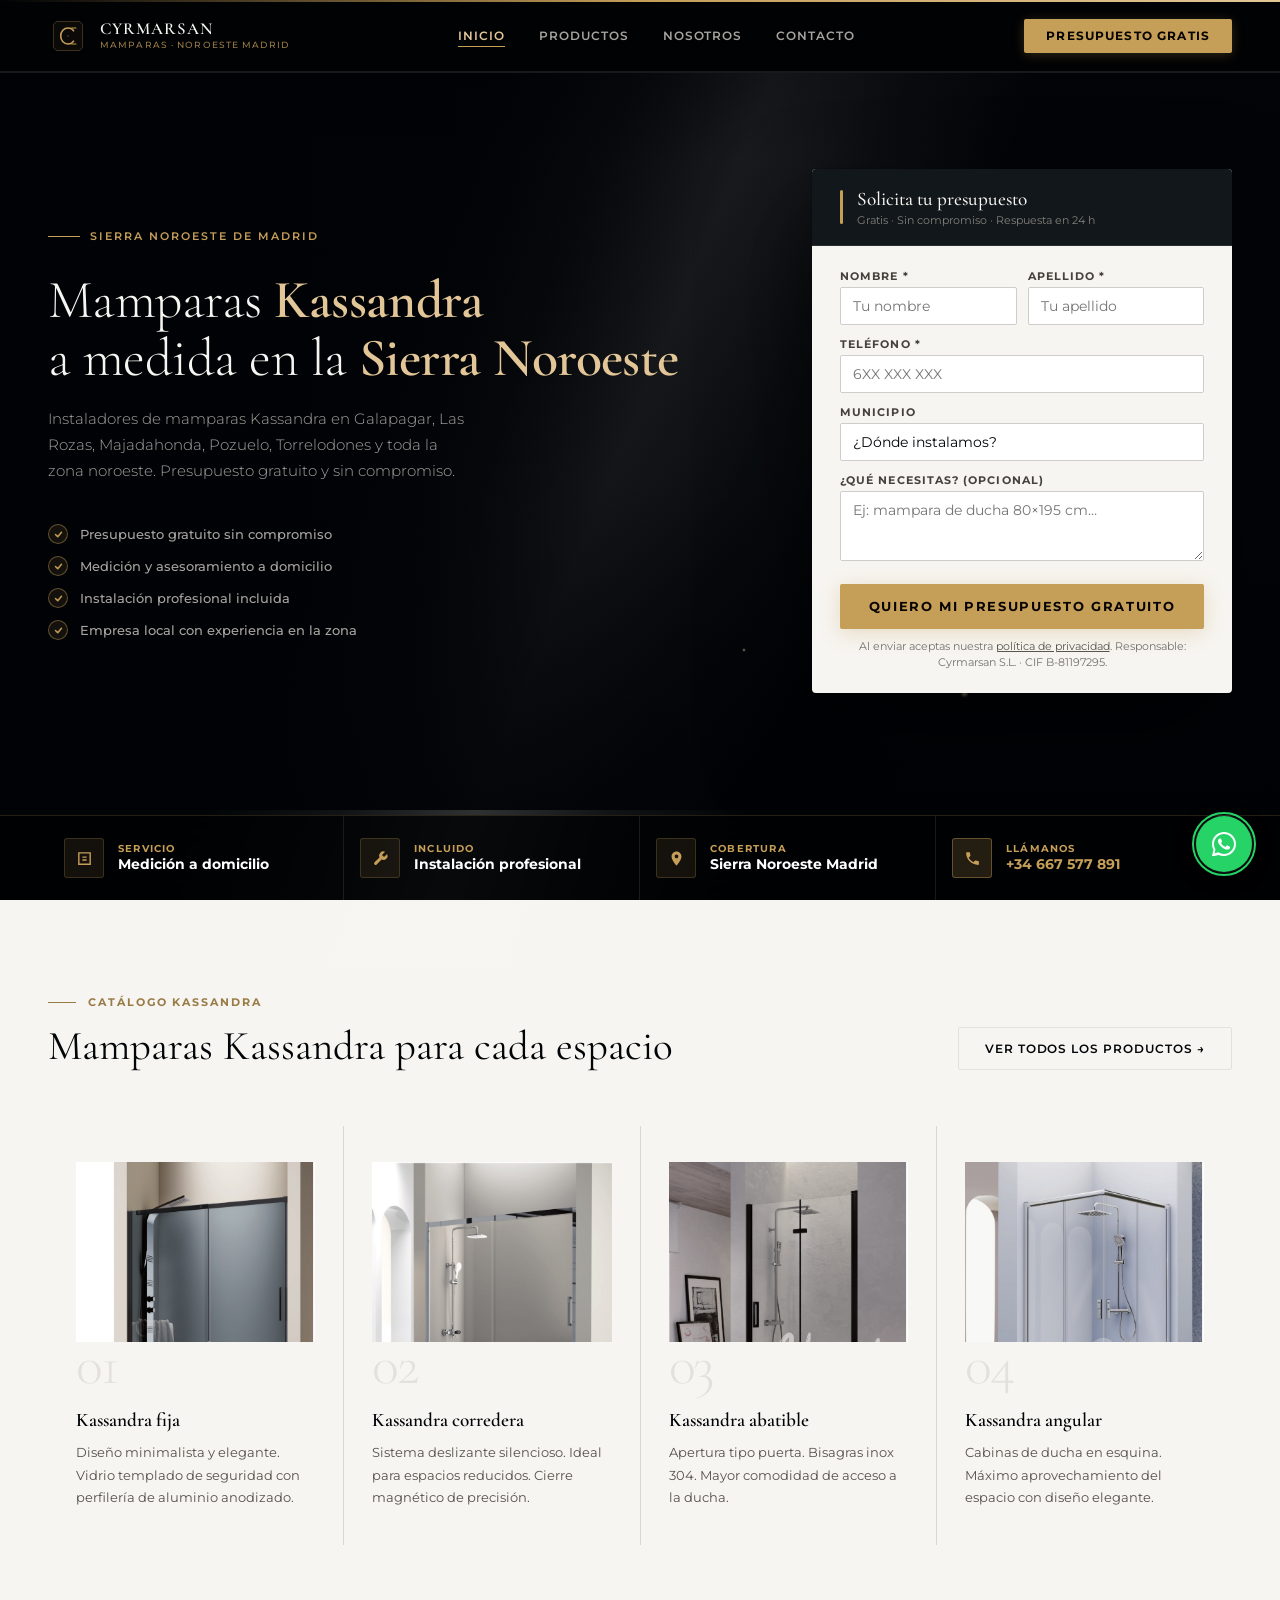
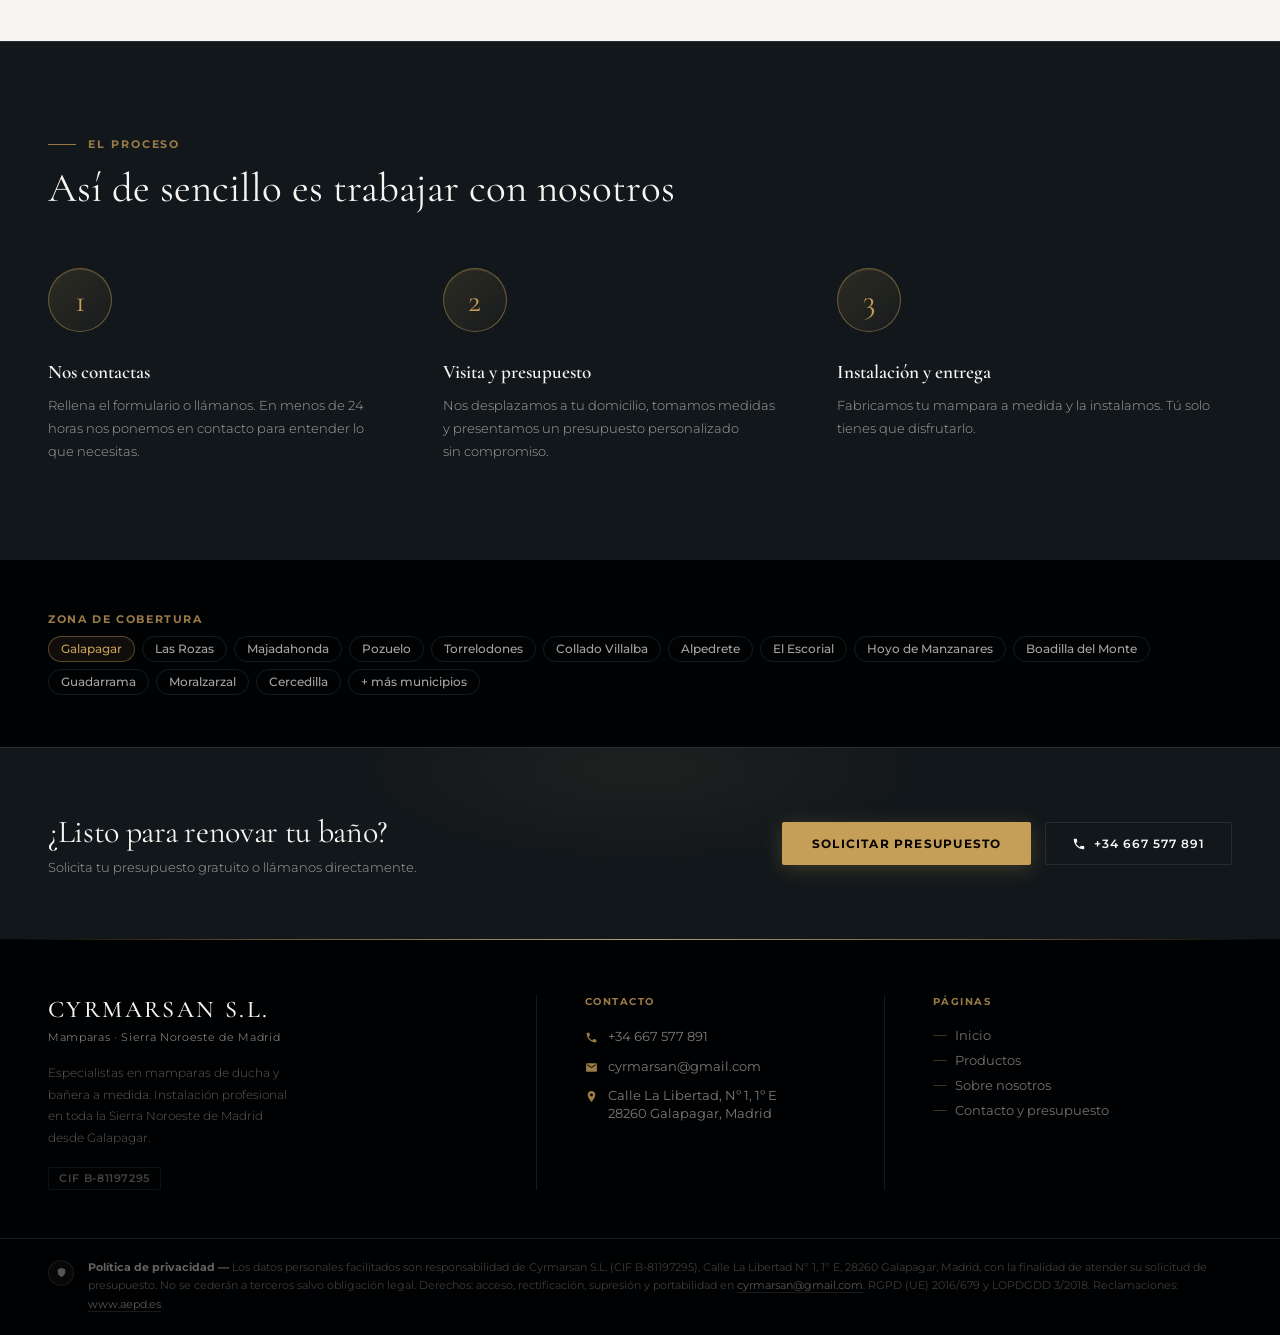
<file: index.html>
<!DOCTYPE html>
<html lang="es">
<head>
  <meta charset="UTF-8" />
  <meta name="viewport" content="width=device-width, initial-scale=1.0" />
  <!-- Google Consent Mode v2 -->
  <script>
    window.dataLayer = window.dataLayer || [];
    function gtag(){dataLayer.push(arguments);}
    gtag('consent', 'default', {
      analytics_storage:    'denied',
      ad_storage:           'denied',
      ad_user_data:         'denied',
      ad_personalization:   'denied',
      wait_for_update:       500
    });
    try {
      if (localStorage.getItem('cyrmarsan_cookie_consent') === 'accepted') {
        gtag('consent', 'update', { analytics_storage: 'granted' });
      }
    } catch(e) {}
  </script>
  <!-- Google Tag Manager -->
  <script>(function(w,d,s,l,i){w[l]=w[l]||[];w[l].push({'gtm.start':
  new Date().getTime(),event:'gtm.js'});var f=d.getElementsByTagName(s)[0],
  j=d.createElement(s),dl=l!='dataLayer'?'&l='+l:'';j.async=true;j.src=
  'https://www.googletagmanager.com/gtm.js?id='+i+dl;f.parentNode.insertBefore(j,f);
  })(window,document,'script','dataLayer','GTM-W7MDK8Z3');</script>
  <!-- End Google Tag Manager -->
  <title>Mamparas Kassandra · Sierra Noroeste Madrid | Cyrmarsan S.L.</title>
  <meta name="description" content="Instaladores oficiales de mamparas Kassandra en la Sierra Noroeste de Madrid. Ducha y bañera a medida en Galapagar, Las Rozas, Majadahonda, Pozuelo y más. Presupuesto gratuito." />
  <link rel="preconnect" href="https://fonts.googleapis.com" />
  <link rel="preconnect" href="https://fonts.gstatic.com" crossorigin />
  <link href="https://fonts.googleapis.com/css2?family=Cormorant+Garamond:wght@300;400;500;600;700&family=Montserrat:wght@300;400;500;600;700&display=swap" rel="stylesheet" />
  <link rel="stylesheet" href="styles.css" />
  <script type="application/ld+json">
  {
    "@context": "https://schema.org",
    "@type": "HomeAndConstructionBusiness",
    "name": "Cyrmarsan S.L.",
    "legalName": "Cyrmarsan S.L.",
    "taxID": "B-81197295",
    "description": "Instaladores especializados en mamparas de ducha y bañera a medida en la Sierra Noroeste de Madrid. Distribuidor e instalador de mamparas Kassandra. Presupuesto gratuito y visita a domicilio.",
    "url": "https://mamparas-noroeste-madrid.vercel.app/",
    "telephone": "+34667577891",
    "email": "cyrmarsan@gmail.com",
    "address": {
      "@type": "PostalAddress",
      "streetAddress": "Calle La Libertad, Nº 1, 1º E",
      "addressLocality": "Galapagar",
      "postalCode": "28260",
      "addressRegion": "Madrid",
      "addressCountry": "ES"
    },
    "geo": {
      "@type": "GeoCoordinates",
      "latitude": 40.5739,
      "longitude": -4.0006
    },
    "areaServed": [
      "Galapagar","Las Rozas","Majadahonda","Pozuelo de Alarcón","Torrelodones",
      "Collado Villalba","Alpedrete","El Escorial","San Lorenzo de El Escorial",
      "Boadilla del Monte","Hoyo de Manzanares","Moralzarzal","Guadarrama",
      "Collado Mediano","Los Molinos","Cercedilla","Navacerrada",
      "Becerril de la Sierra","Villanueva del Pardillo","Brunete"
    ],
    "priceRange": "€€",
    "openingHoursSpecification": [
      {
        "@type": "OpeningHoursSpecification",
        "dayOfWeek": ["Monday","Tuesday","Wednesday","Thursday","Friday"],
        "opens": "09:00",
        "closes": "20:00"
      },
      {
        "@type": "OpeningHoursSpecification",
        "dayOfWeek": "Saturday",
        "opens": "10:00",
        "closes": "14:00"
      }
    ],
    "hasOfferCatalog": {
      "@type": "OfferCatalog",
      "name": "Mamparas de ducha y bañera Kassandra",
      "itemListElement": [
        {"@type": "Offer", "itemOffered": {"@type": "Service", "name": "Mampara de ducha corredera a medida"}},
        {"@type": "Offer", "itemOffered": {"@type": "Service", "name": "Mampara de ducha abatible a medida"}},
        {"@type": "Offer", "itemOffered": {"@type": "Service", "name": "Mampara de ducha fija a medida"}},
        {"@type": "Offer", "itemOffered": {"@type": "Service", "name": "Mampara de bañera a medida"}}
      ]
    },
    "sameAs": [
      "https://wa.me/34667577891"
    ]
  }
  </script>
  <style>
    body { padding-top: 0; } /* hero goes full bleed */

    /* ── HERO ── */
    .hero {
      position: relative; min-height: 100vh;
      display: flex; flex-direction: column;
      padding-bottom: 90px; /* space for floating trust bar */
    }

    .hero::before {
      content: ''; position: absolute; top: var(--nav-h); left: 0; right: 0;
      height: 1px;
      background: linear-gradient(to right, oklch(72% 0.10 80 / 0.2), transparent);
      z-index: 3;
    }

    .hero-bg {
      position: absolute; top: 0; left: 0; right: 0; bottom: 90px;
      background-size: cover; background-position: center;
      z-index: 0;
      animation: kenBurns 24s ease-in-out infinite alternate;
    }

    @keyframes kenBurns {
      0%   { transform: scale(1.10) translate(-2%, 1%); }
      100% { transform: scale(1.06) translate(2%, -1%); }
    }

    .hero-bg::after {
      content: ''; position: absolute; inset: -20%;
      background: linear-gradient(112deg,
        transparent 38%, oklch(98% 0.005 80 / 0.06) 44%,
        oklch(98% 0.005 80 / 0.18) 50%, oklch(98% 0.005 80 / 0.06) 56%, transparent 62%);
      animation: lightSweep 9s cubic-bezier(0.4,0,0.6,1) infinite;
      pointer-events: none;
    }

    @keyframes lightSweep {
      0%   { transform: translateX(-100%); opacity: 0; }
      8%   { opacity: 1; }
      65%  { opacity: 1; }
      85%  { transform: translateX(140%); opacity: 0; }
      100% { transform: translateX(140%); opacity: 0; }
    }

    .hero-overlay {
      position: absolute; top: 0; left: 0; right: 0; bottom: 90px;
      background:
        linear-gradient(to right,
          oklch(8% 0.02 250 / 0.88) 0%,
          oklch(8% 0.02 250 / 0.78) 30%,
          oklch(8% 0.02 250 / 0.45) 55%,
          oklch(8% 0.02 250 / 0.18) 75%,
          oklch(8% 0.02 250 / 0.08) 100%
        ),
        linear-gradient(to bottom,
          oklch(8% 0.02 250 / 0.55) 0%,
          oklch(8% 0.02 250 / 0.10) 20%,
          oklch(8% 0.02 250 / 0.10) 60%,
          oklch(8% 0.02 250 / 0.75) 100%
        );
      z-index: 1;
    }

    .hero-particles { position: absolute; top: 0; left: 0; right: 0; bottom: 90px; z-index: 2; pointer-events: none; overflow: hidden; }
    .p { position: absolute; border-radius: 50%; background: radial-gradient(circle, oklch(92% 0.05 80 / 0.55) 0%, transparent 70%); animation: floatP var(--d) ease-in-out var(--dl) infinite; }
    @keyframes floatP { 0% { transform: translateY(16px) scale(0.5); opacity: 0; } 25% { opacity: 0.9; } 75% { opacity: 0.4; } 100% { transform: translateY(-64px) scale(1.4); opacity: 0; } }

    .hero-main {
      position: relative; z-index: 3;
      flex: 1; display: flex; align-items: center;
      max-width: 1280px; width: 100%;
      margin: 0 auto;
      padding: calc(var(--nav-h) + 40px) 48px 60px;
      gap: 72px;
    }

    .hero-copy { flex: 1; min-width: 0; }

    .eyebrow { display: inline-flex; align-items: center; gap: 10px; margin-bottom: 28px; }
    .eyebrow-line { width: 32px; height: 1px; background: var(--gold); }
    .eyebrow-text { font-size: 0.7rem; font-weight: 600; letter-spacing: 0.18em; text-transform: uppercase; color: var(--gold); }

    .hero-title {
      font-family: 'Cormorant Garamond', serif;
      font-size: clamp(2.4rem, 4.2vw, 4rem);
      font-weight: 300; line-height: 1.08; letter-spacing: -0.01em;
      margin-bottom: 20px; text-wrap: pretty;
    }

    .hero-title strong { font-weight: 600; display: block; color: var(--gold-light); }

    .hero-subtitle {
      font-size: 0.92rem; font-weight: 300;
      color: var(--muted); line-height: 1.75; max-width: 420px;
      margin-bottom: 40px; text-wrap: pretty;
    }

    .hero-features { list-style: none; display: flex; flex-direction: column; gap: 12px; }

    .hero-features li { display: flex; align-items: center; gap: 12px; font-size: 0.84rem; font-weight: 500; color: var(--muted); }

    .fmark {
      width: 20px; height: 20px; border-radius: 50%; flex-shrink: 0;
      border: 1px solid oklch(72% 0.10 80 / 0.45);
      background: oklch(72% 0.10 80 / 0.10);
      display: flex; align-items: center; justify-content: center;
    }

    .fmark svg { width: 9px; height: 9px; stroke: var(--gold); fill: none; stroke-width: 2; stroke-linecap: round; stroke-linejoin: round; }

    /* Form */
    .form-wrap { width: 420px; flex-shrink: 0; }

    .form-card {
      background: var(--cream); border-radius: 4px; color: var(--ink); overflow: hidden;
      box-shadow: 0 0 0 1px oklch(0% 0 0 / 0.12), 0 48px 100px oklch(0% 0 0 / 0.6);
    }

    .form-header {
      background: var(--ink-mid); padding: 18px 28px;
      border-bottom: 1px solid var(--line);
      display: flex; align-items: center; gap: 14px;
    }

    .form-accent { width: 3px; height: 34px; background: var(--gold); border-radius: 2px; flex-shrink: 0; }

    .form-title { font-family: 'Cormorant Garamond', serif; font-size: 1.2rem; font-weight: 500; color: var(--cream); }
    .form-sub { font-size: 0.7rem; color: oklch(60% 0.01 80); margin-top: 2px; }

    .form-body { padding: 24px 28px 22px; }
    .form-group { margin-bottom: 13px; }

    label { display: block; font-size: 0.67rem; font-weight: 700; color: oklch(38% 0.01 80); margin-bottom: 4px; letter-spacing: 0.1em; text-transform: uppercase; }

    input, select, textarea {
      width: 100%; padding: 10px 12px;
      border: 1.5px solid oklch(85% 0.005 80); border-radius: 2px;
      font-family: 'Montserrat', sans-serif; font-size: 0.87rem;
      color: var(--ink); background: #fff;
      transition: border-color 0.2s, box-shadow 0.2s;
      outline: none; -webkit-appearance: none;
    }

    input:focus, select:focus, textarea:focus { border-color: var(--gold-dim); box-shadow: 0 0 0 3px oklch(72% 0.10 80 / 0.12); }

    textarea { resize: vertical; min-height: 70px; }

    .form-row { display: grid; grid-template-columns: 1fr 1fr; gap: 11px; }

    .btn-submit {
      width: 100%; padding: 15px 24px;
      background: var(--gold); color: oklch(10% 0.02 80);
      font-family: 'Montserrat', sans-serif; font-size: 0.8rem;
      font-weight: 700; letter-spacing: 0.13em; text-transform: uppercase;
      border: none; border-radius: 2px; cursor: pointer; margin-top: 6px;
      transition: background 0.2s, transform 0.15s;
      box-shadow: 0 4px 20px oklch(72% 0.10 80 / 0.3);
    }

    .btn-submit:hover { background: var(--gold-light); transform: translateY(-1px); }
    .btn-submit:disabled { opacity: 0.7; cursor: not-allowed; transform: none; }

    .form-legal { font-size: 0.66rem; color: oklch(55% 0.005 80); margin-top: 10px; line-height: 1.55; text-align: center; }
    .form-legal a { color: oklch(45% 0.01 80); text-decoration: underline; }

    .form-success { display: none; text-align: center; padding: 36px 20px; }
    .form-success.visible { display: block; }
    .form-form.hidden { display: none; }

    .success-icon { width: 50px; height: 50px; border-radius: 50%; background: oklch(58% 0.15 145 / 0.12); border: 1px solid oklch(58% 0.15 145 / 0.5); display: flex; align-items: center; justify-content: center; margin: 0 auto 14px; font-size: 20px; }
    .success-title { font-family: 'Cormorant Garamond', serif; font-size: 1.4rem; font-weight: 600; color: var(--ink); margin-bottom: 8px; }
    .success-body { font-size: 0.82rem; color: oklch(42% 0.01 80); line-height: 1.7; }

    /* ── SERVICES PREVIEW ── */
    .services { background: var(--cream); padding: 96px 48px; }
    .services-inner { max-width: 1280px; margin: 0 auto; }

    .services-header { display: flex; align-items: flex-end; justify-content: space-between; gap: 40px; flex-wrap: wrap; margin-bottom: 56px; }

    .services-grid { display: grid; grid-template-columns: repeat(4, 1fr); gap: 1px; background: oklch(88% 0.005 80); }

    .service-card-img {
      width: 100%; aspect-ratio: 4/3;
      overflow: hidden;
      background: oklch(94% 0.004 80);
    }

    .service-card-img img {
      width: 100%; height: 100%;
      object-fit: cover; object-position: center top;
      transition: transform 0.5s ease;
      display: block;
    }

    .service-card:hover .service-card-img img { transform: scale(1.06); }

    .service-card {
      background: var(--cream); padding: 36px 28px;
      transition: background 0.3s; position: relative; overflow: hidden;
      cursor: default;
    }

    .service-card::after {
      content: ''; position: absolute; bottom: 0; left: 0; right: 0; height: 2px;
      background: linear-gradient(to right, var(--gold-dim), var(--gold));
      transform: scaleX(0); transform-origin: left;
      transition: transform 0.4s cubic-bezier(0.25, 0.46, 0.45, 0.94);
    }

    .service-card:hover::after { transform: scaleX(1); }
    .service-card:hover { background: oklch(98% 0.004 80); }

    .service-num { font-family: 'Cormorant Garamond', serif; font-size: 3.5rem; font-weight: 300; color: oklch(91% 0.004 80); line-height: 0.85; margin-bottom: 20px; letter-spacing: -0.04em; }
    .service-icon { width: 32px; height: 32px; margin-bottom: 16px; }
    .service-icon svg { width: 100%; height: 100%; fill: var(--gold-dim); }
    .service-title { font-family: 'Cormorant Garamond', serif; font-size: 1.2rem; font-weight: 600; color: var(--ink); margin-bottom: 10px; line-height: 1.2; }
    .service-body { font-size: 0.8rem; color: oklch(44% 0.01 80); line-height: 1.75; text-wrap: pretty; }

    /* ── HOW SECTION ── */
    .how { background: var(--ink-mid); border-top: 1px solid var(--line); padding: 96px 48px; }
    .how-inner { max-width: 1280px; margin: 0 auto; }

    .steps-grid { display: grid; grid-template-columns: repeat(3, 1fr); gap: 0; margin-top: 56px; position: relative; }

    .step { padding: 0 40px 0 0; }
    .step:last-child { padding-right: 0; }

    .step-num {
      width: 64px; height: 64px; border-radius: 50%;
      border: 1.5px solid oklch(72% 0.10 80 / 0.5);
      background: linear-gradient(135deg, oklch(72% 0.10 80 / 0.15), oklch(72% 0.10 80 / 0.04));
      display: flex; align-items: center; justify-content: center;
      font-family: 'Cormorant Garamond', serif; font-size: 2rem; font-weight: 400; color: var(--gold);
      margin-bottom: 28px;
      box-shadow: inset 0 1px 0 oklch(72% 0.10 80 / 0.2);
      position: relative; z-index: 1;
      background-clip: padding-box;
    }

    .step-title { font-family: 'Cormorant Garamond', serif; font-size: 1.2rem; font-weight: 600; color: var(--cream); margin-bottom: 10px; }
    .step-body { font-size: 0.82rem; font-weight: 300; color: var(--muted); line-height: 1.75; text-wrap: pretty; }

    /* ── ZONE STRIP ── */
    .zone-strip { background: oklch(8% 0.015 250); border-top: 1px solid var(--line); padding: 52px 48px; }
    .zone-strip-inner { max-width: 1280px; margin: 0 auto; display: flex; align-items: center; gap: 48px; flex-wrap: wrap; }
    .zone-label { font-size: 0.68rem; font-weight: 700; letter-spacing: 0.15em; text-transform: uppercase; color: var(--gold-dim); margin-bottom: 10px; }
    .munis { display: flex; flex-wrap: wrap; gap: 7px; }
    .muni { padding: 5px 12px; border: 1px solid var(--line); border-radius: 100px; font-size: 0.74rem; font-weight: 500; color: var(--muted); transition: all 0.2s; cursor: default; }
    .muni:hover { border-color: oklch(72% 0.10 80 / 0.5); color: var(--gold-light); background: oklch(72% 0.10 80 / 0.06); }
    .muni.hl { border-color: oklch(72% 0.10 80 / 0.4); color: var(--gold); background: oklch(72% 0.10 80 / 0.08); }


    /* Responsive */
    @media (max-width: 860px) {
      .hero-main { flex-direction: column; align-items: stretch; padding: calc(var(--nav-h) + 24px) 24px 36px; gap: 36px; }
      .hero-overlay { background: linear-gradient(to bottom, oklch(8% 0.02 250 / 0.88) 0%, oklch(8% 0.02 250 / 0.78) 100%); }
      .hero-copy { text-align: center; }
      .eyebrow { justify-content: center; }
      .hero-subtitle { max-width: 100%; margin-inline: auto; }
      .hero-features { align-items: center; }
      .form-wrap { width: 100%; }
      .services { padding: 64px 24px; }
      .services-grid { grid-template-columns: repeat(2, 1fr); }
      .how { padding: 64px 24px; }
      .steps-grid { grid-template-columns: 1fr; gap: 36px; }
      .zone-strip { padding: 40px 24px; }
    }

    @media (max-width: 480px) {
      .form-row { grid-template-columns: 1fr; }
      .services-grid { grid-template-columns: 1fr; }
      .services-header { flex-direction: column; align-items: flex-start; }
    }
  </style>
</head>
<body>
<noscript><iframe src="https://www.googletagmanager.com/ns.html?id=GTM-W7MDK8Z3" height="0" width="0" style="display:none;visibility:hidden"></iframe></noscript>

<!-- NAVBAR -->
<nav class="navbar" id="navbar">
  <div class="nav-inner">
    <a href="index.html" class="nav-logo">
      <div class="nav-logo-mark">
        <svg viewBox="0 0 44 44" fill="none" xmlns="http://www.w3.org/2000/svg">
          <!-- Marco exterior con esquinas cortadas -->
          <path d="M6 2h32l4 4v32l-4 4H6l-4-4V6z" stroke="oklch(72% 0.10 80 / 0.55)" stroke-width="0.75" fill="oklch(72% 0.10 80 / 0.06)"/>
          <!-- C serif estilizada -->
          <path d="M30 15.5
            C28.5 12.8 25.5 11 22 11
            C16.5 11 12 15.5 12 22
            C12 28.5 16.5 33 22 33
            C25.5 33 28.5 31.2 30 28.5"
            stroke="oklch(72% 0.10 80)" stroke-width="2.2" stroke-linecap="butt" fill="none"/>
          <!-- Serif superior -->
          <line x1="27" y1="11" x2="33" y2="11" stroke="oklch(72% 0.10 80)" stroke-width="1.4" stroke-linecap="round"/>
          <!-- Serif inferior -->
          <line x1="27" y1="33" x2="33" y2="33" stroke="oklch(72% 0.10 80)" stroke-width="1.4" stroke-linecap="round"/>
          <!-- Punto de acento dorado -->
          <circle cx="22" cy="22" r="1.2" fill="oklch(72% 0.10 80 / 0.4)"/>
        </svg>
      </div>
      <div class="nav-logo-text">
        <div class="nav-logo-name">Cyrmarsan</div>
        <div class="nav-logo-sub">Mamparas · Noroeste Madrid</div>
      </div>
    </a>
    <ul class="nav-links">
      <li><a href="index.html" class="active">Inicio</a></li>
      <li><a href="productos.html">Productos</a></li>
      <li><a href="sobre-nosotros.html">Nosotros</a></li>
      <li><a href="contacto.html">Contacto</a></li>
    </ul>
    <a href="contacto.html" class="nav-cta">Presupuesto gratis</a>
    <button class="nav-burger" id="burger" aria-label="Menú">
      <span></span><span></span><span></span>
    </button>
  </div>
</nav>

<div class="nav-drawer" id="drawer">
  <a href="index.html" class="active">Inicio</a>
  <a href="productos.html">Productos</a>
  <a href="sobre-nosotros.html">Nosotros</a>
  <a href="contacto.html">Contacto</a>
  <a href="contacto.html" class="nav-drawer-cta">Presupuesto gratuito →</a>
</div>

<!-- HERO -->
<section class="hero">
  <div class="hero-bg" id="heroBg"></div>
  <div class="hero-overlay"></div>
  <div class="hero-particles" id="heroParticles"></div>

  <div class="hero-main">
    <div class="hero-copy">
      <div class="eyebrow">
        <span class="eyebrow-line"></span>
        <span class="eyebrow-text">Sierra Noroeste de Madrid</span>
      </div>
      <h1 class="hero-title">
        Mamparas <span style="color:var(--gold-light);font-weight:600">Kassandra</span><br />
        a medida en la <span style="font-weight:600;color:var(--gold-light)">Sierra Noroeste</span>
      </h1>
      <p class="hero-subtitle">
        Instaladores de mamparas Kassandra en Galapagar, Las Rozas, Majadahonda, Pozuelo, Torrelodones y toda la zona noroeste. Presupuesto gratuito y sin compromiso.
      </p>
      <ul class="hero-features">
        <li><span class="fmark"><svg viewBox="0 0 12 12"><polyline points="2,6 5,9 10,3"/></svg></span> Presupuesto gratuito sin compromiso</li>
        <li><span class="fmark"><svg viewBox="0 0 12 12"><polyline points="2,6 5,9 10,3"/></svg></span> Medición y asesoramiento a domicilio</li>
        <li><span class="fmark"><svg viewBox="0 0 12 12"><polyline points="2,6 5,9 10,3"/></svg></span> Instalación profesional incluida</li>
        <li><span class="fmark"><svg viewBox="0 0 12 12"><polyline points="2,6 5,9 10,3"/></svg></span> Empresa local con experiencia en la zona</li>
      </ul>
    </div>

    <div class="form-wrap">
      <div class="form-card">
        <div class="form-header">
          <div class="form-accent"></div>
          <div>
            <p class="form-title">Solicita tu presupuesto</p>
            <p class="form-sub">Gratis · Sin compromiso · Respuesta en 24 h</p>
          </div>
        </div>
        <div class="form-body">
          <div class="form-success" id="formSuccess">
            <div class="success-icon">✓</div>
            <p class="success-title">¡Solicitud recibida!</p>
            <p class="success-body">Nos pondremos en contacto en menos de 24 horas.<br /><br /><strong><a href="tel:+34667577891" style="color:oklch(60% 0.08 80)">+34 667 577 891</a></strong></p>
          </div>
          <form id="leadForm" class="form-form" action="https://formspree.io/f/myklwwzq" method="POST">
            <div class="form-row">
              <div class="form-group">
                <label for="nombre">Nombre *</label>
                <input type="text" id="nombre" name="nombre" placeholder="Tu nombre" required autocomplete="given-name" />
              </div>
              <div class="form-group">
                <label for="apellido">Apellido *</label>
                <input type="text" id="apellido" name="apellido" placeholder="Tu apellido" required autocomplete="family-name" />
              </div>
            </div>
            <div class="form-group">
              <label for="telefono">Teléfono *</label>
              <input type="tel" id="telefono" name="telefono" placeholder="6XX XXX XXX" required autocomplete="tel" maxlength="9" />
            </div>
            <div class="form-group">
              <label for="municipio">Municipio</label>
              <select id="municipio" name="municipio">
                <option value="">¿Dónde instalamos?</option>
                <option>Galapagar</option><option>Las Rozas</option><option>Majadahonda</option>
                <option>Pozuelo de Alarcón</option><option>Torrelodones</option>
                <option>Collado Villalba</option><option>Alpedrete</option>
                <option>El Escorial</option><option>Otro municipio</option>
              </select>
            </div>
            <div class="form-group">
              <label for="mensaje">¿Qué necesitas? (opcional)</label>
              <textarea id="mensaje" name="mensaje" placeholder="Ej: mampara de ducha 80×195 cm…"></textarea>
            </div>
            <input type="hidden" name="_subject" value="Nueva solicitud de presupuesto mampara" />
            <input type="hidden" name="origen" value="Web Inicio" />
            <button type="submit" class="btn-submit" id="submitBtn">Quiero mi presupuesto gratuito</button>
            <p class="form-legal">Al enviar aceptas nuestra <a href="contacto.html#privacidad">política de privacidad</a>. Responsable: Cyrmarsan S.L. · CIF B-81197295.</p>
          </form>
        </div>
      </div>
    </div>
  </div>

  <!-- Trust bar — flotando sobre la foto -->
  <div class="trust-bar" style="position:absolute;bottom:0;left:0;right:0;z-index:4;background:oklch(6% 0.018 250 / 0.82);border-top:1px solid oklch(72% 0.10 80 / 0.18);backdrop-filter:blur(24px);-webkit-backdrop-filter:blur(24px);">
    <div class="trust-inner">
      <div class="trust-item">
        <div class="trust-icon-wrap"><svg viewBox="0 0 24 24"><path d="M3 3h2v18H3zm16 0H5v2h14v14H5v2h16V3zM9 9h6v2H9zm0 4h6v2H9z"/></svg></div>
        <div><div class="trust-label">Servicio</div><div class="trust-value">Medición a domicilio</div></div>
      </div>
      <div class="trust-item">
        <div class="trust-icon-wrap"><svg viewBox="0 0 24 24"><path d="M14.7 6.3a1 1 0 0 0 0 1.4l1.6 1.6a1 1 0 0 0 1.4 0l3.77-3.77a6 6 0 0 1-7.94 7.94l-6.91 6.91a2.12 2.12 0 0 1-3-3l6.91-6.91a6 6 0 0 1 7.94-7.94l-3.76 3.76z"/></svg></div>
        <div><div class="trust-label">Incluido</div><div class="trust-value">Instalación profesional</div></div>
      </div>
      <div class="trust-item">
        <div class="trust-icon-wrap"><svg viewBox="0 0 24 24"><path d="M12 2C8.13 2 5 5.13 5 9c0 5.25 7 13 7 13s7-7.75 7-13c0-3.87-3.13-7-7-7zm0 9.5c-1.38 0-2.5-1.12-2.5-2.5s1.12-2.5 2.5-2.5 2.5 1.12 2.5 2.5-1.12 2.5-2.5 2.5z"/></svg></div>
        <div><div class="trust-label">Cobertura</div><div class="trust-value">Sierra Noroeste Madrid</div></div>
      </div>
      <a href="tel:+34667577891" class="trust-item">
        <div class="trust-icon-wrap" style="background:oklch(72% 0.10 80 / 0.18);border-color:oklch(72% 0.10 80 / 0.4);"><svg viewBox="0 0 24 24"><path d="M6.62 10.79a15.053 15.053 0 0 0 6.59 6.59l2.2-2.2a1 1 0 0 1 1.01-.24c1.12.37 2.33.57 3.58.57a1 1 0 0 1 1 1V20a1 1 0 0 1-1 1C10.61 21 3 13.39 3 4a1 1 0 0 1 1-1h3.5a1 1 0 0 1 1 1c0 1.25.2 2.45.57 3.58a1 1 0 0 1-.25 1.01l-2.2 2.2z"/></svg></div>
        <div><div class="trust-label">Llámanos</div><div class="trust-value" style="color:var(--gold)">+34 667 577 891</div></div>
      </a>
    </div>
  </div>
</section>

<!-- SERVICIOS PREVIEW -->
<section class="services">
  <div class="services-inner">
    <div class="services-header">
      <div>
        <div class="section-eyebrow reveal">
          <span class="section-eyebrow-line" style="background:oklch(60% 0.08 80)"></span>
          <span class="section-eyebrow-text">Catálogo Kassandra</span>
        </div>
        <h2 class="section-title dark reveal">Mamparas Kassandra para cada espacio</h2>
      </div>
      <a href="productos.html" class="btn-ghost reveal" style="color:var(--ink);border-color:var(--line-light)">Ver todos los productos →</a>
    </div>
    <div class="services-grid">
      <div class="service-card reveal" style="transition-delay:0.05s">
        <div class="service-card-img"><img src="uploads/Luna.jpg" alt="Kassandra fija" /></div>
        <div class="service-num">01</div>
        <h3 class="service-title">Kassandra fija</h3>
        <p class="service-body">Diseño minimalista y elegante. Vidrio templado de seguridad con perfilería de aluminio anodizado.</p>
      </div>
      <div class="service-card reveal" style="transition-delay:0.1s">
        <div class="service-card-img"><img src="uploads/Luka.jpg" alt="Kassandra corredera" /></div>
        <div class="service-num">02</div>
        <h3 class="service-title">Kassandra corredera</h3>
        <p class="service-body">Sistema deslizante silencioso. Ideal para espacios reducidos. Cierre magnético de precisión.</p>
      </div>
      <div class="service-card reveal" style="transition-delay:0.15s">
        <div class="service-card-img"><img src="uploads/Nardi.jpg" alt="Kassandra abatible" /></div>
        <div class="service-num">03</div>
        <h3 class="service-title">Kassandra abatible</h3>
        <p class="service-body">Apertura tipo puerta. Bisagras inox 304. Mayor comodidad de acceso a la ducha.</p>
      </div>
      <div class="service-card reveal" style="transition-delay:0.2s">
        <div class="service-card-img"><img src="uploads/Siena.jpg" alt="Kassandra angular" /></div>
        <div class="service-num">04</div>
        <h3 class="service-title">Kassandra angular</h3>
        <p class="service-body">Cabinas de ducha en esquina. Máximo aprovechamiento del espacio con diseño elegante.</p>
      </div>
    </div>
  </div>
</section>

<!-- CÓMO FUNCIONA -->
<section class="how">
  <div class="how-inner">
    <div class="section-eyebrow reveal"><span class="section-eyebrow-line"></span><span class="section-eyebrow-text">El proceso</span></div>
    <h2 class="section-title reveal" style="margin-bottom:0">Así de sencillo es trabajar con nosotros</h2>
    <div class="steps-grid">
      <div class="step reveal" style="transition-delay:0.05s">
        <div class="step-num">1</div>
        <h3 class="step-title">Nos contactas</h3>
        <p class="step-body">Rellena el formulario o llámanos. En menos de 24 horas nos ponemos en contacto para entender lo que necesitas.</p>
      </div>
      <div class="step reveal" style="transition-delay:0.15s">
        <div class="step-num">2</div>
        <h3 class="step-title">Visita y presupuesto</h3>
        <p class="step-body">Nos desplazamos a tu domicilio, tomamos medidas y presentamos un presupuesto personalizado sin compromiso.</p>
      </div>
      <div class="step reveal" style="transition-delay:0.25s">
        <div class="step-num">3</div>
        <h3 class="step-title">Instalación y entrega</h3>
        <p class="step-body">Fabricamos tu mampara a medida y la instalamos. Tú solo tienes que disfrutarlo.</p>
      </div>
    </div>
  </div>
</section>

<!-- ZONA -->
<div class="zone-strip">
  <div class="zone-strip-inner">
    <div class="reveal">
      <div class="zone-label">Zona de cobertura</div>
      <div class="munis">
        <span class="muni hl">Galapagar</span>
        <span class="muni">Las Rozas</span><span class="muni">Majadahonda</span>
        <span class="muni">Pozuelo</span><span class="muni">Torrelodones</span>
        <span class="muni">Collado Villalba</span><span class="muni">Alpedrete</span>
        <span class="muni">El Escorial</span><span class="muni">Hoyo de Manzanares</span>
        <span class="muni">Boadilla del Monte</span><span class="muni">Guadarrama</span>
        <span class="muni">Moralzarzal</span><span class="muni">Cercedilla</span>
        <span class="muni">+ más municipios</span>
      </div>
    </div>
  </div>
</div>

<!-- CTA STRIP -->
<div class="cta-strip">
  <div class="cta-strip-inner reveal">
    <div>
      <h3 class="cta-strip-title">¿Listo para renovar tu baño?</h3>
      <p class="cta-strip-sub">Solicita tu presupuesto gratuito o llámanos directamente.</p>
    </div>
    <div class="cta-strip-actions">
      <a href="contacto.html" class="btn-gold">Solicitar presupuesto</a>
      <a href="tel:+34667577891" class="btn-ghost">
        <svg width="14" height="14" viewBox="0 0 24 24" fill="currentColor"><path d="M6.62 10.79a15.053 15.053 0 0 0 6.59 6.59l2.2-2.2a1 1 0 0 1 1.01-.24c1.12.37 2.33.57 3.58.57a1 1 0 0 1 1 1V20a1 1 0 0 1-1 1C10.61 21 3 13.39 3 4a1 1 0 0 1 1-1h3.5a1 1 0 0 1 1 1c0 1.25.2 2.45.57 3.58a1 1 0 0 1-.25 1.01l-2.2 2.2z"/></svg>
        +34 667 577 891
      </a>
    </div>
  </div>
</div>

<!-- FOOTER -->
<footer>
  <div class="footer-inner">
    <div class="footer-main">
      <div class="footer-col">
        <div class="footer-logo">Cyrmarsan S.L.</div>
        <div class="footer-tagline">Mamparas · Sierra Noroeste de Madrid</div>
        <p class="footer-desc">Especialistas en mamparas de ducha y bañera a medida. Instalación profesional en toda la Sierra Noroeste de Madrid desde Galapagar.</p>
        <span class="footer-cif">CIF B-81197295</span>
      </div>
      <div class="footer-col">
        <p class="footer-col-label">Contacto</p>
        <ul class="footer-contact-list">
          <li><svg viewBox="0 0 24 24"><path d="M6.62 10.79a15.053 15.053 0 0 0 6.59 6.59l2.2-2.2a1 1 0 0 1 1.01-.24c1.12.37 2.33.57 3.58.57a1 1 0 0 1 1 1V20a1 1 0 0 1-1 1C10.61 21 3 13.39 3 4a1 1 0 0 1 1-1h3.5a1 1 0 0 1 1 1c0 1.25.2 2.45.57 3.58a1 1 0 0 1-.25 1.01l-2.2 2.2z"/></svg><a href="tel:+34667577891">+34 667 577 891</a></li>
          <li><svg viewBox="0 0 24 24"><path d="M20 4H4c-1.1 0-2 .9-2 2v12c0 1.1.9 2 2 2h16c1.1 0 2-.9 2-2V6c0-1.1-.9-2-2-2zm0 4l-8 5-8-5V6l8 5 8-5v2z"/></svg><a href="mailto:cyrmarsan@gmail.com">cyrmarsan@gmail.com</a></li>
          <li><svg viewBox="0 0 24 24"><path d="M12 2C8.13 2 5 5.13 5 9c0 5.25 7 13 7 13s7-7.75 7-13c0-3.87-3.13-7-7-7zm0 9.5c-1.38 0-2.5-1.12-2.5-2.5s1.12-2.5 2.5-2.5 2.5 1.12 2.5 2.5-1.12 2.5-2.5 2.5z"/></svg><span>Calle La Libertad, Nº 1, 1º E<br/>28260 Galapagar, Madrid</span></li>
        </ul>
      </div>
      <div class="footer-col">
        <p class="footer-col-label">Páginas</p>
        <ul class="footer-nav-list">
          <li><a href="index.html">Inicio</a></li>
          <li><a href="productos.html">Productos</a></li>
          <li><a href="sobre-nosotros.html">Sobre nosotros</a></li>
          <li><a href="contacto.html">Contacto y presupuesto</a></li>
        </ul>
      </div>
    </div>
    <div class="footer-legal-bar">
      <div class="footer-legal-icon"><svg viewBox="0 0 24 24"><path d="M12 22s8-4 8-10V5l-8-3-8 3v7c0 6 8 10 8 10z"/></svg></div>
      <p class="footer-legal"><strong style="color:oklch(50% 0.005 80)">Política de privacidad —</strong> Los datos personales facilitados son responsabilidad de Cyrmarsan S.L. (CIF B-81197295), Calle La Libertad Nº 1, 1º E, 28260 Galapagar, Madrid, con la finalidad de atender su solicitud de presupuesto. No se cederán a terceros salvo obligación legal. Derechos: acceso, rectificación, supresión y portabilidad en <a href="mailto:cyrmarsan@gmail.com">cyrmarsan@gmail.com</a>. RGPD (UE) 2016/679 y LOPDGDD 3/2018. Reclamaciones: <a href="https://www.aepd.es" target="_blank" rel="noopener">www.aepd.es</a>.</p>
    </div>
  </div>
</footer>

<!-- FLOATING WA -->
<a href="https://wa.me/34667577891?text=Hola%2C%20me%20interesa%20un%20presupuesto%20para%20una%20mampara" target="_blank" rel="noopener" class="fab-wa" aria-label="WhatsApp">
  <span class="fab-tooltip">Escríbenos por WhatsApp</span>
  <svg viewBox="0 0 24 24"><path d="M17.472 14.382c-.297-.149-1.758-.867-2.03-.967-.273-.099-.471-.148-.67.15-.197.297-.767.966-.94 1.164-.173.199-.347.223-.644.075-.297-.15-1.255-.463-2.39-1.475-.883-.788-1.48-1.761-1.653-2.059-.173-.297-.018-.458.13-.606.134-.133.298-.347.446-.52.149-.174.198-.298.298-.497.099-.198.05-.371-.025-.52-.075-.149-.669-1.612-.916-2.207-.242-.579-.487-.5-.669-.51-.173-.008-.371-.01-.57-.01-.198 0-.52.074-.792.372-.272.297-1.04 1.016-1.04 2.479 0 1.462 1.065 2.875 1.213 3.074.149.198 2.096 3.2 5.077 4.487.709.306 1.262.489 1.694.625.712.227 1.36.195 1.871.118.571-.085 1.758-.719 2.006-1.413.248-.694.248-1.289.173-1.413-.074-.124-.272-.198-.57-.347z"/><path d="M12 0C5.373 0 0 5.373 0 12c0 2.126.558 4.121 1.533 5.851L.057 23.428a.75.75 0 0 0 .921.921l5.593-1.474A11.953 11.953 0 0 0 12 24c6.627 0 12-5.373 12-12S18.627 0 12 0zm0 22c-1.907 0-3.693-.523-5.222-1.431l-.374-.222-3.878 1.021 1.023-3.858-.232-.381A9.953 9.953 0 0 1 2 12C2 6.477 6.477 2 12 2s10 4.477 10 10-4.477 10-10 10z"/></svg>
</a>

<script>
  // Navbar
  const navbar = document.getElementById('navbar');
  const burger = document.getElementById('burger');
  const drawer = document.getElementById('drawer');

  window.addEventListener('scroll', () => navbar.classList.toggle('scrolled', window.scrollY > 40));

  burger.addEventListener('click', () => {
    burger.classList.toggle('open');
    drawer.classList.toggle('open');
  });

  // Hero BG — real Kassandra product image
  const heroBg = document.getElementById('heroBg');
  heroBg.style.backgroundImage = "url('https://images.unsplash.com/photo-1584622650111-993a426fbf0a?w=1920&q=90&auto=format&fit=crop')";

  // Particles
  const pc = document.getElementById('heroParticles');
  [{x:72,y:45,s:6,d:'7s',dl:'0s'},{x:78,y:60,s:4,d:'9s',dl:'1.5s'},{x:65,y:72,s:8,d:'11s',dl:'3s'},{x:82,y:38,s:5,d:'8s',dl:'0.8s'},{x:90,y:55,s:7,d:'10s',dl:'2.2s'},{x:58,y:80,s:4,d:'12s',dl:'4s'},{x:85,y:28,s:5,d:'6s',dl:'1s'},{x:75,y:85,s:9,d:'13s',dl:'5.5s'}].forEach(({x,y,s,d,dl}) => {
    const el = document.createElement('div');
    el.className = 'p';
    el.style.cssText = `left:${x}%;top:${y}%;width:${s}px;height:${s}px;--d:${d};--dl:${dl}`;
    pc.appendChild(el);
  });

  // Scroll reveal
  const ro = new IntersectionObserver(entries => entries.forEach(e => { if (e.isIntersecting) { e.target.classList.add('visible'); ro.unobserve(e.target); } }), { threshold: 0.12 });
  document.querySelectorAll('.reveal').forEach(el => ro.observe(el));

  // Form submit
  const form = document.getElementById('leadForm');
  const success = document.getElementById('formSuccess');
  const btn = document.getElementById('submitBtn');

  form.addEventListener('submit', async e => {
    e.preventDefault();
    btn.textContent = 'Enviando…'; btn.disabled = true;
    try {
      const res = await fetch(form.action, { method: 'POST', body: new FormData(form), headers: { Accept: 'application/json' } });
      if (res.ok) { form.classList.add('hidden'); success.classList.add('visible'); }
      else { btn.textContent = 'Error. Inténtalo de nuevo'; btn.disabled = false; }
    } catch { btn.textContent = 'Error de red'; btn.disabled = false; }
  });
</script>
</body>
</html>
</file>
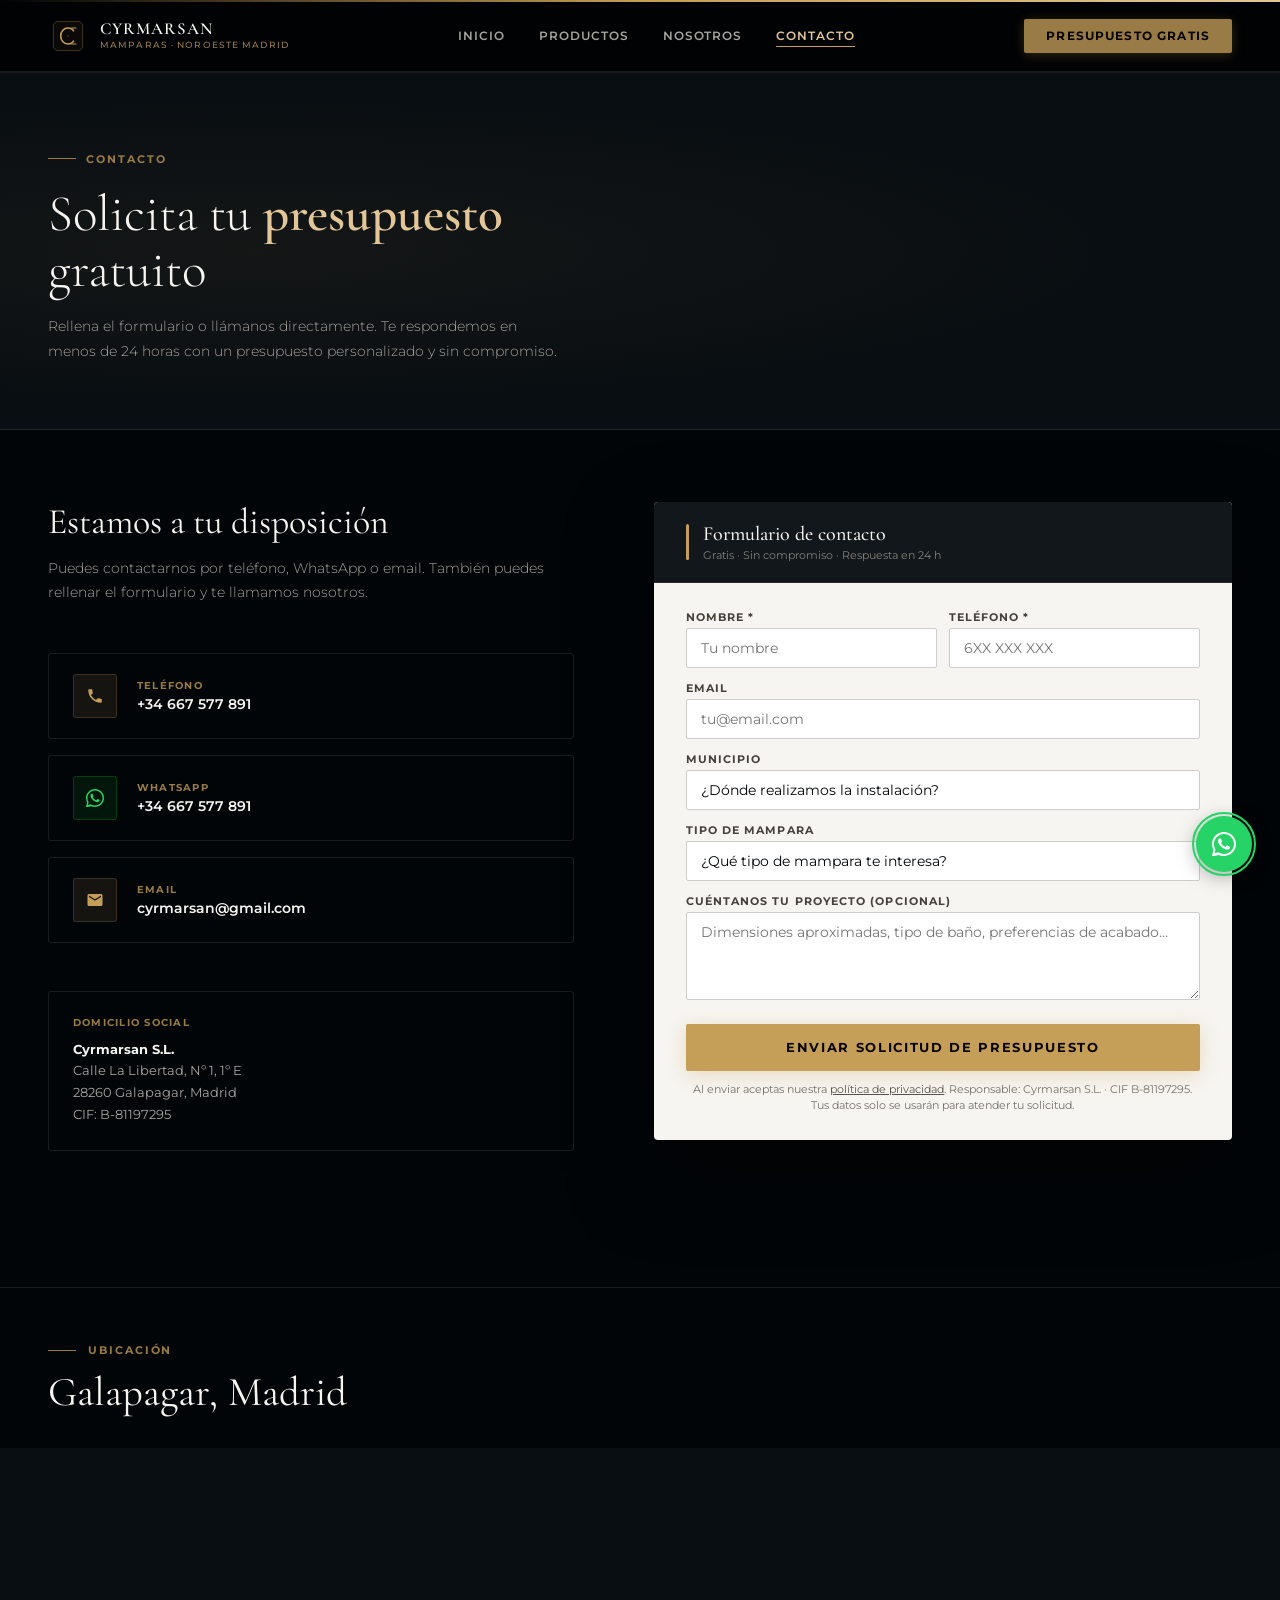
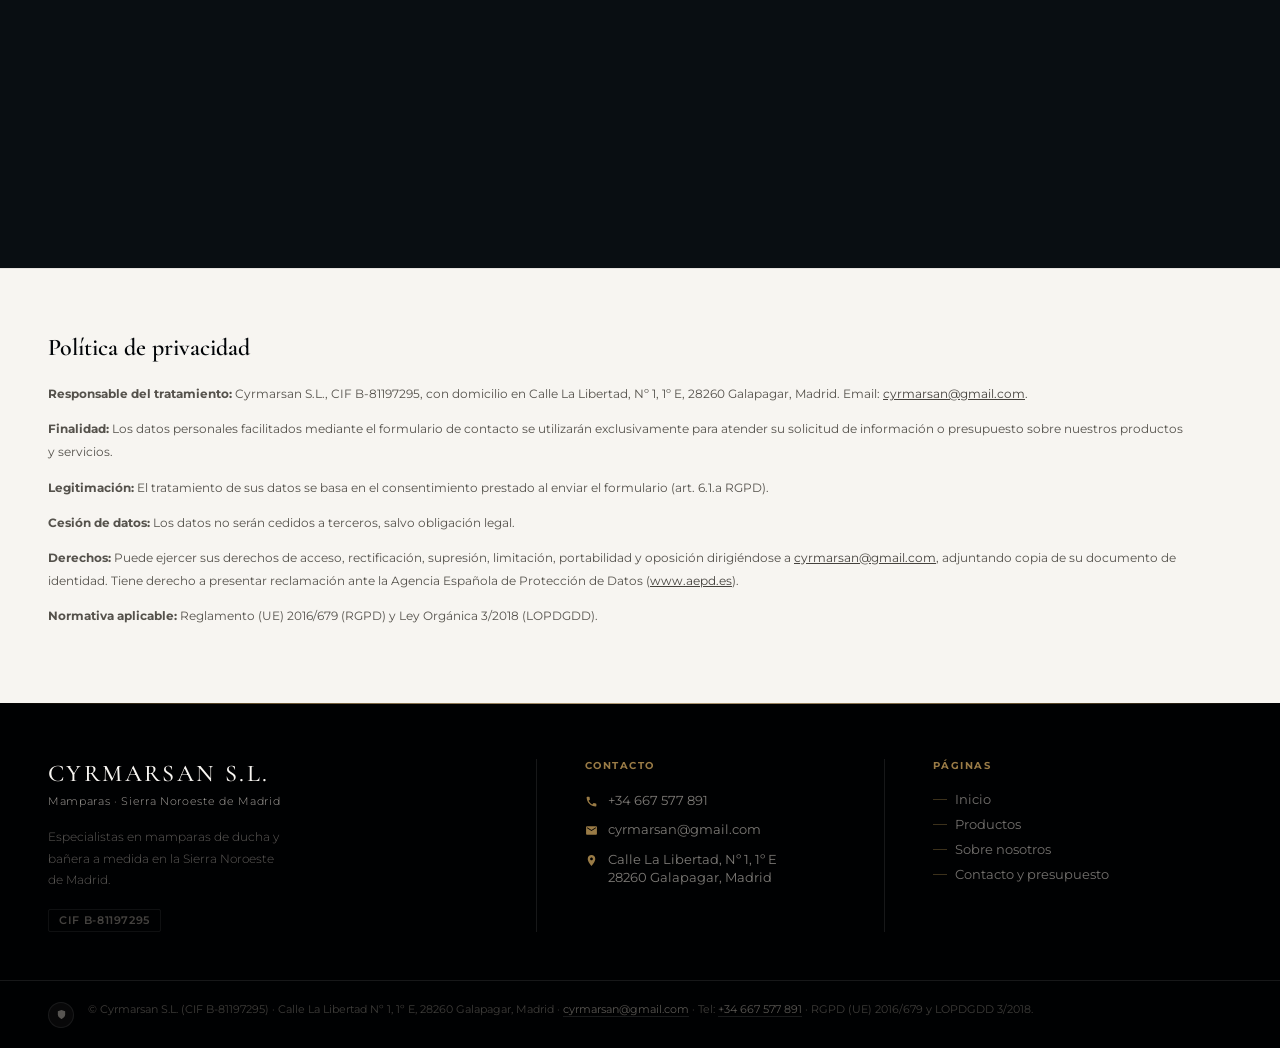
<file: contacto.html>
<!DOCTYPE html>
<html lang="es">
<head>
  <meta charset="UTF-8" />
  <meta name="viewport" content="width=device-width, initial-scale=1.0" />
  <!-- Google Consent Mode v2 -->
  <script>
    window.dataLayer = window.dataLayer || [];
    function gtag(){dataLayer.push(arguments);}
    gtag('consent', 'default', {
      analytics_storage:    'denied',
      ad_storage:           'denied',
      ad_user_data:         'denied',
      ad_personalization:   'denied',
      wait_for_update:       500
    });
    try {
      if (localStorage.getItem('cyrmarsan_cookie_consent') === 'accepted') {
        gtag('consent', 'update', { analytics_storage: 'granted' });
      }
    } catch(e) {}
  </script>
  <!-- Google Tag Manager -->
  <script>(function(w,d,s,l,i){w[l]=w[l]||[];w[l].push({'gtm.start':
  new Date().getTime(),event:'gtm.js'});var f=d.getElementsByTagName(s)[0],
  j=d.createElement(s),dl=l!='dataLayer'?'&l='+l:'';j.async=true;j.src=
  'https://www.googletagmanager.com/gtm.js?id='+i+dl;f.parentNode.insertBefore(j,f);
  })(window,document,'script','dataLayer','GTM-W7MDK8Z3');</script>
  <!-- End Google Tag Manager -->
  <title>Contacto y Presupuesto Gratuito | Cyrmarsan S.L. — Mamparas Madrid</title>
  <meta name="description" content="Solicita tu presupuesto gratuito para mamparas de ducha y bañera en la Sierra Noroeste de Madrid. Cyrmarsan S.L. — Tel: +34 667 577 891 — cyrmarsan@gmail.com" />
  <link rel="preconnect" href="https://fonts.googleapis.com" />
  <link rel="preconnect" href="https://fonts.gstatic.com" crossorigin />
  <link href="https://fonts.googleapis.com/css2?family=Cormorant+Garamond:wght@300;400;500;600;700&family=Montserrat:wght@300;400;500;600;700&display=swap" rel="stylesheet" />
  <link rel="stylesheet" href="styles.css" />
  <script type="application/ld+json">
  {
    "@context": "https://schema.org",
    "@type": "ContactPage",
    "name": "Contacto y presupuesto — Cyrmarsan S.L.",
    "description": "Solicita un presupuesto gratuito para tu mampara de ducha o bañera a medida en la Sierra Noroeste de Madrid. Cyrmarsan S.L., Galapagar.",
    "url": "https://mamparas-noroeste-madrid.vercel.app/contacto.html",
    "mainEntity": {
      "@type": "HomeAndConstructionBusiness",
      "name": "Cyrmarsan S.L.",
      "telephone": "+34667577891",
      "email": "cyrmarsan@gmail.com",
      "address": {
        "@type": "PostalAddress",
        "streetAddress": "Calle La Libertad, Nº 1, 1º E",
        "addressLocality": "Galapagar",
        "postalCode": "28260",
        "addressRegion": "Madrid",
        "addressCountry": "ES"
      }
    }
  }
  </script>
  <style>
    /* ── CONTACT LAYOUT ── */
    .contact-main {
      max-width: 1280px; margin: 0 auto;
      padding: 72px 48px 96px;
      display: grid; grid-template-columns: 1fr 1.1fr;
      gap: 80px; align-items: start;
    }

    /* ── LEFT INFO ── */
    .contact-info {}

    .contact-section-title {
      font-family: 'Cormorant Garamond', serif;
      font-size: clamp(1.8rem, 2.8vw, 2.5rem);
      font-weight: 400; line-height: 1.1;
      color: var(--cream); margin-bottom: 16px; text-wrap: pretty;
    }

    .contact-section-desc {
      font-size: 0.85rem; font-weight: 300;
      color: var(--muted); line-height: 1.75; margin-bottom: 48px;
      text-wrap: pretty;
    }

    .contact-methods { display: flex; flex-direction: column; gap: 16px; margin-bottom: 48px; }

    .contact-method {
      display: flex; align-items: center; gap: 20px;
      padding: 20px 24px;
      border: 1px solid var(--line); border-radius: 3px;
      text-decoration: none; transition: border-color 0.2s, background 0.2s;
      position: relative; overflow: hidden;
    }

    .contact-method::after {
      content: ''; position: absolute; bottom: 0; left: 0; right: 0; height: 1px;
      background: var(--gold); transform: scaleX(0); transform-origin: left;
      transition: transform 0.4s;
    }

    .contact-method:hover { border-color: oklch(72% 0.10 80 / 0.4); background: oklch(72% 0.10 80 / 0.04); }
    .contact-method:hover::after { transform: scaleX(1); }

    .contact-method-icon {
      width: 44px; height: 44px; border-radius: 3px; flex-shrink: 0;
      background: oklch(72% 0.10 80 / 0.10);
      border: 1px solid oklch(72% 0.10 80 / 0.2);
      display: flex; align-items: center; justify-content: center;
    }

    .contact-method-icon svg { width: 18px; height: 18px; fill: var(--gold); }
    .contact-method-icon.wa { background: oklch(58% 0.18 145 / 0.12); border-color: oklch(58% 0.18 145 / 0.3); }
    .contact-method-icon.wa svg { fill: #25D366; }

    .contact-method-label { font-size: 0.65rem; font-weight: 700; letter-spacing: 0.12em; text-transform: uppercase; color: var(--gold-dim); margin-bottom: 3px; }
    .contact-method-value { font-size: 0.9rem; font-weight: 600; color: var(--cream); }

    .contact-address {
      padding: 24px; border: 1px solid var(--line); border-radius: 3px;
      margin-bottom: 40px;
    }

    .contact-address-label { font-size: 0.65rem; font-weight: 700; letter-spacing: 0.12em; text-transform: uppercase; color: var(--gold-dim); margin-bottom: 10px; }

    .contact-address-text { font-size: 0.83rem; color: var(--muted); line-height: 1.65; }

    /* ── FORM CARD ── */
    .form-card {
      background: var(--cream); border-radius: 4px;
      overflow: hidden;
      box-shadow: 0 0 0 1px oklch(0% 0 0 / 0.12), 0 32px 80px oklch(0% 0 0 / 0.5);
    }

    .form-header {
      background: var(--ink-mid); padding: 20px 32px;
      border-bottom: 1px solid var(--line);
      display: flex; align-items: center; gap: 14px;
    }

    .form-accent { width: 3px; height: 36px; background: var(--gold); border-radius: 2px; flex-shrink: 0; }

    .form-title { font-family: 'Cormorant Garamond', serif; font-size: 1.25rem; font-weight: 500; color: var(--cream); }
    .form-sub { font-size: 0.7rem; color: oklch(60% 0.01 80); margin-top: 2px; }

    .form-body { padding: 28px 32px 26px; }

    .form-group { margin-bottom: 14px; }

    label { display: block; font-size: 0.67rem; font-weight: 700; color: oklch(38% 0.01 80); margin-bottom: 4px; letter-spacing: 0.1em; text-transform: uppercase; }

    input, select, textarea {
      width: 100%; padding: 11px 14px;
      border: 1.5px solid oklch(85% 0.005 80); border-radius: 2px;
      font-family: 'Montserrat', sans-serif; font-size: 0.87rem;
      color: var(--ink); background: #fff;
      transition: border-color 0.2s, box-shadow 0.2s;
      outline: none; -webkit-appearance: none;
    }

    input:focus, select:focus, textarea:focus { border-color: var(--gold-dim); box-shadow: 0 0 0 3px oklch(72% 0.10 80 / 0.12); }
    input.valid { border-color: oklch(58% 0.15 145); }
    input.invalid { border-color: oklch(55% 0.18 25); }

    textarea { resize: vertical; min-height: 88px; }

    .form-row { display: grid; grid-template-columns: 1fr 1fr; gap: 12px; }

    .field-hint { font-size: 0.64rem; margin-top: 3px; display: none; font-weight: 500; }
    .field-hint.show { display: block; }
    .field-hint.error { color: oklch(50% 0.18 25); }
    .field-hint.ok { color: oklch(45% 0.15 145); }

    .btn-submit {
      width: 100%; padding: 16px 24px;
      background: var(--gold); color: oklch(10% 0.02 80);
      font-family: 'Montserrat', sans-serif; font-size: 0.8rem;
      font-weight: 700; letter-spacing: 0.13em; text-transform: uppercase;
      border: none; border-radius: 2px; cursor: pointer; margin-top: 6px;
      transition: background 0.2s, transform 0.15s;
      box-shadow: 0 4px 20px oklch(72% 0.10 80 / 0.3);
      position: relative; overflow: hidden;
    }

    .btn-submit::after { content: ''; position: absolute; inset: 0; background: linear-gradient(90deg, transparent, oklch(98% 0 0 / 0.15), transparent); transform: translateX(-100%); transition: transform 0.5s; }
    .btn-submit:hover { background: var(--gold-light); transform: translateY(-1px); }
    .btn-submit:hover::after { transform: translateX(100%); }
    .btn-submit:disabled { opacity: 0.7; cursor: not-allowed; transform: none; }

    .form-legal { font-size: 0.66rem; color: oklch(55% 0.005 80); margin-top: 11px; line-height: 1.55; text-align: center; }
    .form-legal a { color: oklch(45% 0.01 80); text-decoration: underline; }

    .form-success { display: none; text-align: center; padding: 44px 24px; }
    .form-success.visible { display: block; }
    .form-form.hidden { display: none; }

    .success-icon { width: 56px; height: 56px; border-radius: 50%; background: oklch(58% 0.15 145 / 0.1); border: 1px solid oklch(58% 0.15 145 / 0.4); display: flex; align-items: center; justify-content: center; margin: 0 auto 16px; font-size: 24px; }
    .success-title { font-family: 'Cormorant Garamond', serif; font-size: 1.5rem; font-weight: 600; color: var(--ink); margin-bottom: 10px; }
    .success-body { font-size: 0.83rem; color: oklch(42% 0.01 80); line-height: 1.75; }

    /* ── MAP ── */
    .map-section { border-top: 1px solid var(--line); }

    .map-header {
      max-width: 1280px; margin: 0 auto;
      padding: 56px 48px 32px;
    }

    .map-container {
      width: 100%; height: 420px;
      background: var(--ink-soft);
      position: relative; overflow: hidden;
    }

    .map-container iframe {
      width: 100%; height: 100%; border: none;
      filter: grayscale(0.3) contrast(1.05);
    }

    /* ── PRIVACY ── */
    .privacy-section {
      background: var(--cream);
      padding: 64px 48px;
      border-top: 1px solid oklch(0% 0 0 / 0.07);
    }

    .privacy-inner { max-width: 1280px; margin: 0 auto; }

    .privacy-title {
      font-family: 'Cormorant Garamond', serif;
      font-size: 1.5rem; font-weight: 600; color: var(--ink); margin-bottom: 20px;
    }

    .privacy-text { font-size: 0.78rem; color: oklch(44% 0.01 80); line-height: 1.85; text-wrap: pretty; margin-bottom: 12px; }
    .privacy-text a { color: oklch(38% 0.01 80); }

    /* Responsive */
    @media (max-width: 860px) {
      .contact-main { grid-template-columns: 1fr; padding: 48px 24px 64px; gap: 48px; }
      .map-header { padding: 40px 24px 24px; }
      .map-container { height: 320px; }
      .privacy-section { padding: 48px 24px; }
      .form-body { padding: 22px 24px 20px; }
    }

    @media (max-width: 480px) {
      .form-row { grid-template-columns: 1fr; }
    }
  </style>
</head>
<body>
<noscript><iframe src="https://www.googletagmanager.com/ns.html?id=GTM-W7MDK8Z3" height="0" width="0" style="display:none;visibility:hidden"></iframe></noscript>

<nav class="navbar" id="navbar">
  <div class="nav-inner">
    <a href="index.html" class="nav-logo">
      <div class="nav-logo-mark">
        <svg viewBox="0 0 44 44" fill="none" xmlns="http://www.w3.org/2000/svg">
          <!-- Marco exterior con esquinas cortadas -->
          <path d="M6 2h32l4 4v32l-4 4H6l-4-4V6z" stroke="oklch(72% 0.10 80 / 0.55)" stroke-width="0.75" fill="oklch(72% 0.10 80 / 0.06)"/>
          <!-- C serif estilizada -->
          <path d="M30 15.5
            C28.5 12.8 25.5 11 22 11
            C16.5 11 12 15.5 12 22
            C12 28.5 16.5 33 22 33
            C25.5 33 28.5 31.2 30 28.5"
            stroke="oklch(72% 0.10 80)" stroke-width="2.2" stroke-linecap="butt" fill="none"/>
          <!-- Serif superior -->
          <line x1="27" y1="11" x2="33" y2="11" stroke="oklch(72% 0.10 80)" stroke-width="1.4" stroke-linecap="round"/>
          <!-- Serif inferior -->
          <line x1="27" y1="33" x2="33" y2="33" stroke="oklch(72% 0.10 80)" stroke-width="1.4" stroke-linecap="round"/>
          <!-- Punto de acento dorado -->
          <circle cx="22" cy="22" r="1.2" fill="oklch(72% 0.10 80 / 0.4)"/>
        </svg>
      </div>
      <div class="nav-logo-text">
        <div class="nav-logo-name">Cyrmarsan</div>
        <div class="nav-logo-sub">Mamparas · Noroeste Madrid</div>
      </div>
    </a>
    <ul class="nav-links">
      <li><a href="index.html">Inicio</a></li>
      <li><a href="productos.html">Productos</a></li>
      <li><a href="sobre-nosotros.html">Nosotros</a></li>
      <li><a href="contacto.html" class="active">Contacto</a></li>
    </ul>
    <a href="contacto.html" class="nav-cta" style="background:oklch(60% 0.08 80)">Presupuesto gratis</a>
    <button class="nav-burger" id="burger" aria-label="Menú"><span></span><span></span><span></span></button>
  </div>
</nav>
<div class="nav-drawer" id="drawer">
  <a href="index.html">Inicio</a>
  <a href="productos.html">Productos</a>
  <a href="sobre-nosotros.html">Nosotros</a>
  <a href="contacto.html" class="active">Contacto</a>
  <a href="contacto.html" class="nav-drawer-cta">Presupuesto gratuito →</a>
</div>

<header class="page-hero">
  <div class="page-hero-inner">
    <div class="page-eyebrow"><span class="page-eyebrow-line"></span><span class="page-eyebrow-text">Contacto</span></div>
    <h1 class="page-title">Solicita tu <strong>presupuesto</strong><br />gratuito</h1>
    <p class="page-subtitle">Rellena el formulario o llámanos directamente. Te respondemos en menos de 24 horas con un presupuesto personalizado y sin compromiso.</p>
  </div>
</header>

<!-- CONTACT MAIN -->
<div style="background:var(--ink)">
  <div class="contact-main">

    <!-- LEFT: Info -->
    <div class="reveal">
      <h2 class="contact-section-title">Estamos a tu disposición</h2>
      <p class="contact-section-desc">Puedes contactarnos por teléfono, WhatsApp o email. También puedes rellenar el formulario y te llamamos nosotros.</p>

      <div class="contact-methods">
        <a href="tel:+34667577891" class="contact-method">
          <div class="contact-method-icon"><svg viewBox="0 0 24 24"><path d="M6.62 10.79a15.053 15.053 0 0 0 6.59 6.59l2.2-2.2a1 1 0 0 1 1.01-.24c1.12.37 2.33.57 3.58.57a1 1 0 0 1 1 1V20a1 1 0 0 1-1 1C10.61 21 3 13.39 3 4a1 1 0 0 1 1-1h3.5a1 1 0 0 1 1 1c0 1.25.2 2.45.57 3.58a1 1 0 0 1-.25 1.01l-2.2 2.2z"/></svg></div>
          <div><div class="contact-method-label">Teléfono</div><div class="contact-method-value">+34 667 577 891</div></div>
        </a>
        <a href="https://wa.me/34667577891?text=Hola%2C%20me%20interesa%20un%20presupuesto%20para%20una%20mampara" target="_blank" rel="noopener" class="contact-method">
          <div class="contact-method-icon wa"><svg viewBox="0 0 24 24"><path d="M17.472 14.382c-.297-.149-1.758-.867-2.03-.967-.273-.099-.471-.148-.67.15-.197.297-.767.966-.94 1.164-.173.199-.347.223-.644.075-.297-.15-1.255-.463-2.39-1.475-.883-.788-1.48-1.761-1.653-2.059-.173-.297-.018-.458.13-.606.134-.133.298-.347.446-.52.149-.174.198-.298.298-.497.099-.198.05-.371-.025-.52-.075-.149-.669-1.612-.916-2.207-.242-.579-.487-.5-.669-.51-.173-.008-.371-.01-.57-.01-.198 0-.52.074-.792.372-.272.297-1.04 1.016-1.04 2.479 0 1.462 1.065 2.875 1.213 3.074.149.198 2.096 3.2 5.077 4.487.709.306 1.262.489 1.694.625.712.227 1.36.195 1.871.118.571-.085 1.758-.719 2.006-1.413.248-.694.248-1.289.173-1.413-.074-.124-.272-.198-.57-.347z"/><path d="M12 0C5.373 0 0 5.373 0 12c0 2.126.558 4.121 1.533 5.851L.057 23.428a.75.75 0 0 0 .921.921l5.593-1.474A11.953 11.953 0 0 0 12 24c6.627 0 12-5.373 12-12S18.627 0 12 0zm0 22c-1.907 0-3.693-.523-5.222-1.431l-.374-.222-3.878 1.021 1.023-3.858-.232-.381A9.953 9.953 0 0 1 2 12C2 6.477 6.477 2 12 2s10 4.477 10 10-4.477 10-10 10z"/></svg></div>
          <div><div class="contact-method-label">WhatsApp</div><div class="contact-method-value">+34 667 577 891</div></div>
        </a>
        <a href="mailto:cyrmarsan@gmail.com" class="contact-method">
          <div class="contact-method-icon"><svg viewBox="0 0 24 24"><path d="M20 4H4c-1.1 0-2 .9-2 2v12c0 1.1.9 2 2 2h16c1.1 0 2-.9 2-2V6c0-1.1-.9-2-2-2zm0 4l-8 5-8-5V6l8 5 8-5v2z"/></svg></div>
          <div><div class="contact-method-label">Email</div><div class="contact-method-value">cyrmarsan@gmail.com</div></div>
        </a>
      </div>

      <div class="contact-address">
        <div class="contact-address-label">Domicilio social</div>
        <div class="contact-address-text">
          <strong style="color:var(--cream)">Cyrmarsan S.L.</strong><br />
          Calle La Libertad, Nº 1, 1º E<br />
          28260 Galapagar, Madrid<br />
          CIF: B-81197295
        </div>
      </div>
    </div>

    <!-- RIGHT: Form -->
    <div class="reveal" style="transition-delay:0.1s">
      <div class="form-card">
        <div class="form-header">
          <div class="form-accent"></div>
          <div>
            <p class="form-title">Formulario de contacto</p>
            <p class="form-sub">Gratis · Sin compromiso · Respuesta en 24 h</p>
          </div>
        </div>
        <div class="form-body">
          <div class="form-success" id="formSuccess">
            <div class="success-icon">✓</div>
            <p class="success-title">¡Mensaje recibido!</p>
            <p class="success-body">Nos pondremos en contacto contigo en menos de 24 horas con tu presupuesto personalizado.<br /><br />Si lo prefieres, llámanos ahora mismo:<br /><strong><a href="tel:+34667577891" style="color:oklch(60% 0.08 80)">+34 667 577 891</a></strong></p>
          </div>

          <form id="contactForm" class="form-form" action="https://formspree.io/f/myklwwzq" method="POST" novalidate>
            <div class="form-row">
              <div class="form-group">
                <label for="nombre">Nombre *</label>
                <input type="text" id="nombre" name="nombre" placeholder="Tu nombre" required autocomplete="given-name" />
                <span class="field-hint" id="hint-nombre"></span>
              </div>
              <div class="form-group">
                <label for="telefono">Teléfono *</label>
                <input type="tel" id="telefono" name="telefono" placeholder="6XX XXX XXX" required autocomplete="tel" />
                <span class="field-hint" id="hint-telefono"></span>
              </div>
            </div>

            <div class="form-group">
              <label for="email">Email</label>
              <input type="email" id="email" name="email" placeholder="tu@email.com" autocomplete="email" />
              <span class="field-hint" id="hint-email"></span>
            </div>

            <div class="form-group">
              <label for="municipio">Municipio</label>
              <select id="municipio" name="municipio">
                <option value="">¿Dónde realizamos la instalación?</option>
                <option>Galapagar</option><option>Las Rozas</option><option>Majadahonda</option>
                <option>Pozuelo de Alarcón</option><option>Torrelodones</option>
                <option>Collado Villalba</option><option>Alpedrete</option>
                <option>El Escorial</option><option>Boadilla del Monte</option>
                <option>Hoyo de Manzanares</option><option>Moralzarzal</option>
                <option>Guadarrama</option><option>Cercedilla</option>
                <option>Navacerrada</option><option>Otro municipio</option>
              </select>
            </div>

            <div class="form-group">
              <label for="tipo">Tipo de mampara</label>
              <select id="tipo" name="tipo">
                <option value="">¿Qué tipo de mampara te interesa?</option>
                <option>Mampara fija</option><option>Mampara corredera</option>
                <option>Mampara abatible</option><option>Mampara de bañera</option>
                <option>No lo sé todavía</option>
              </select>
            </div>

            <div class="form-group">
              <label for="mensaje">Cuéntanos tu proyecto (opcional)</label>
              <textarea id="mensaje" name="mensaje" placeholder="Dimensiones aproximadas, tipo de baño, preferencias de acabado…"></textarea>
            </div>

            <input type="hidden" name="_subject" value="Nueva solicitud de presupuesto — Contacto web" />
            <input type="hidden" name="origen" value="Página Contacto" />

            <button type="submit" class="btn-submit" id="submitBtn">Enviar solicitud de presupuesto</button>

            <p class="form-legal">Al enviar aceptas nuestra <a href="#privacidad">política de privacidad</a>. Responsable: Cyrmarsan S.L. · CIF B-81197295. Tus datos solo se usarán para atender tu solicitud.</p>
          </form>
        </div>
      </div>
    </div>
  </div>
</div>

<!-- MAP -->
<div class="map-section" style="background:var(--ink)">
  <div class="map-header reveal">
    <div class="section-eyebrow" style="margin-bottom:12px"><span class="section-eyebrow-line"></span><span class="section-eyebrow-text">Ubicación</span></div>
    <h2 class="section-title">Galapagar, Madrid</h2>
  </div>
  <div class="map-container">
    <iframe
      src="https://www.google.com/maps/embed?pb=!1m18!1m12!1m3!1d12147.728893929688!2d-4.006!3d40.5738!2m3!1f0!2f0!3f0!3m2!1i1024!2i768!4f13.1!3m3!1m2!1s0xd4186f5d0b29d53%3A0x6e3b4c3e5a6f2a3c!2sGalapagar%2C%20Madrid!5e0!3m2!1ses!2ses!4v1713781200000!5m2!1ses!2ses"
      allowfullscreen="" loading="lazy" referrerpolicy="no-referrer-when-downgrade"
      title="Mapa de localización — Cyrmarsan S.L., Galapagar, Madrid">
    </iframe>
  </div>
</div>

<!-- PRIVACY -->
<section class="privacy-section" id="privacidad">
  <div class="privacy-inner">
    <h2 class="privacy-title">Política de privacidad</h2>
    <p class="privacy-text"><strong>Responsable del tratamiento:</strong> Cyrmarsan S.L., CIF B-81197295, con domicilio en Calle La Libertad, Nº 1, 1º E, 28260 Galapagar, Madrid. Email: <a href="mailto:cyrmarsan@gmail.com">cyrmarsan@gmail.com</a>.</p>
    <p class="privacy-text"><strong>Finalidad:</strong> Los datos personales facilitados mediante el formulario de contacto se utilizarán exclusivamente para atender su solicitud de información o presupuesto sobre nuestros productos y servicios.</p>
    <p class="privacy-text"><strong>Legitimación:</strong> El tratamiento de sus datos se basa en el consentimiento prestado al enviar el formulario (art. 6.1.a RGPD).</p>
    <p class="privacy-text"><strong>Cesión de datos:</strong> Los datos no serán cedidos a terceros, salvo obligación legal.</p>
    <p class="privacy-text"><strong>Derechos:</strong> Puede ejercer sus derechos de acceso, rectificación, supresión, limitación, portabilidad y oposición dirigiéndose a <a href="mailto:cyrmarsan@gmail.com">cyrmarsan@gmail.com</a>, adjuntando copia de su documento de identidad. Tiene derecho a presentar reclamación ante la Agencia Española de Protección de Datos (<a href="https://www.aepd.es" target="_blank" rel="noopener">www.aepd.es</a>).</p>
    <p class="privacy-text"><strong>Normativa aplicable:</strong> Reglamento (UE) 2016/679 (RGPD) y Ley Orgánica 3/2018 (LOPDGDD).</p>
  </div>
</section>

<!-- FOOTER -->
<footer>
  <div class="footer-inner">
    <div class="footer-main">
      <div class="footer-col">
        <div class="footer-logo">Cyrmarsan S.L.</div>
        <div class="footer-tagline">Mamparas · Sierra Noroeste de Madrid</div>
        <p class="footer-desc">Especialistas en mamparas de ducha y bañera a medida en la Sierra Noroeste de Madrid.</p>
        <span class="footer-cif">CIF B-81197295</span>
      </div>
      <div class="footer-col">
        <p class="footer-col-label">Contacto</p>
        <ul class="footer-contact-list">
          <li><svg viewBox="0 0 24 24"><path d="M6.62 10.79a15.053 15.053 0 0 0 6.59 6.59l2.2-2.2a1 1 0 0 1 1.01-.24c1.12.37 2.33.57 3.58.57a1 1 0 0 1 1 1V20a1 1 0 0 1-1 1C10.61 21 3 13.39 3 4a1 1 0 0 1 1-1h3.5a1 1 0 0 1 1 1c0 1.25.2 2.45.57 3.58a1 1 0 0 1-.25 1.01l-2.2 2.2z"/></svg><a href="tel:+34667577891">+34 667 577 891</a></li>
          <li><svg viewBox="0 0 24 24"><path d="M20 4H4c-1.1 0-2 .9-2 2v12c0 1.1.9 2 2 2h16c1.1 0 2-.9 2-2V6c0-1.1-.9-2-2-2zm0 4l-8 5-8-5V6l8 5 8-5v2z"/></svg><a href="mailto:cyrmarsan@gmail.com">cyrmarsan@gmail.com</a></li>
          <li><svg viewBox="0 0 24 24"><path d="M12 2C8.13 2 5 5.13 5 9c0 5.25 7 13 7 13s7-7.75 7-13c0-3.87-3.13-7-7-7zm0 9.5c-1.38 0-2.5-1.12-2.5-2.5s1.12-2.5 2.5-2.5 2.5 1.12 2.5 2.5-1.12 2.5-2.5 2.5z"/></svg><span>Calle La Libertad, Nº 1, 1º E<br/>28260 Galapagar, Madrid</span></li>
        </ul>
      </div>
      <div class="footer-col">
        <p class="footer-col-label">Páginas</p>
        <ul class="footer-nav-list">
          <li><a href="index.html">Inicio</a></li>
          <li><a href="productos.html">Productos</a></li>
          <li><a href="sobre-nosotros.html">Sobre nosotros</a></li>
          <li><a href="contacto.html">Contacto y presupuesto</a></li>
        </ul>
      </div>
    </div>
    <div class="footer-legal-bar">
      <div class="footer-legal-icon"><svg viewBox="0 0 24 24"><path d="M12 22s8-4 8-10V5l-8-3-8 3v7c0 6 8 10 8 10z"/></svg></div>
      <p class="footer-legal">© Cyrmarsan S.L. (CIF B-81197295) · Calle La Libertad Nº 1, 1º E, 28260 Galapagar, Madrid · <a href="mailto:cyrmarsan@gmail.com">cyrmarsan@gmail.com</a> · Tel: <a href="tel:+34667577891">+34 667 577 891</a> · RGPD (UE) 2016/679 y LOPDGDD 3/2018.</p>
    </div>
  </div>
</footer>

<a href="https://wa.me/34667577891?text=Hola%2C%20me%20interesa%20un%20presupuesto%20para%20una%20mampara" target="_blank" rel="noopener" class="fab-wa" aria-label="WhatsApp">
  <span class="fab-tooltip">Escríbenos por WhatsApp</span>
  <svg viewBox="0 0 24 24"><path d="M17.472 14.382c-.297-.149-1.758-.867-2.03-.967-.273-.099-.471-.148-.67.15-.197.297-.767.966-.94 1.164-.173.199-.347.223-.644.075-.297-.15-1.255-.463-2.39-1.475-.883-.788-1.48-1.761-1.653-2.059-.173-.297-.018-.458.13-.606.134-.133.298-.347.446-.52.149-.174.198-.298.298-.497.099-.198.05-.371-.025-.52-.075-.149-.669-1.612-.916-2.207-.242-.579-.487-.5-.669-.51-.173-.008-.371-.01-.57-.01-.198 0-.52.074-.792.372-.272.297-1.04 1.016-1.04 2.479 0 1.462 1.065 2.875 1.213 3.074.149.198 2.096 3.2 5.077 4.487.709.306 1.262.489 1.694.625.712.227 1.36.195 1.871.118.571-.085 1.758-.719 2.006-1.413.248-.694.248-1.289.173-1.413-.074-.124-.272-.198-.57-.347z"/><path d="M12 0C5.373 0 0 5.373 0 12c0 2.126.558 4.121 1.533 5.851L.057 23.428a.75.75 0 0 0 .921.921l5.593-1.474A11.953 11.953 0 0 0 12 24c6.627 0 12-5.373 12-12S18.627 0 12 0zm0 22c-1.907 0-3.693-.523-5.222-1.431l-.374-.222-3.878 1.021 1.023-3.858-.232-.381A9.953 9.953 0 0 1 2 12C2 6.477 6.477 2 12 2s10 4.477 10 10-4.477 10-10 10z"/></svg>
</a>

<script>
  const navbar = document.getElementById('navbar');
  const burger = document.getElementById('burger');
  const drawer = document.getElementById('drawer');
  window.addEventListener('scroll', () => navbar.classList.toggle('scrolled', window.scrollY > 40));
  burger.addEventListener('click', () => { burger.classList.toggle('open'); drawer.classList.toggle('open'); });

  // Scroll reveal
  const ro = new IntersectionObserver(entries => entries.forEach(e => { if (e.isIntersecting) { e.target.classList.add('visible'); ro.unobserve(e.target); } }), { threshold: 0.1 });
  document.querySelectorAll('.reveal').forEach(el => ro.observe(el));

  // Form validation
  function validateField(input) {
    const hint = document.getElementById('hint-' + input.id);
    if (!hint) return true;
    const val = input.value.trim();
    if (input.id === 'nombre') {
      if (!val) { setHint(input, hint, false, 'Por favor, indícanos tu nombre'); return false; }
      clearHint(input, hint); return true;
    }
    if (input.id === 'telefono') {
      if (!val) { setHint(input, hint, false, 'El teléfono es obligatorio'); return false; }
      if (!/^[6789]\d{8}$/.test(val.replace(/\s/g, ''))) { setHint(input, hint, false, 'Introduce un teléfono español válido'); return false; }
      clearHint(input, hint); return true;
    }
    if (input.id === 'email' && val) {
      if (!/^[^\s@]+@[^\s@]+\.[^\s@]+$/.test(val)) { setHint(input, hint, false, 'Introduce un email válido'); return false; }
      setHint(input, hint, true, ''); return true;
    }
    return true;
  }

  function setHint(input, hint, ok, msg) {
    input.classList.toggle('valid', ok); input.classList.toggle('invalid', !ok);
    hint.textContent = msg; hint.className = 'field-hint show ' + (ok ? 'ok' : 'error');
  }

  function clearHint(input, hint) {
    input.classList.remove('valid', 'invalid'); hint.className = 'field-hint';
  }

  ['nombre','telefono','email'].forEach(id => {
    const el = document.getElementById(id);
    if (el) {
      el.addEventListener('blur', () => validateField(el));
      el.addEventListener('input', () => { if (el.classList.contains('invalid')) validateField(el); });
    }
  });

  // Form submit
  const form = document.getElementById('contactForm');
  const success = document.getElementById('formSuccess');
  const btn = document.getElementById('submitBtn');

  form.addEventListener('submit', async e => {
    e.preventDefault();
    if (!validateField(document.getElementById('nombre')) || !validateField(document.getElementById('telefono'))) return;
    btn.textContent = 'Enviando…'; btn.disabled = true;
    try {
      const res = await fetch(form.action, { method: 'POST', body: new FormData(form), headers: { Accept: 'application/json' } });
      if (res.ok) { form.classList.add('hidden'); success.classList.add('visible'); }
      else { btn.textContent = 'Error. Inténtalo de nuevo'; btn.disabled = false; }
    } catch { btn.textContent = 'Error de red'; btn.disabled = false; }
  });
</script>
</body>
</html>
</file>
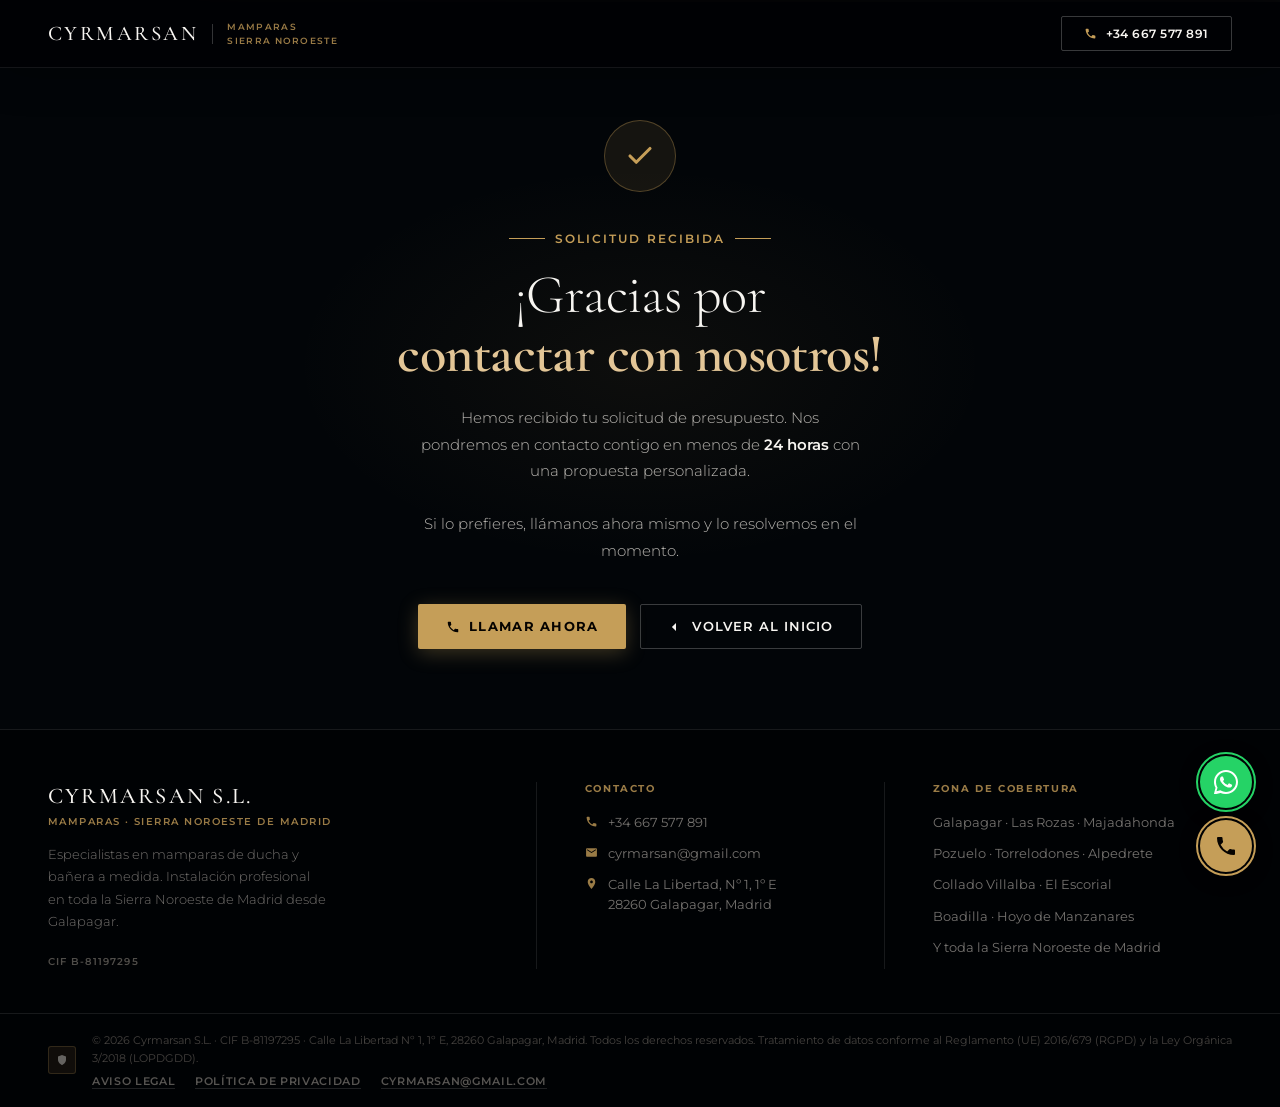
<file: gracias.html>
<!DOCTYPE html>
<html lang="es">
<head>
  <meta charset="UTF-8" />
  <meta name="viewport" content="width=device-width, initial-scale=1.0" />
  <title>Solicitud recibida | Cyrmarsan S.L.</title>
  <meta name="robots" content="noindex, nofollow" />

  <!-- Google Consent Mode v2 -->
  <script>
    window.dataLayer = window.dataLayer || [];
    function gtag(){dataLayer.push(arguments);}
    gtag('consent', 'default', {
      analytics_storage:    'denied',
      ad_storage:           'denied',
      ad_user_data:         'denied',
      ad_personalization:   'denied',
      wait_for_update:       500
    });
    try {
      if (localStorage.getItem('cyrmarsan_cookie_consent') === 'accepted') {
        gtag('consent', 'update', { analytics_storage: 'granted' });
      }
    } catch(e) {}
  </script>
  <!-- Google Tag Manager -->
  <script>(function(w,d,s,l,i){w[l]=w[l]||[];w[l].push({'gtm.start':
  new Date().getTime(),event:'gtm.js'});var f=d.getElementsByTagName(s)[0],
  j=d.createElement(s),dl=l!='dataLayer'?'&l='+l:'';j.async=true;j.src=
  'https://www.googletagmanager.com/gtm.js?id='+i+dl;f.parentNode.insertBefore(j,f);
  })(window,document,'script','dataLayer','GTM-W7MDK8Z3');</script>
  <!-- End Google Tag Manager -->

  <link rel="preconnect" href="https://fonts.bunny.net" />
  <link href="https://fonts.bunny.net/css2?family=Cormorant+Garamond:wght@300;400;500;600;700&family=Montserrat:wght@300;400;500;600;700&display=swap" rel="stylesheet" />

  <style>
    *, *::before, *::after { box-sizing: border-box; margin: 0; padding: 0; }

    :root {
      --gold:       oklch(72% 0.10 80);
      --gold-light: oklch(84% 0.07 80);
      --gold-dim:   oklch(60% 0.08 80);
      --ink:        oklch(11% 0.012 250);
      --ink-mid:    oklch(22% 0.012 250);
      --cream:      oklch(97% 0.006 80);
      --muted:      oklch(78% 0.008 80);
      --line:       oklch(100% 0 0 / 0.09);
    }

    html { scroll-behavior: smooth; }

    body {
      font-family: 'Montserrat', sans-serif;
      background: var(--ink);
      color: var(--cream);
      min-height: 100vh;
      display: flex;
      flex-direction: column;
      -webkit-font-smoothing: antialiased;
    }

    /* ── NAV ── */
    .site-nav {
      position: fixed;
      top: 0; left: 0; right: 0;
      z-index: 200;
      height: 68px;
      display: flex;
      align-items: center;
      padding: 0 48px;
      background: oklch(8% 0.02 250 / 0.97);
      backdrop-filter: blur(20px);
      -webkit-backdrop-filter: blur(20px);
      border-bottom: 1px solid oklch(100% 0 0 / 0.08);
      box-shadow: 0 4px 40px oklch(0% 0 0 / 0.35);
    }

    .nav-brand {
      display: flex;
      align-items: center;
      gap: 14px;
      text-decoration: none;
    }

    .nav-logo {
      font-family: 'Cormorant Garamond', serif;
      font-size: 1.3rem;
      font-weight: 500;
      color: var(--cream);
      letter-spacing: 0.12em;
      text-transform: uppercase;
    }

    .nav-sep {
      width: 1px;
      height: 20px;
      background: oklch(100% 0 0 / 0.2);
    }

    .nav-tagline {
      font-family: 'Montserrat', sans-serif;
      font-size: 0.58rem;
      font-weight: 600;
      letter-spacing: 0.14em;
      text-transform: uppercase;
      color: var(--gold-dim);
      line-height: 1.45;
    }

    .nav-spacer { flex: 1; }

    .nav-cta {
      display: inline-flex;
      align-items: center;
      gap: 9px;
      color: var(--cream);
      text-decoration: none;
      font-family: 'Montserrat', sans-serif;
      font-size: 0.78rem;
      font-weight: 600;
      letter-spacing: 0.04em;
      padding: 9px 22px;
      border: 1px solid oklch(100% 0 0 / 0.22);
      border-radius: 2px;
      transition: border-color 0.2s, color 0.2s, background 0.2s;
    }

    .nav-cta:hover {
      border-color: var(--gold-dim);
      color: var(--gold-light);
      background: oklch(72% 0.10 80 / 0.08);
    }

    .nav-cta svg { width: 13px; height: 13px; fill: var(--gold); flex-shrink: 0; }

    /* ── MAIN CONTENT ── */
    .page-main {
      flex: 1;
      display: flex;
      align-items: center;
      justify-content: center;
      padding: 120px 24px 80px;
      position: relative;
      overflow: hidden;
    }

    /* Gold line top */
    .page-main::before {
      content: '';
      position: absolute;
      top: 0; left: 0; right: 0;
      height: 2px;
      background: linear-gradient(to right, transparent, var(--gold) 30%, var(--gold-light) 50%, var(--gold) 70%, transparent);
      background-size: 200% 100%;
      animation: goldShimmer 4s ease-in-out infinite;
    }

    @keyframes goldShimmer {
      0%   { background-position: 100% 0; }
      100% { background-position: -100% 0; }
    }

    /* Subtle radial glow */
    .page-main::after {
      content: '';
      position: absolute;
      top: 50%; left: 50%;
      transform: translate(-50%, -50%);
      width: 700px; height: 400px;
      background: radial-gradient(ellipse, oklch(72% 0.10 80 / 0.06) 0%, transparent 70%);
      pointer-events: none;
    }

    .card {
      position: relative;
      z-index: 1;
      max-width: 560px;
      width: 100%;
      text-align: center;
    }

    .check-wrap {
      display: flex;
      align-items: center;
      justify-content: center;
      margin: 0 auto 32px;
      width: 72px;
      height: 72px;
      border-radius: 50%;
      background: oklch(72% 0.10 80 / 0.10);
      border: 1px solid oklch(72% 0.10 80 / 0.35);
      animation: popIn 0.5s cubic-bezier(0.34, 1.56, 0.64, 1) both;
    }

    @keyframes popIn {
      from { opacity: 0; transform: scale(0.6); }
      to   { opacity: 1; transform: scale(1); }
    }

    .check-wrap svg {
      width: 30px;
      height: 30px;
      stroke: var(--gold);
      fill: none;
      stroke-width: 2.5;
      stroke-linecap: round;
      stroke-linejoin: round;
      stroke-dasharray: 40;
      stroke-dashoffset: 40;
      animation: drawCheck 0.5s ease 0.3s forwards;
    }

    @keyframes drawCheck {
      to { stroke-dashoffset: 0; }
    }

    .eyebrow {
      display: inline-flex;
      align-items: center;
      gap: 10px;
      margin-bottom: 20px;
    }

    .eyebrow-line {
      width: 36px;
      height: 1px;
      background: var(--gold);
    }

    .eyebrow-text {
      font-size: 0.72rem;
      font-weight: 600;
      letter-spacing: 0.18em;
      text-transform: uppercase;
      color: var(--gold);
    }

    .card-title {
      font-family: 'Cormorant Garamond', serif;
      font-size: clamp(2.2rem, 5vw, 3.4rem);
      font-weight: 300;
      line-height: 1.1;
      letter-spacing: -0.01em;
      margin-bottom: 20px;
    }

    .card-title strong {
      font-weight: 600;
      color: var(--gold-light);
      display: block;
    }

    .card-body {
      font-size: 0.92rem;
      font-weight: 300;
      color: var(--muted);
      line-height: 1.8;
      margin-bottom: 40px;
      max-width: 440px;
      margin-left: auto;
      margin-right: auto;
    }

    .card-actions {
      display: flex;
      gap: 14px;
      justify-content: center;
      flex-wrap: wrap;
    }

    .btn-gold {
      display: inline-flex;
      align-items: center;
      gap: 9px;
      padding: 14px 28px;
      background: var(--gold);
      color: oklch(10% 0.02 80);
      font-family: 'Montserrat', sans-serif;
      font-size: 0.80rem;
      font-weight: 700;
      letter-spacing: 0.10em;
      text-transform: uppercase;
      text-decoration: none;
      border-radius: 2px;
      transition: background 0.2s, transform 0.15s, box-shadow 0.2s;
      box-shadow: 0 4px 20px oklch(72% 0.10 80 / 0.30);
    }

    .btn-gold:hover {
      background: var(--gold-light);
      transform: translateY(-1px);
      box-shadow: 0 8px 32px oklch(72% 0.10 80 / 0.4);
    }

    .btn-ghost {
      display: inline-flex;
      align-items: center;
      gap: 9px;
      padding: 14px 28px;
      color: var(--cream);
      font-family: 'Montserrat', sans-serif;
      font-size: 0.80rem;
      font-weight: 600;
      letter-spacing: 0.08em;
      text-transform: uppercase;
      text-decoration: none;
      border: 1px solid oklch(100% 0 0 / 0.22);
      border-radius: 2px;
      transition: border-color 0.2s, color 0.2s, background 0.2s;
    }

    .btn-ghost:hover {
      border-color: var(--gold-dim);
      color: var(--gold-light);
      background: oklch(72% 0.10 80 / 0.08);
    }

    .btn-gold svg, .btn-ghost svg {
      width: 14px; height: 14px;
      fill: currentColor;
      flex-shrink: 0;
    }

    /* ── FLOATING BUTTONS ── */
    .fab-group {
      position: fixed;
      bottom: 28px;
      right: 28px;
      display: flex;
      flex-direction: column;
      gap: 12px;
      z-index: 300;
    }

    .fab {
      width: 52px; height: 52px;
      border-radius: 50%;
      display: flex; align-items: center; justify-content: center;
      text-decoration: none;
      position: relative;
      transition: transform 0.2s, box-shadow 0.2s;
      box-shadow: 0 4px 20px oklch(0% 0 0 / 0.35);
    }

    .fab:hover { transform: scale(1.1) translateY(-2px); box-shadow: 0 10px 32px oklch(0% 0 0 / 0.45); }

    .fab-whatsapp { background: #25D366; }
    .fab-call     { background: var(--gold); }

    .fab svg { width: 24px; height: 24px; fill: white; }
    .fab-call svg { fill: oklch(10% 0.02 80); }

    .fab-tooltip {
      position: absolute;
      right: calc(100% + 12px);
      top: 50%;
      transform: translateY(-50%);
      background: oklch(15% 0.015 250);
      color: var(--cream);
      font-size: 0.72rem;
      font-weight: 600;
      letter-spacing: 0.04em;
      white-space: nowrap;
      padding: 6px 12px;
      border-radius: 2px;
      opacity: 0;
      pointer-events: none;
      transition: opacity 0.2s;
      border: 1px solid var(--line);
    }

    .fab:hover .fab-tooltip { opacity: 1; }

    .fab-pulse::after, .fab-call-pulse::after {
      content: '';
      position: absolute;
      inset: -4px;
      border-radius: 50%;
      animation: fabPulse 2.5s ease-out infinite;
    }

    .fab-pulse::after { border: 2px solid #25D366; }
    .fab-call-pulse::after { border: 2px solid var(--gold); animation-delay: 0.8s; }

    @keyframes fabPulse {
      0%   { transform: scale(1);   opacity: 0.6; }
      100% { transform: scale(1.65); opacity: 0; }
    }

    /* ── FOOTER ── */
    footer {
      background: oklch(8% 0.015 250);
      border-top: 1px solid var(--line);
    }

    .footer-inner { max-width: 1280px; margin: 0 auto; }

    .footer-main {
      display: grid;
      grid-template-columns: 1.4fr 1fr 1fr;
      gap: 0;
      padding: 52px 48px 44px;
    }

    .footer-col { padding-right: 48px; }
    .footer-col:last-child { padding-right: 0; }
    .footer-col + .footer-col {
      padding-left: 48px;
      border-left: 1px solid var(--line);
    }

    .footer-logo {
      font-family: 'Cormorant Garamond', serif;
      font-size: 1.4rem;
      font-weight: 500;
      color: var(--cream);
      letter-spacing: 0.1em;
      text-transform: uppercase;
      margin-bottom: 6px;
    }

    .footer-tagline {
      font-size: 0.65rem;
      font-weight: 600;
      letter-spacing: 0.14em;
      text-transform: uppercase;
      color: var(--gold-dim);
      margin-bottom: 16px;
    }

    .footer-desc {
      font-size: 0.80rem;
      font-weight: 300;
      color: oklch(55% 0.006 80);
      line-height: 1.75;
      max-width: 280px;
      margin-bottom: 16px;
    }

    .footer-cif {
      font-size: 0.65rem;
      font-weight: 600;
      letter-spacing: 0.1em;
      text-transform: uppercase;
      color: oklch(42% 0.006 80);
    }

    .footer-col-label {
      font-size: 0.65rem;
      font-weight: 700;
      letter-spacing: 0.16em;
      text-transform: uppercase;
      color: var(--gold-dim);
      margin-bottom: 18px;
    }

    .footer-contact-list { list-style: none; display: flex; flex-direction: column; gap: 12px; }

    .footer-contact-list li {
      display: flex;
      align-items: flex-start;
      gap: 10px;
      font-size: 0.80rem;
      font-weight: 400;
      color: oklch(55% 0.006 80);
      line-height: 1.5;
    }

    .footer-contact-list svg {
      width: 13px; height: 13px;
      fill: var(--gold-dim);
      flex-shrink: 0;
      margin-top: 2px;
    }

    .footer-contact-list a,
    .footer-contact-list span {
      color: oklch(55% 0.006 80);
      text-decoration: none;
      transition: color 0.2s;
    }

    .footer-contact-list a:hover { color: var(--gold-light); }

    .footer-legal-bar {
      border-top: 1px solid var(--line);
      padding: 18px 48px;
      display: flex;
      align-items: center;
      gap: 16px;
    }

    .footer-legal-icon {
      width: 28px; height: 28px;
      border-radius: 3px;
      background: oklch(72% 0.10 80 / 0.08);
      border: 1px solid oklch(72% 0.10 80 / 0.18);
      display: flex; align-items: center; justify-content: center;
      flex-shrink: 0;
    }

    .footer-legal-icon svg { width: 12px; height: 12px; fill: oklch(50% 0.005 80); }

    .footer-legal {
      font-size: 0.70rem;
      color: oklch(38% 0.005 80);
      line-height: 1.6;
      margin-bottom: 6px;
    }

    .footer-legal-links {
      display: flex;
      gap: 20px;
      flex-wrap: wrap;
    }

    .footer-legal-links a {
      font-size: 0.68rem;
      font-weight: 600;
      letter-spacing: 0.06em;
      text-transform: uppercase;
      color: oklch(45% 0.006 80);
      text-decoration: none;
      border-bottom: 1px solid oklch(100% 0 0 / 0.12);
      transition: color 0.2s, border-color 0.2s;
    }

    .footer-legal-links a:hover { color: var(--gold-dim); border-color: oklch(72% 0.10 80 / 0.3); }

    /* ── RESPONSIVE ── */
    @media (max-width: 860px) {
      .site-nav { padding: 0 24px; }
      .nav-sep, .nav-tagline { display: none; }
      .footer-main { grid-template-columns: 1fr; padding: 40px 24px 32px; }
      .footer-col { padding-right: 0; padding-left: 0 !important; border-left: none !important; border-top: 1px solid var(--line); padding-top: 28px; }
      .footer-col:first-child { border-top: none; padding-top: 0; }
      .footer-legal-bar { padding: 16px 24px; }
      .card-actions { flex-direction: column; align-items: center; }
    }
  </style>
</head>
<body>
<!-- Google Tag Manager (noscript) -->
<noscript><iframe src="https://www.googletagmanager.com/ns.html?id=GTM-W7MDK8Z3"
height="0" width="0" style="display:none;visibility:hidden"></iframe></noscript>
<!-- End Google Tag Manager (noscript) -->

<!-- ── NAV ── -->
<nav class="site-nav">
  <a href="/" class="nav-brand">
    <span class="nav-logo">Cyrmarsan</span>
    <span class="nav-sep"></span>
    <span class="nav-tagline">Mamparas<br>Sierra Noroeste</span>
  </a>
  <div class="nav-spacer"></div>
  <a href="tel:+34667577891" class="nav-cta">
    <svg viewBox="0 0 24 24"><path d="M6.62 10.79a15.053 15.053 0 0 0 6.59 6.59l2.2-2.2a1 1 0 0 1 1.01-.24c1.12.37 2.33.57 3.58.57a1 1 0 0 1 1 1V20a1 1 0 0 1-1 1C10.61 21 3 13.39 3 4a1 1 0 0 1 1-1h3.5a1 1 0 0 1 1 1c0 1.25.2 2.45.57 3.58a1 1 0 0 1-.25 1.01l-2.2 2.2z"/></svg>
    +34&nbsp;667&nbsp;577&nbsp;891
  </a>
</nav>

<!-- ── CONTENIDO ── -->
<main class="page-main">
  <div class="card">

    <div class="check-wrap">
      <svg viewBox="0 0 24 24"><polyline points="20 6 9 17 4 12"/></svg>
    </div>

    <div class="eyebrow">
      <span class="eyebrow-line"></span>
      <span class="eyebrow-text">Solicitud recibida</span>
      <span class="eyebrow-line"></span>
    </div>

    <h1 class="card-title">
      ¡Gracias por<br />
      <strong>contactar con nosotros!</strong>
    </h1>

    <p class="card-body">
      Hemos recibido tu solicitud de presupuesto. Nos pondremos en contacto contigo
      en menos de <strong style="color:var(--cream);font-weight:600;">24 horas</strong>
      con una propuesta personalizada.<br /><br />
      Si lo prefieres, llámanos ahora mismo y lo resolvemos en el momento.
    </p>

    <div class="card-actions">
      <a href="tel:+34667577891" class="btn-gold">
        <svg viewBox="0 0 24 24"><path d="M6.62 10.79a15.053 15.053 0 0 0 6.59 6.59l2.2-2.2a1 1 0 0 1 1.01-.24c1.12.37 2.33.57 3.58.57a1 1 0 0 1 1 1V20a1 1 0 0 1-1 1C10.61 21 3 13.39 3 4a1 1 0 0 1 1-1h3.5a1 1 0 0 1 1 1c0 1.25.2 2.45.57 3.58a1 1 0 0 1-.25 1.01l-2.2 2.2z"/></svg>
        Llamar ahora
      </a>
      <a href="/" class="btn-ghost">
        <svg viewBox="0 0 24 24"><path d="M19 12H5M12 5l-7 7 7 7"/></svg>
        Volver al inicio
      </a>
    </div>

  </div>
</main>

<!-- ── FLOATING BUTTONS ── -->
<div class="fab-group">
  <a href="https://wa.me/34667577891?text=Hola%2C%20me%20interesa%20un%20presupuesto%20para%20una%20mampara" target="_blank" rel="noopener" class="fab fab-whatsapp fab-pulse" aria-label="WhatsApp">
    <span class="fab-tooltip">Escríbenos por WhatsApp</span>
    <svg viewBox="0 0 24 24"><path d="M17.472 14.382c-.297-.149-1.758-.867-2.03-.967-.273-.099-.471-.148-.67.15-.197.297-.767.966-.94 1.164-.173.199-.347.223-.644.075-.297-.15-1.255-.463-2.39-1.475-.883-.788-1.48-1.761-1.653-2.059-.173-.297-.018-.458.13-.606.134-.133.298-.347.446-.52.149-.174.198-.298.298-.497.099-.198.05-.371-.025-.52-.075-.149-.669-1.612-.916-2.207-.242-.579-.487-.5-.669-.51-.173-.008-.371-.01-.57-.01-.198 0-.52.074-.792.372-.272.297-1.04 1.016-1.04 2.479 0 1.462 1.065 2.875 1.213 3.074.149.198 2.096 3.2 5.077 4.487.709.306 1.262.489 1.694.625.712.227 1.36.195 1.871.118.571-.085 1.758-.719 2.006-1.413.248-.694.248-1.289.173-1.413-.074-.124-.272-.198-.57-.347z"/><path d="M12 0C5.373 0 0 5.373 0 12c0 2.126.558 4.121 1.533 5.851L.057 23.428a.75.75 0 0 0 .921.921l5.593-1.474A11.953 11.953 0 0 0 12 24c6.627 0 12-5.373 12-12S18.627 0 12 0zm0 22c-1.907 0-3.693-.523-5.222-1.431l-.374-.222-3.878 1.021 1.023-3.858-.232-.381A9.953 9.953 0 0 1 2 12C2 6.477 6.477 2 12 2s10 4.477 10 10-4.477 10-10 10z"/></svg>
  </a>
  <a href="tel:+34667577891" class="fab fab-call fab-call-pulse" aria-label="Llamar">
    <span class="fab-tooltip">Llámanos ahora</span>
    <svg viewBox="0 0 24 24"><path d="M6.62 10.79a15.053 15.053 0 0 0 6.59 6.59l2.2-2.2a1 1 0 0 1 1.01-.24c1.12.37 2.33.57 3.58.57a1 1 0 0 1 1 1V20a1 1 0 0 1-1 1C10.61 21 3 13.39 3 4a1 1 0 0 1 1-1h3.5a1 1 0 0 1 1 1c0 1.25.2 2.45.57 3.58a1 1 0 0 1-.25 1.01l-2.2 2.2z"/></svg>
  </a>
</div>

<!-- ── FOOTER ── -->
<footer>
  <div class="footer-inner">
    <div class="footer-main">
      <div class="footer-col">
        <div class="footer-logo">Cyrmarsan S.L.</div>
        <div class="footer-tagline">Mamparas · Sierra Noroeste de Madrid</div>
        <p class="footer-desc">
          Especialistas en mamparas de ducha y bañera a medida. Instalación profesional en toda la Sierra Noroeste de Madrid desde Galapagar.
        </p>
        <span class="footer-cif">CIF B-81197295</span>
      </div>

      <div class="footer-col">
        <p class="footer-col-label">Contacto</p>
        <ul class="footer-contact-list">
          <li>
            <svg viewBox="0 0 24 24"><path d="M6.62 10.79a15.053 15.053 0 0 0 6.59 6.59l2.2-2.2a1 1 0 0 1 1.01-.24c1.12.37 2.33.57 3.58.57a1 1 0 0 1 1 1V20a1 1 0 0 1-1 1C10.61 21 3 13.39 3 4a1 1 0 0 1 1-1h3.5a1 1 0 0 1 1 1c0 1.25.2 2.45.57 3.58a1 1 0 0 1-.25 1.01l-2.2 2.2z"/></svg>
            <a href="tel:+34667577891">+34 667 577 891</a>
          </li>
          <li>
            <svg viewBox="0 0 24 24"><path d="M20 4H4c-1.1 0-2 .9-2 2v12c0 1.1.9 2 2 2h16c1.1 0 2-.9 2-2V6c0-1.1-.9-2-2-2zm0 4l-8 5-8-5V6l8 5 8-5v2z"/></svg>
            <a href="mailto:cyrmarsan@gmail.com">cyrmarsan@gmail.com</a>
          </li>
          <li>
            <svg viewBox="0 0 24 24"><path d="M12 2C8.13 2 5 5.13 5 9c0 5.25 7 13 7 13s7-7.75 7-13c0-3.87-3.13-7-7-7zm0 9.5c-1.38 0-2.5-1.12-2.5-2.5s1.12-2.5 2.5-2.5 2.5 1.12 2.5 2.5-1.12 2.5-2.5 2.5z"/></svg>
            <span>Calle La Libertad, Nº 1, 1º E<br />28260 Galapagar, Madrid</span>
          </li>
        </ul>
      </div>

      <div class="footer-col">
        <p class="footer-col-label">Zona de cobertura</p>
        <ul class="footer-contact-list">
          <li><span style="padding-left:0">Galapagar · Las Rozas · Majadahonda</span></li>
          <li><span>Pozuelo · Torrelodones · Alpedrete</span></li>
          <li><span>Collado Villalba · El Escorial</span></li>
          <li><span>Boadilla · Hoyo de Manzanares</span></li>
          <li><span>Y toda la Sierra Noroeste de Madrid</span></li>
        </ul>
      </div>
    </div>

    <div class="footer-legal-bar">
      <div class="footer-legal-icon">
        <svg viewBox="0 0 24 24"><path d="M12 22s8-4 8-10V5l-8-3-8 3v7c0 6 8 10 8 10z"/></svg>
      </div>
      <div style="flex:1">
        <p class="footer-legal">
          © 2026 Cyrmarsan S.L. · CIF B-81197295 · Calle La Libertad Nº 1, 1º E, 28260 Galapagar, Madrid. Todos los derechos reservados.
          Tratamiento de datos conforme al Reglamento (UE) 2016/679 (RGPD) y la Ley Orgánica 3/2018 (LOPDGDD).
        </p>
        <div class="footer-legal-links">
          <a href="/">Aviso Legal</a>
          <a href="/">Política de Privacidad</a>
          <a href="mailto:cyrmarsan@gmail.com">cyrmarsan@gmail.com</a>
        </div>
      </div>
    </div>
  </div>
</footer>

</body>
</html>
</file>
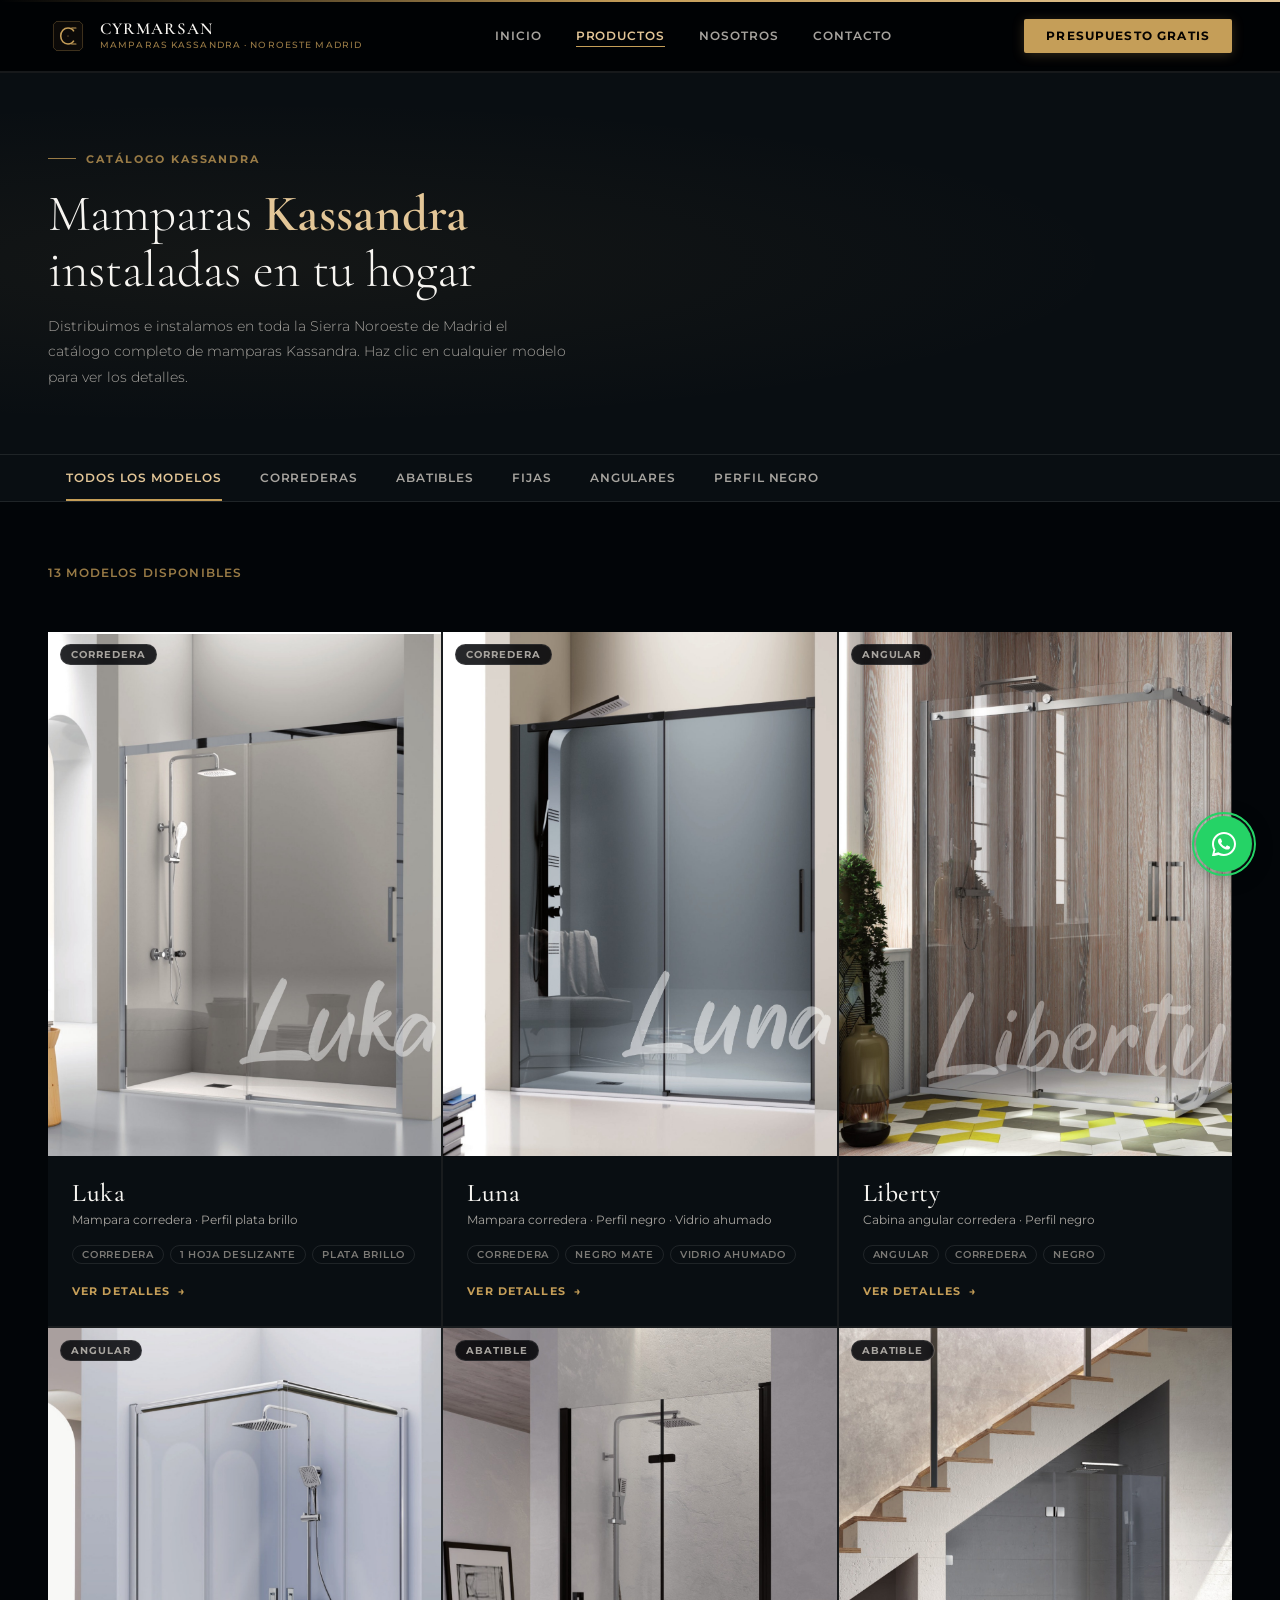
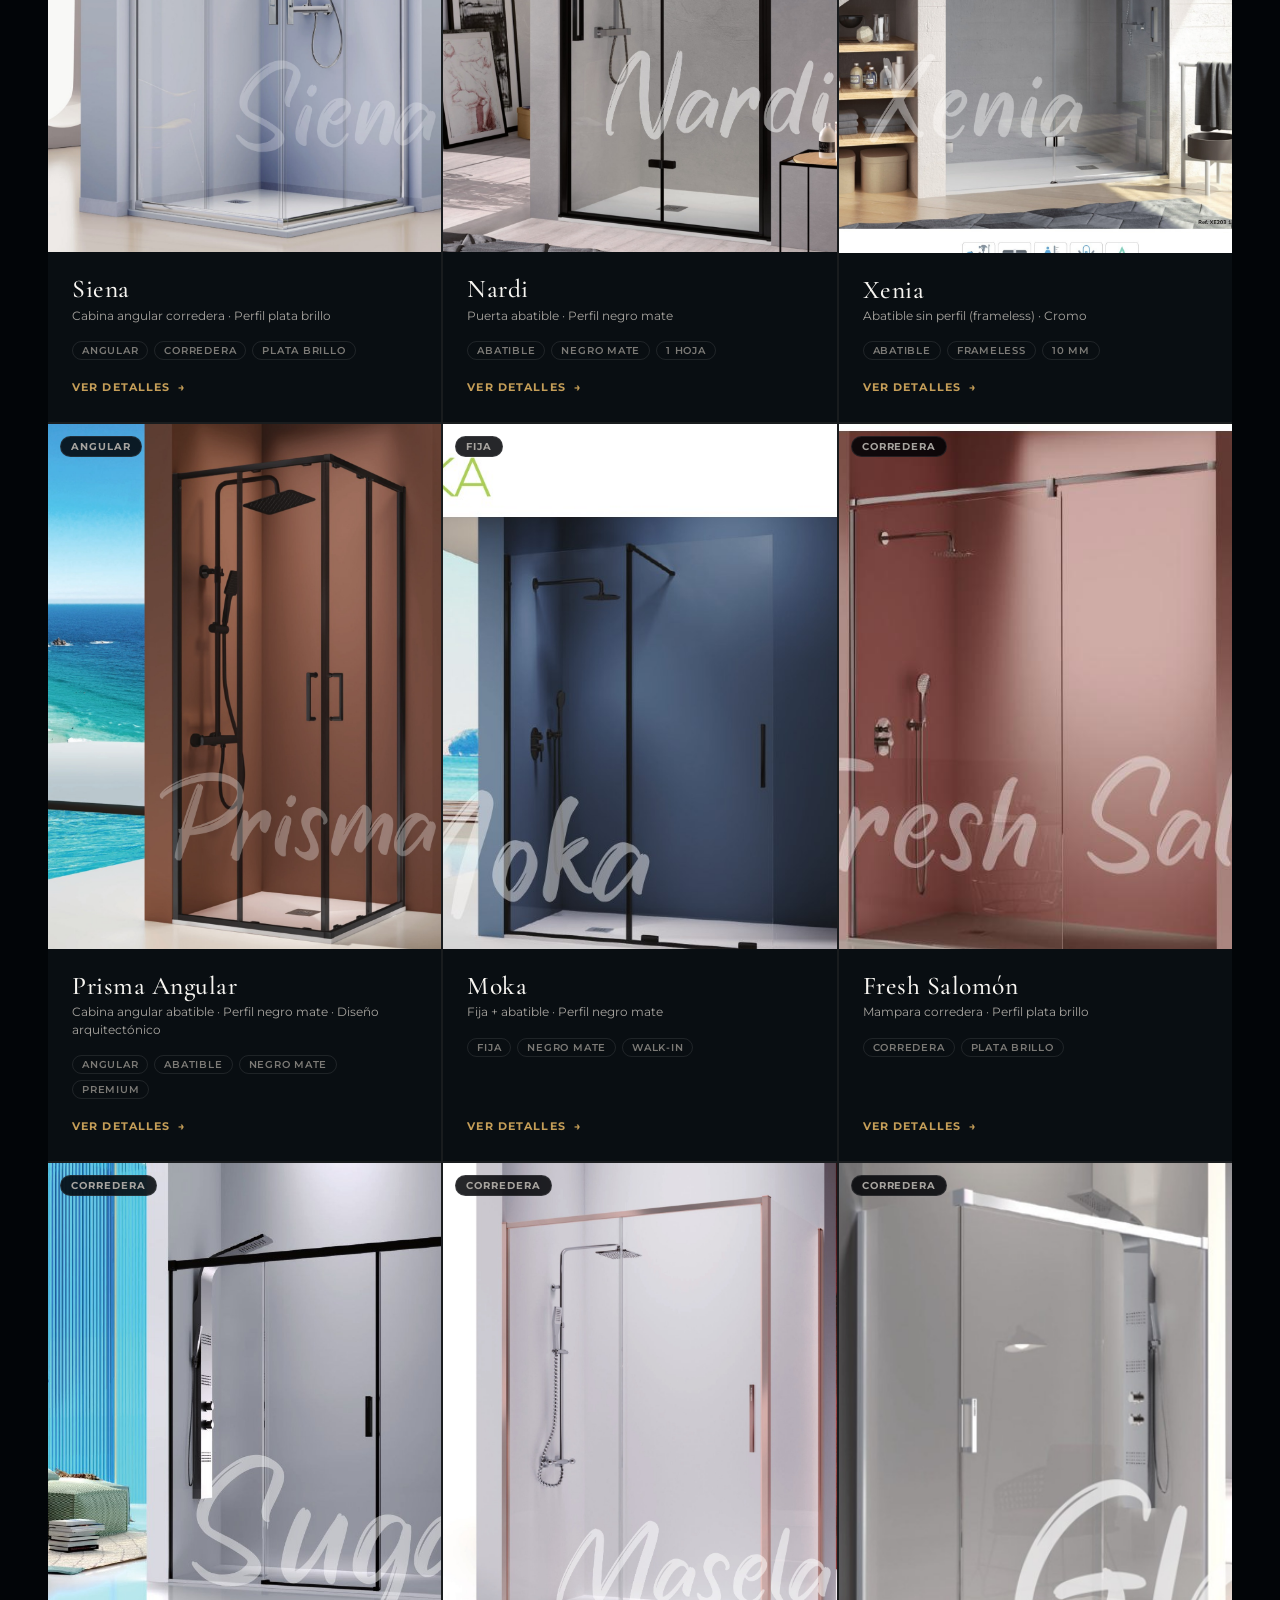
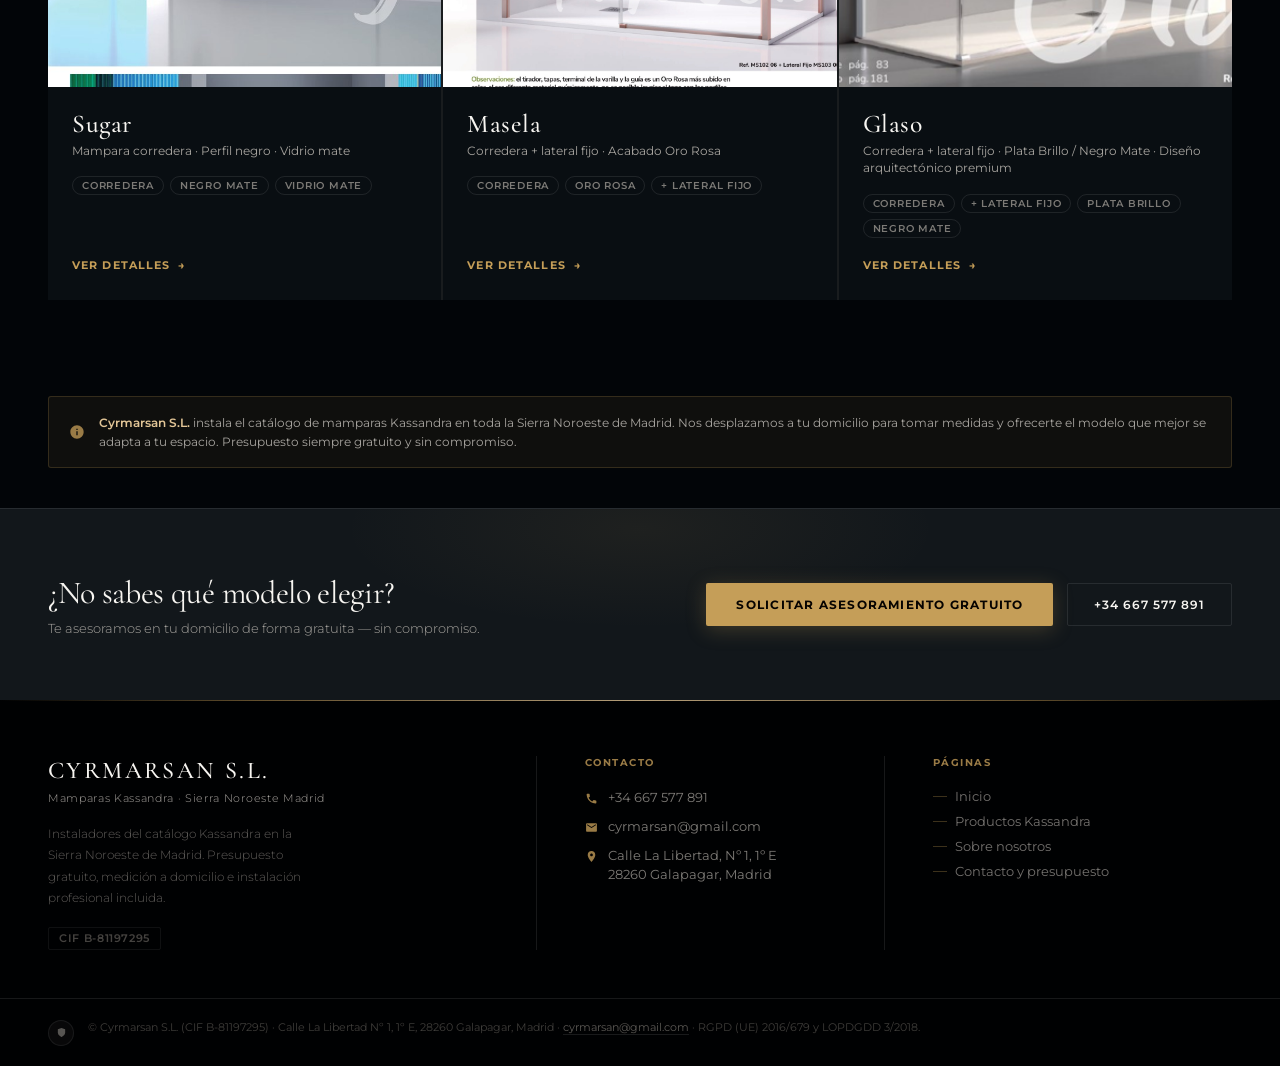
<file: productos.html>
<!DOCTYPE html>
<html lang="es">
<head>
  <meta charset="UTF-8" />
  <meta name="viewport" content="width=device-width, initial-scale=1.0" />
  <!-- Google Consent Mode v2 -->
  <script>
    window.dataLayer = window.dataLayer || [];
    function gtag(){dataLayer.push(arguments);}
    gtag('consent', 'default', {
      analytics_storage:    'denied',
      ad_storage:           'denied',
      ad_user_data:         'denied',
      ad_personalization:   'denied',
      wait_for_update:       500
    });
    try {
      if (localStorage.getItem('cyrmarsan_cookie_consent') === 'accepted') {
        gtag('consent', 'update', { analytics_storage: 'granted' });
      }
    } catch(e) {}
  </script>
  <!-- Google Tag Manager -->
  <script>(function(w,d,s,l,i){w[l]=w[l]||[];w[l].push({'gtm.start':
  new Date().getTime(),event:'gtm.js'});var f=d.getElementsByTagName(s)[0],
  j=d.createElement(s),dl=l!='dataLayer'?'&l='+l:'';j.async=true;j.src=
  'https://www.googletagmanager.com/gtm.js?id='+i+dl;f.parentNode.insertBefore(j,f);
  })(window,document,'script','dataLayer','GTM-W7MDK8Z3');</script>
  <!-- End Google Tag Manager -->
  <title>Catálogo Mamparas Kassandra | Cyrmarsan S.L. — Sierra Noroeste Madrid</title>
  <meta name="description" content="Catálogo completo de mamparas Kassandra: Luka, Liberty, Nardi, Luna, Prisma, Moka, Fresh, Siena y más. Instalación profesional en la Sierra Noroeste de Madrid. Cyrmarsan S.L." />
  <link rel="preconnect" href="https://fonts.googleapis.com" />
  <link rel="preconnect" href="https://fonts.gstatic.com" crossorigin />
  <link href="https://fonts.googleapis.com/css2?family=Cormorant+Garamond:wght@300;400;500;600;700&family=Montserrat:wght@300;400;500;600;700&display=swap" rel="stylesheet" />
  <link rel="stylesheet" href="styles.css" />
  <script type="application/ld+json">
  {
    "@context": "https://schema.org",
    "@type": "ItemList",
    "name": "Catálogo de mamparas Kassandra — Cyrmarsan S.L.",
    "description": "Catálogo completo de mamparas de ducha y bañera Kassandra instaladas a medida en la Sierra Noroeste de Madrid por Cyrmarsan S.L.",
    "url": "https://mamparas-noroeste-madrid.vercel.app/productos.html",
    "itemListElement": [
      {"@type":"ListItem","position":1,"name":"Mampara Kassandra Luka — corredera sobre bañera"},
      {"@type":"ListItem","position":2,"name":"Mampara Kassandra Luna — corredera perfil negro"},
      {"@type":"ListItem","position":3,"name":"Mampara Kassandra Liberty — abatible con perfil negro"},
      {"@type":"ListItem","position":4,"name":"Mampara Kassandra Siena — corredera 6mm"},
      {"@type":"ListItem","position":5,"name":"Mampara Kassandra Nardi — angular sin marco"},
      {"@type":"ListItem","position":6,"name":"Mampara Kassandra Xenia — fija sin marco"},
      {"@type":"ListItem","position":7,"name":"Mampara Kassandra Prisma Angular — cabina angular"},
      {"@type":"ListItem","position":8,"name":"Mampara Kassandra Moka — fija 8mm perfil negro"},
      {"@type":"ListItem","position":9,"name":"Mampara Kassandra Fresh Salomón — plegable"},
      {"@type":"ListItem","position":10,"name":"Mampara Kassandra Fresh — abatible compacta"},
      {"@type":"ListItem","position":11,"name":"Mampara Kassandra Sugar — corredera vintage"},
      {"@type":"ListItem","position":12,"name":"Mampara Kassandra Masela — fija minimalista"},
      {"@type":"ListItem","position":13,"name":"Mampara Kassandra Glaso — fija vidrio mate"}
    ]
  }
  </script>
  <style>

    /* ── FILTER BAR ── */
    .filter-bar {
      background: var(--ink-soft);
      border-bottom: 1px solid var(--line);
      padding: 0 48px;
      position: sticky; top: var(--nav-h); z-index: 50;
      backdrop-filter: blur(12px);
    }

    .filter-inner {
      max-width: 1280px; margin: 0 auto;
      display: flex; align-items: center; gap: 2px;
      overflow-x: auto; scrollbar-width: none;
    }

    .filter-inner::-webkit-scrollbar { display: none; }

    .filter-btn {
      padding: 16px 18px;
      font-family: 'Montserrat', sans-serif;
      font-size: 0.72rem; font-weight: 600;
      letter-spacing: 0.08em; text-transform: uppercase;
      color: var(--muted); background: none; border: none;
      cursor: pointer; white-space: nowrap;
      position: relative; transition: color 0.2s;
    }

    .filter-btn::after {
      content: ''; position: absolute;
      bottom: 0; left: 18px; right: 18px; height: 2px;
      background: var(--gold); transform: scaleX(0);
      transition: transform 0.3s;
    }

    .filter-btn:hover { color: var(--cream); }
    .filter-btn.active { color: var(--gold-light); }
    .filter-btn.active::after { transform: scaleX(1); }

    /* ── CATALOG GRID ── */
    .catalog {
      max-width: 1280px; margin: 0 auto;
      padding: 64px 48px 96px;
    }

    .catalog-intro {
      display: flex; align-items: flex-end;
      justify-content: space-between; gap: 40px;
      flex-wrap: wrap; margin-bottom: 52px;
    }

    .catalog-count {
      font-size: 0.72rem; font-weight: 600;
      letter-spacing: 0.1em; text-transform: uppercase;
      color: var(--gold-dim);
    }

    .catalog-grid {
      display: grid;
      grid-template-columns: repeat(3, 1fr);
      gap: 2px;
      background: var(--line);
    }

    /* ── PRODUCT CARD ── */
    .product-card {
      background: var(--ink-soft);
      display: flex; flex-direction: column;
      position: relative; overflow: hidden;
      cursor: pointer;
      transition: background 0.3s;
    }

    .product-card:hover { background: oklch(18% 0.012 250); }

    /* Gold bottom reveal on hover */
    .product-card::after {
      content: ''; position: absolute;
      bottom: 0; left: 0; right: 0; height: 2px;
      background: linear-gradient(to right, var(--gold-dim), var(--gold));
      transform: scaleX(0); transform-origin: left;
      transition: transform 0.45s cubic-bezier(0.25, 0.46, 0.45, 0.94);
    }

    .product-card:hover::after { transform: scaleX(1); }

    /* Image area */
    .product-card-img {
      width: 100%;
      aspect-ratio: 3/4;
      overflow: hidden;
      position: relative;
      background: oklch(94% 0.004 80);
    }

    .product-card-img img {
      width: 100%; height: 100%;
      object-fit: cover; object-position: center top;
      transition: transform 0.6s cubic-bezier(0.25, 0.46, 0.45, 0.94);
      display: block;
    }

    .product-card:hover .product-card-img img { transform: scale(1.05); }

    /* Type badge */
    .product-type-badge {
      position: absolute; top: 12px; left: 12px;
      padding: 4px 10px;
      background: oklch(8% 0.02 250 / 0.85);
      border: 1px solid var(--line);
      border-radius: 100px;
      font-size: 0.6rem; font-weight: 700;
      letter-spacing: 0.1em; text-transform: uppercase;
      color: var(--muted);
      backdrop-filter: blur(6px);
    }

    /* Info */
    .product-card-info {
      padding: 24px 24px 28px;
      flex: 1; display: flex; flex-direction: column;
    }

    .product-model-name {
      font-family: 'Cormorant Garamond', serif;
      font-size: 1.6rem; font-weight: 500;
      color: var(--cream); letter-spacing: 0.02em;
      margin-bottom: 6px; line-height: 1;
    }

    .product-model-sub {
      font-size: 0.72rem; font-weight: 400;
      color: var(--muted); margin-bottom: 16px;
      line-height: 1.5;
    }

    .product-tags {
      display: flex; flex-wrap: wrap; gap: 6px;
      margin-bottom: 20px;
    }

    .product-tag-pill {
      padding: 3px 9px;
      border: 1px solid var(--line);
      border-radius: 100px;
      font-size: 0.6rem; font-weight: 600;
      letter-spacing: 0.08em; text-transform: uppercase;
      color: oklch(58% 0.006 80);
    }

    .product-cta-link {
      display: inline-flex; align-items: center; gap: 8px;
      font-size: 0.7rem; font-weight: 700;
      letter-spacing: 0.1em; text-transform: uppercase;
      color: var(--gold); text-decoration: none;
      margin-top: auto;
      transition: gap 0.2s;
    }

    .product-cta-link:hover { gap: 14px; }

    /* ── FEATURED HERO CARD — removed, all cards equal ── */

    /* ── LIGHTBOX ── */
    .lightbox {
      position: fixed; inset: 0; z-index: 9000;
      background: oklch(5% 0.01 250 / 0.97);
      display: flex; align-items: center; justify-content: center;
      opacity: 0; pointer-events: none;
      transition: opacity 0.3s;
      backdrop-filter: blur(10px);
    }

    .lightbox.open { opacity: 1; pointer-events: all; }

    .lb-content {
      display: flex; align-items: stretch;
      gap: 0; max-width: 1100px; width: 96vw;
      max-height: 90vh;
      box-shadow: 0 40px 120px oklch(0% 0 0 / 0.7);
    }

    .lb-img-wrap {
      flex: 1; overflow: hidden;
      background: oklch(94% 0.004 80);
      display: flex; align-items: center; justify-content: center;
    }

    .lb-img-wrap img {
      width: 100%; height: 100%;
      object-fit: contain; object-position: center top;
      max-height: 90vh;
    }

    .lb-info {
      width: 300px; flex-shrink: 0;
      background: oklch(11% 0.012 250);
      padding: 40px 32px;
      display: flex; flex-direction: column;
      border-left: 1px solid var(--line);
    }

    .lb-badge {
      font-size: 0.62rem; font-weight: 700;
      letter-spacing: 0.14em; text-transform: uppercase;
      color: var(--gold-dim); margin-bottom: 12px;
    }

    .lb-name {
      font-family: 'Cormorant Garamond', serif;
      font-size: 2.4rem; font-weight: 400;
      color: var(--cream); margin-bottom: 4px; line-height: 1;
    }

    .lb-type {
      font-size: 0.75rem; font-weight: 500;
      color: var(--muted); margin-bottom: 24px;
    }

    .lb-desc {
      font-size: 0.8rem; font-weight: 300;
      color: oklch(60% 0.006 80); line-height: 1.8;
      margin-bottom: 28px; text-wrap: pretty;
    }

    .lb-features { list-style: none; display: flex; flex-direction: column; gap: 8px; margin-bottom: 32px; }
    .lb-features li {
      display: flex; align-items: center; gap: 10px;
      font-size: 0.75rem; font-weight: 500; color: var(--muted);
    }
    .lb-features li::before {
      content: ''; width: 14px; height: 1px;
      background: var(--gold-dim); flex-shrink: 0;
    }

    .lb-cta {
      display: block; padding: 14px 24px;
      background: var(--gold); color: oklch(10% 0.02 80);
      font-family: 'Montserrat', sans-serif; font-size: 0.75rem;
      font-weight: 700; letter-spacing: 0.1em; text-transform: uppercase;
      text-decoration: none; text-align: center; border-radius: 2px;
      transition: background 0.2s;
      margin-top: auto;
    }

    .lb-cta:hover { background: var(--gold-light); }

    .lb-close {
      position: absolute; top: 20px; right: 24px;
      width: 40px; height: 40px; border-radius: 50%;
      border: 1px solid var(--line);
      background: oklch(100% 0 0 / 0.06);
      color: var(--cream); font-size: 1.1rem;
      cursor: pointer; display: flex; align-items: center; justify-content: center;
      transition: background 0.2s; z-index: 1;
    }

    .lb-close:hover { background: oklch(100% 0 0 / 0.15); }

    /* ── BRAND NOTE ── */
    .brand-note {
      max-width: 1280px; margin: 0 auto;
      padding: 0 48px 40px;
    }

    .brand-note-inner {
      background: oklch(72% 0.10 80 / 0.07);
      border: 1px solid oklch(72% 0.10 80 / 0.2);
      border-radius: 3px; padding: 16px 20px;
      display: flex; align-items: center; gap: 14px;
    }

    .brand-note-inner svg { width: 16px; height: 16px; fill: var(--gold-dim); flex-shrink: 0; }
    .brand-note-inner p { font-size: 0.77rem; color: var(--muted); line-height: 1.55; }
    .brand-note-inner strong { color: var(--gold-light); font-weight: 600; }

    /* Responsive */
    @media (max-width: 1024px) {
      .catalog-grid { grid-template-columns: repeat(2, 1fr); }
      .filter-bar { padding: 0 32px; }
      .catalog { padding: 52px 32px 72px; }
      .brand-note { padding: 0 32px 32px; }
    }

    @media (max-width: 680px) {
      .filter-bar { padding: 0 16px; }
      .catalog { padding: 36px 16px 64px; }
      .catalog-grid { grid-template-columns: 1fr; }
      .lb-content { flex-direction: column; }
      .lb-img-wrap { max-height: 50vh; }
      .lb-info { width: 100%; max-height: 45vh; overflow-y: auto; }
      .brand-note { padding: 0 16px 24px; }
    }
  </style>
</head>
<body>
<noscript><iframe src="https://www.googletagmanager.com/ns.html?id=GTM-W7MDK8Z3" height="0" width="0" style="display:none;visibility:hidden"></iframe></noscript>

<nav class="navbar" id="navbar">
  <div class="nav-inner">
    <a href="index.html" class="nav-logo">
      <div class="nav-logo-mark">
        <svg viewBox="0 0 44 44" fill="none" xmlns="http://www.w3.org/2000/svg">
          <!-- Marco exterior con esquinas cortadas -->
          <path d="M6 2h32l4 4v32l-4 4H6l-4-4V6z" stroke="oklch(72% 0.10 80 / 0.55)" stroke-width="0.75" fill="oklch(72% 0.10 80 / 0.06)"/>
          <!-- C serif estilizada -->
          <path d="M30 15.5
            C28.5 12.8 25.5 11 22 11
            C16.5 11 12 15.5 12 22
            C12 28.5 16.5 33 22 33
            C25.5 33 28.5 31.2 30 28.5"
            stroke="oklch(72% 0.10 80)" stroke-width="2.2" stroke-linecap="butt" fill="none"/>
          <!-- Serif superior -->
          <line x1="27" y1="11" x2="33" y2="11" stroke="oklch(72% 0.10 80)" stroke-width="1.4" stroke-linecap="round"/>
          <!-- Serif inferior -->
          <line x1="27" y1="33" x2="33" y2="33" stroke="oklch(72% 0.10 80)" stroke-width="1.4" stroke-linecap="round"/>
          <!-- Punto de acento dorado -->
          <circle cx="22" cy="22" r="1.2" fill="oklch(72% 0.10 80 / 0.4)"/>
        </svg>
      </div>
      <div class="nav-logo-text">
        <div class="nav-logo-name">Cyrmarsan</div>
        <div class="nav-logo-sub">Mamparas Kassandra · Noroeste Madrid</div>
      </div>
    </a>
    <ul class="nav-links">
      <li><a href="index.html">Inicio</a></li>
      <li><a href="productos.html" class="active">Productos</a></li>
      <li><a href="sobre-nosotros.html">Nosotros</a></li>
      <li><a href="contacto.html">Contacto</a></li>
    </ul>
    <a href="contacto.html" class="nav-cta">Presupuesto gratis</a>
    <button class="nav-burger" id="burger" aria-label="Menú"><span></span><span></span><span></span></button>
  </div>
</nav>
<div class="nav-drawer" id="drawer">
  <a href="index.html">Inicio</a>
  <a href="productos.html" class="active">Productos</a>
  <a href="sobre-nosotros.html">Nosotros</a>
  <a href="contacto.html">Contacto</a>
  <a href="contacto.html" class="nav-drawer-cta">Presupuesto gratuito →</a>
</div>

<!-- PAGE HERO -->
<header class="page-hero">
  <div class="page-hero-inner">
    <div class="page-eyebrow"><span class="page-eyebrow-line"></span><span class="page-eyebrow-text">Catálogo Kassandra</span></div>
    <h1 class="page-title">Mamparas <strong>Kassandra</strong><br />instaladas en tu hogar</h1>
    <p class="page-subtitle">Distribuimos e instalamos en toda la Sierra Noroeste de Madrid el catálogo completo de mamparas Kassandra. Haz clic en cualquier modelo para ver los detalles.</p>
  </div>
</header>

<!-- FILTER BAR -->
<div class="filter-bar">
  <div class="filter-inner">
    <button class="filter-btn active" data-filter="all">Todos los modelos</button>
    <button class="filter-btn" data-filter="corredera">Correderas</button>
    <button class="filter-btn" data-filter="abatible">Abatibles</button>
    <button class="filter-btn" data-filter="fija">Fijas</button>
    <button class="filter-btn" data-filter="angular">Angulares</button>
    <button class="filter-btn" data-filter="negro">Perfil negro</button>
  </div>
</div>

<!-- CATALOG -->
<div style="background:var(--ink)">
  <div class="catalog">
    <div class="catalog-intro">
      <div>
        <p class="catalog-count" id="catalogCount">13 modelos disponibles</p>
      </div>
    </div>

    <div class="catalog-grid" id="catalogGrid">

      <!-- LUKA — featured -->
      <div class="product-card reveal" data-cat="corredera"
        data-name="Luka"
        data-type="Mampara corredera"
        data-desc="La Kassandra Luka es una elegante mampara corredera de una hoja deslizante con perfil en plata brillo. Diseño moderno y funcional, perfecta para duchas de tamaño estándar y espacios con apertura limitada."
        data-features="Perfil aluminio plata brillo|Hoja fija + hoja corredera|Vidrio templado 6 mm|Cierre magnético de precisión|Guía inferior antiderrames">
        <div class="product-card-img">
          <img src="uploads/Luka.jpg" alt="Kassandra Luka — Mampara corredera" />
          <span class="product-type-badge">Corredera</span>
        </div>
        <div class="product-card-info">
          <div class="product-model-name">Luka</div>
          <div class="product-model-sub">Mampara corredera · Perfil plata brillo</div>
          <div class="product-tags">
            <span class="product-tag-pill">Corredera</span>
            <span class="product-tag-pill">1 hoja deslizante</span>
            <span class="product-tag-pill">Plata brillo</span>
          </div>
          <span class="product-cta-link">Ver detalles <span>→</span></span>
        </div>
      </div>

      <!-- LUNA -->
      <div class="product-card reveal" data-cat="corredera negro"
        data-name="Luna"
        data-type="Mampara corredera"
        data-desc="La Kassandra Luna destaca por su perfil en negro mate y su vidrio ahumado que le confieren un aspecto lujoso y contemporáneo. Mampara corredera de una hoja con acabado premium."
        data-features="Perfil negro mate|Vidrio ahumado templado 8 mm|Sistema corredera sin guía inferior|Tirador integrado|Acabado de alta resistencia">
        <div class="product-card-img">
          <img src="uploads/Luna.jpg" alt="Kassandra Luna — Mampara corredera vidrio ahumado" />
          <span class="product-type-badge">Corredera</span>
        </div>
        <div class="product-card-info">
          <div class="product-model-name">Luna</div>
          <div class="product-model-sub">Mampara corredera · Perfil negro · Vidrio ahumado</div>
          <div class="product-tags">
            <span class="product-tag-pill">Corredera</span>
            <span class="product-tag-pill">Negro mate</span>
            <span class="product-tag-pill">Vidrio ahumado</span>
          </div>
          <span class="product-cta-link">Ver detalles <span>→</span></span>
        </div>
      </div>

      <!-- LIBERTY -->
      <div class="product-card reveal" data-cat="angular corredera"
        data-name="Liberty"
        data-type="Cabina angular corredera"
        data-desc="Kassandra Liberty es una cabina angular de dos frentes correderos con perfil en negro y tiradores minimalistas. Ideal para duchas en esquina, ofrece máximo espacio interior y un diseño envolvente."
        data-features="Cabina angular 2 frentes|Perfil negro y tiradores dobles|Vidrio templado transparente 8 mm|Sistema corredero suave|Compatible con platos estándar y a medida">
        <div class="product-card-img">
          <img src="uploads/Liberty.jpg" alt="Kassandra Liberty — Cabina angular corredera" />
          <span class="product-type-badge">Angular</span>
        </div>
        <div class="product-card-info">
          <div class="product-model-name">Liberty</div>
          <div class="product-model-sub">Cabina angular corredera · Perfil negro</div>
          <div class="product-tags">
            <span class="product-tag-pill">Angular</span>
            <span class="product-tag-pill">Corredera</span>
            <span class="product-tag-pill">Negro</span>
          </div>
          <span class="product-cta-link">Ver detalles <span>→</span></span>
        </div>
      </div>

      <!-- SIENA -->
      <div class="product-card reveal" data-cat="angular corredera"
        data-name="Siena"
        data-type="Cabina angular corredera"
        data-desc="La Kassandra Siena es una cabina angular con perfil en plata brillo y doble hoja corredera en ambos lados. Diseño clásico y funcional para baños tradicionales y modernos. Excelente relación calidad-precio."
        data-features="Cabina angular perfil plata|Doble hoja corredera por frente|Vidrio templado 6 mm|Cantoneras de esquina redondeadas|Junta de estanqueidad perimetral">
        <div class="product-card-img">
          <img src="uploads/Siena.jpg" alt="Kassandra Siena — Cabina angular" />
          <span class="product-type-badge">Angular</span>
        </div>
        <div class="product-card-info">
          <div class="product-model-name">Siena</div>
          <div class="product-model-sub">Cabina angular corredera · Perfil plata brillo</div>
          <div class="product-tags">
            <span class="product-tag-pill">Angular</span>
            <span class="product-tag-pill">Corredera</span>
            <span class="product-tag-pill">Plata brillo</span>
          </div>
          <span class="product-cta-link">Ver detalles <span>→</span></span>
        </div>
      </div>

      <!-- NARDI -->
      <div class="product-card reveal" data-cat="abatible negro"
        data-name="Nardi"
        data-type="Mampara abatible"
        data-desc="La Kassandra Nardi es una puerta abatible de una hoja en perfil negro mate. Apertura hacia interior o exterior, con bisagras de acero inoxidable de alta resistencia. Perfecta para duchas a ras de suelo."
        data-features="Puerta abatible 1 hoja|Perfil y bisagras en negro mate|Vidrio templado transparente 8 mm|Apertura interior o exterior|Compatible con duchas a ras de suelo">
        <div class="product-card-img">
          <img src="uploads/Nardi.jpg" alt="Kassandra Nardi — Mampara abatible perfil negro" />
          <span class="product-type-badge">Abatible</span>
        </div>
        <div class="product-card-info">
          <div class="product-model-name">Nardi</div>
          <div class="product-model-sub">Puerta abatible · Perfil negro mate</div>
          <div class="product-tags">
            <span class="product-tag-pill">Abatible</span>
            <span class="product-tag-pill">Negro mate</span>
            <span class="product-tag-pill">1 hoja</span>
          </div>
          <span class="product-cta-link">Ver detalles <span>→</span></span>
        </div>
      </div>

      <!-- XENIA -->
      <div class="product-card reveal" data-cat="abatible"
        data-name="Xenia"
        data-type="Mampara abatible sin perfil"
        data-desc="Kassandra Xenia es una mampara abatible sin perfiles laterales, con el vidrio anclado directamente a la pared mediante bisagras de diseño. Elegancia total para duchas contemporáneas a ras de suelo."
        data-features="Sin perfil lateral (frameless)|Bisagras de diseño en cromo|Vidrio templado 10 mm|Cierre magnético invisible|Máxima limpieza visual">
        <div class="product-card-img">
          <img src="uploads/Xenia.jpg" alt="Kassandra Xenia — Mampara abatible sin perfil" />
          <span class="product-type-badge">Abatible</span>
        </div>
        <div class="product-card-info">
          <div class="product-model-name">Xenia</div>
          <div class="product-model-sub">Abatible sin perfil (frameless) · Cromo</div>
          <div class="product-tags">
            <span class="product-tag-pill">Abatible</span>
            <span class="product-tag-pill">Frameless</span>
            <span class="product-tag-pill">10 mm</span>
          </div>
          <span class="product-cta-link">Ver detalles <span>→</span></span>
        </div>
      </div>

      <!-- PRISMA ANGULAR -->
      <div class="product-card reveal" data-cat="angular negro"
        data-name="Prisma Angular"
        data-type="Cabina angular abatible"
        data-desc="Kassandra Prisma Angular es una impresionante cabina cuadrada con perfil negro mate y doble puerta abatible. Su estructura robusta y diseño geométrico la convierten en el centro de cualquier baño de diseño."
        data-features="Cabina angular puerta abatible|Perfil negro mate estructural|Vidrio templado transparente 8 mm|Doble puerta central|Sellado total antifugas">
        <div class="product-card-img">
          <img src="uploads/Prisma_Angular.jpg" alt="Kassandra Prisma Angular — Cabina angular negra" />
          <span class="product-type-badge">Angular</span>
        </div>
        <div class="product-card-info">
          <div class="product-model-name">Prisma Angular</div>
          <div class="product-model-sub">Cabina angular abatible · Perfil negro mate · Diseño arquitectónico</div>
          <div class="product-tags">
            <span class="product-tag-pill">Angular</span>
            <span class="product-tag-pill">Abatible</span>
            <span class="product-tag-pill">Negro mate</span>
            <span class="product-tag-pill">Premium</span>
          </div>
          <span class="product-cta-link">Ver detalles <span>→</span></span>
        </div>
      </div>

      <!-- MOKA -->
      <div class="product-card reveal" data-cat="fija negro"
        data-name="Moka"
        data-type="Mampara fija + puerta abatible"
        data-desc="Kassandra Moka combina un panel fijo y una puerta abatible con perfil en negro mate y vidrio transparente de 8 mm. Diseño premium para duchas abiertas y estéticas contemporáneas."
        data-features="Panel fijo + puerta abatible|Perfil negro mate|Vidrio templado 8 mm|Tirador integrado en negro|Ideal para duchas abiertas walk-in">
        <div class="product-card-img">
          <img src="uploads/moka.png" alt="Kassandra Moka — Fija con puerta, perfil negro" style="object-position: center 18%;" />
          <span class="product-type-badge">Fija</span>
        </div>
        <div class="product-card-info">
          <div class="product-model-name">Moka</div>
          <div class="product-model-sub">Fija + abatible · Perfil negro mate</div>
          <div class="product-tags">
            <span class="product-tag-pill">Fija</span>
            <span class="product-tag-pill">Negro mate</span>
            <span class="product-tag-pill">Walk-in</span>
          </div>
          <span class="product-cta-link">Ver detalles <span>→</span></span>
        </div>
      </div>

      <!-- FRESH SALOMON -->
      <div class="product-card reveal" data-cat="corredera"
        data-name="Fresh Salomón"
        data-type="Mampara corredera"
        data-desc="La Kassandra Fresh Salomón es una elegante mampara corredera de una hoja con perfil en plata brillo. Su diseño limpio y moderno se adapta perfectamente a baños contemporáneos de cualquier tamaño."
        data-features="Perfil aluminio plata brillo|1 hoja deslizante + 1 fija|Vidrio templado 6 mm|Sistema de rodamiento suave|Disponible en varias medidas">
        <div class="product-card-img">
          <img src="uploads/salomon.png" alt="Kassandra Fresh Salomón — Mampara corredera" />
          <span class="product-type-badge">Corredera</span>
        </div>
        <div class="product-card-info">
          <div class="product-model-name">Fresh Salomón</div>
          <div class="product-model-sub">Mampara corredera · Perfil plata brillo</div>
          <div class="product-tags">
            <span class="product-tag-pill">Corredera</span>
            <span class="product-tag-pill">Plata brillo</span>
          </div>
          <span class="product-cta-link">Ver detalles <span>→</span></span>
        </div>
      </div>



      <!-- SUGAR -->
      <div class="product-card reveal" data-cat="corredera negro"
        data-name="Sugar"
        data-type="Mampara corredera"
        data-desc="Kassandra Sugar es una mampara corredera con perfil negro mate y vidrio mate. Su estética opaca aporta privacidad y un toque moderno e industrial. Referencia SU107 05."
        data-features="Perfil negro mate|Vidrio mate/translúcido|1 hoja corredera + 1 fija|Tirador integrado negro|Guía inferior antiderrames">
        <div class="product-card-img">
          <img src="uploads/sugar.png" alt="Kassandra Sugar — Corredera perfil negro vidrio mate" />
          <span class="product-type-badge">Corredera</span>
        </div>
        <div class="product-card-info">
          <div class="product-model-name">Sugar</div>
          <div class="product-model-sub">Mampara corredera · Perfil negro · Vidrio mate</div>
          <div class="product-tags">
            <span class="product-tag-pill">Corredera</span>
            <span class="product-tag-pill">Negro mate</span>
            <span class="product-tag-pill">Vidrio mate</span>
          </div>
          <span class="product-cta-link">Ver detalles <span>→</span></span>
        </div>
      </div>

      <!-- MASELA -->
      <div class="product-card reveal" data-cat="corredera"
        data-name="Masela"
        data-type="Mampara corredera angular"
        data-desc="Kassandra Masela es una mampara corredera con lateral fijo y perfil en Oro Rosa. Un acabado exclusivo y sofisticado para baños de diseño premium. Ref. MS102 06 + Lateral Fijo MS103 06."
        data-features="Perfil Oro Rosa exclusivo|1 hoja corredera + lateral fijo|Vidrio templado transparente 8 mm|Tirador y tapas en Oro Rosa|Acabado resistente a la corrosión">
        <div class="product-card-img">
          <img src="uploads/Masela.jpg" alt="Kassandra Masela — Corredera Oro Rosa" />
          <span class="product-type-badge">Corredera</span>
        </div>
        <div class="product-card-info">
          <div class="product-model-name">Masela</div>
          <div class="product-model-sub">Corredera + lateral fijo · Acabado Oro Rosa</div>
          <div class="product-tags">
            <span class="product-tag-pill">Corredera</span>
            <span class="product-tag-pill">Oro Rosa</span>
            <span class="product-tag-pill">+ Lateral fijo</span>
          </div>
          <span class="product-cta-link">Ver detalles <span>→</span></span>
        </div>
      </div>

      <!-- GLASO -->
      <div class="product-card reveal" data-cat="corredera"
        data-name="Glaso"
        data-type="Mampara corredera con lateral fijo"
        data-desc="Kassandra Glaso es una elegante mampara corredera con lateral fijo en perfil plata brillo o negro mate. Diseño arquitectónico para duchas grandes. Ref. GS102 01 + Lateral Fijo GS103 01. Disponible en Negro Mate y Plata Brillo."
        data-features="1 hoja corredera + lateral fijo|Perfil plata brillo o negro mate|Vidrio templado 8 mm|Diseño arquitectónico de líneas puras|Disponible en múltiples medidas">
        <div class="product-card-img">
          <img src="uploads/Glaso.png" alt="Kassandra Glaso — Corredera con lateral fijo" style="object-position: center 40%;" />
          <span class="product-type-badge">Corredera</span>
        </div>
        <div class="product-card-info">
          <div class="product-model-name">Glaso</div>
          <div class="product-model-sub">Corredera + lateral fijo · Plata Brillo / Negro Mate · Diseño arquitectónico premium</div>
          <div class="product-tags">
            <span class="product-tag-pill">Corredera</span>
            <span class="product-tag-pill">+ Lateral fijo</span>
            <span class="product-tag-pill">Plata brillo</span>
            <span class="product-tag-pill">Negro mate</span>
          </div>
          <span class="product-cta-link">Ver detalles <span>→</span></span>
        </div>
      </div>

    </div>
  </div>

  <!-- BRAND NOTE -->
  <div class="brand-note">
    <div class="brand-note-inner">
      <svg viewBox="0 0 24 24"><path d="M12 2C6.48 2 2 6.48 2 12s4.48 10 10 10 10-4.48 10-10S17.52 2 12 2zm1 15h-2v-6h2v6zm0-8h-2V7h2v2z"/></svg>
      <p><strong>Cyrmarsan S.L.</strong> instala el catálogo de mamparas Kassandra en toda la Sierra Noroeste de Madrid. Nos desplazamos a tu domicilio para tomar medidas y ofrecerte el modelo que mejor se adapta a tu espacio. Presupuesto siempre gratuito y sin compromiso.</p>
    </div>
  </div>
</div>

<!-- CTA STRIP -->
<div class="cta-strip">
  <div class="cta-strip-inner reveal">
    <div>
      <h3 class="cta-strip-title">¿No sabes qué modelo elegir?</h3>
      <p class="cta-strip-sub">Te asesoramos en tu domicilio de forma gratuita — sin compromiso.</p>
    </div>
    <div class="cta-strip-actions">
      <a href="contacto.html" class="btn-gold">Solicitar asesoramiento gratuito</a>
      <a href="tel:+34667577891" class="btn-ghost">+34 667 577 891</a>
    </div>
  </div>
</div>

<!-- FOOTER -->
<footer>
  <div class="footer-inner">
    <div class="footer-main">
      <div class="footer-col">
        <div class="footer-logo">Cyrmarsan S.L.</div>
        <div class="footer-tagline">Mamparas Kassandra · Sierra Noroeste Madrid</div>
        <p class="footer-desc">Instaladores del catálogo Kassandra en la Sierra Noroeste de Madrid. Presupuesto gratuito, medición a domicilio e instalación profesional incluida.</p>
        <span class="footer-cif">CIF B-81197295</span>
      </div>
      <div class="footer-col">
        <p class="footer-col-label">Contacto</p>
        <ul class="footer-contact-list">
          <li><svg viewBox="0 0 24 24"><path d="M6.62 10.79a15.053 15.053 0 0 0 6.59 6.59l2.2-2.2a1 1 0 0 1 1.01-.24c1.12.37 2.33.57 3.58.57a1 1 0 0 1 1 1V20a1 1 0 0 1-1 1C10.61 21 3 13.39 3 4a1 1 0 0 1 1-1h3.5a1 1 0 0 1 1 1c0 1.25.2 2.45.57 3.58a1 1 0 0 1-.25 1.01l-2.2 2.2z"/></svg><a href="tel:+34667577891">+34 667 577 891</a></li>
          <li><svg viewBox="0 0 24 24"><path d="M20 4H4c-1.1 0-2 .9-2 2v12c0 1.1.9 2 2 2h16c1.1 0 2-.9 2-2V6c0-1.1-.9-2-2-2zm0 4l-8 5-8-5V6l8 5 8-5v2z"/></svg><a href="mailto:cyrmarsan@gmail.com">cyrmarsan@gmail.com</a></li>
          <li><svg viewBox="0 0 24 24"><path d="M12 2C8.13 2 5 5.13 5 9c0 5.25 7 13 7 13s7-7.75 7-13c0-3.87-3.13-7-7-7zm0 9.5c-1.38 0-2.5-1.12-2.5-2.5s1.12-2.5 2.5-2.5 2.5 1.12 2.5 2.5-1.12 2.5-2.5 2.5z"/></svg><span>Calle La Libertad, Nº 1, 1º E<br/>28260 Galapagar, Madrid</span></li>
        </ul>
      </div>
      <div class="footer-col">
        <p class="footer-col-label">Páginas</p>
        <ul class="footer-nav-list">
          <li><a href="index.html">Inicio</a></li>
          <li><a href="productos.html">Productos Kassandra</a></li>
          <li><a href="sobre-nosotros.html">Sobre nosotros</a></li>
          <li><a href="contacto.html">Contacto y presupuesto</a></li>
        </ul>
      </div>
    </div>
    <div class="footer-legal-bar">
      <div class="footer-legal-icon"><svg viewBox="0 0 24 24"><path d="M12 22s8-4 8-10V5l-8-3-8 3v7c0 6 8 10 8 10z"/></svg></div>
      <p class="footer-legal">© Cyrmarsan S.L. (CIF B-81197295) · Calle La Libertad Nº 1, 1º E, 28260 Galapagar, Madrid · <a href="mailto:cyrmarsan@gmail.com">cyrmarsan@gmail.com</a> · RGPD (UE) 2016/679 y LOPDGDD 3/2018.</p>
    </div>
  </div>
</footer>

<a href="https://wa.me/34667577891?text=Hola%2C%20me%20interesa%20un%20presupuesto%20para%20una%20mampara%20Kassandra" target="_blank" rel="noopener" class="fab-wa" aria-label="WhatsApp">
  <span class="fab-tooltip">Consultar por WhatsApp</span>
  <svg viewBox="0 0 24 24"><path d="M17.472 14.382c-.297-.149-1.758-.867-2.03-.967-.273-.099-.471-.148-.67.15-.197.297-.767.966-.94 1.164-.173.199-.347.223-.644.075-.297-.15-1.255-.463-2.39-1.475-.883-.788-1.48-1.761-1.653-2.059-.173-.297-.018-.458.13-.606.134-.133.298-.347.446-.52.149-.174.198-.298.298-.497.099-.198.05-.371-.025-.52-.075-.149-.669-1.612-.916-2.207-.242-.579-.487-.5-.669-.51-.173-.008-.371-.01-.57-.01-.198 0-.52.074-.792.372-.272.297-1.04 1.016-1.04 2.479 0 1.462 1.065 2.875 1.213 3.074.149.198 2.096 3.2 5.077 4.487.709.306 1.262.489 1.694.625.712.227 1.36.195 1.871.118.571-.085 1.758-.719 2.006-1.413.248-.694.248-1.289.173-1.413-.074-.124-.272-.198-.57-.347z"/><path d="M12 0C5.373 0 0 5.373 0 12c0 2.126.558 4.121 1.533 5.851L.057 23.428a.75.75 0 0 0 .921.921l5.593-1.474A11.953 11.953 0 0 0 12 24c6.627 0 12-5.373 12-12S18.627 0 12 0zm0 22c-1.907 0-3.693-.523-5.222-1.431l-.374-.222-3.878 1.021 1.023-3.858-.232-.381A9.953 9.953 0 0 1 2 12C2 6.477 6.477 2 12 2s10 4.477 10 10-4.477 10-10 10z"/></svg>
</a>

<!-- LIGHTBOX -->
<div class="lightbox" id="lightbox" role="dialog" aria-modal="true">
  <button class="lb-close" id="lbClose" aria-label="Cerrar">✕</button>
  <div class="lb-content">
    <div class="lb-img-wrap">
      <img id="lbImg" alt="" />
    </div>
    <div class="lb-info">
      <div class="lb-badge">Kassandra</div>
      <div class="lb-name" id="lbName"></div>
      <div class="lb-type" id="lbType"></div>
      <p class="lb-desc" id="lbDesc"></p>
      <ul class="lb-features" id="lbFeatures"></ul>
      <a href="contacto.html" class="lb-cta">Solicitar presupuesto gratuito →</a>
    </div>
  </div>
</div>

<script>
  // Navbar
  const navbar = document.getElementById('navbar');
  const burger = document.getElementById('burger');
  const drawer = document.getElementById('drawer');
  window.addEventListener('scroll', () => navbar.classList.toggle('scrolled', window.scrollY > 40));
  burger.addEventListener('click', () => { burger.classList.toggle('open'); drawer.classList.toggle('open'); });

  // Scroll reveal
  const ro = new IntersectionObserver(entries => entries.forEach(e => { if (e.isIntersecting) { e.target.classList.add('visible'); ro.unobserve(e.target); } }), { threshold: 0.08 });
  document.querySelectorAll('.reveal').forEach(el => ro.observe(el));

  // Filter
  const cards = [...document.querySelectorAll('.product-card')];
  const countEl = document.getElementById('catalogCount');

  document.querySelectorAll('.filter-btn').forEach(btn => {
    btn.addEventListener('click', () => {
      document.querySelectorAll('.filter-btn').forEach(b => b.classList.remove('active'));
      btn.classList.add('active');
      const filter = btn.dataset.filter;
      let visible = 0;
      cards.forEach(card => {
        const cats = card.dataset.cat || '';
        const show = filter === 'all' || cats.includes(filter);
        card.style.display = show ? '' : 'none';
        if (show) visible++;
      });
      countEl.textContent = visible + ' modelo' + (visible !== 1 ? 's' : '') + ' disponible' + (visible !== 1 ? 's' : '');
    });
  });

  // Lightbox
  const lb = document.getElementById('lightbox');
  const lbImg = document.getElementById('lbImg');
  const lbName = document.getElementById('lbName');
  const lbType = document.getElementById('lbType');
  const lbDesc = document.getElementById('lbDesc');
  const lbFeatures = document.getElementById('lbFeatures');

  cards.forEach(card => {
    card.addEventListener('click', () => {
      const img = card.querySelector('img');
      lbImg.src = img.src;
      lbImg.alt = img.alt;
      lbName.textContent = card.dataset.name;
      lbType.textContent = card.dataset.type;
      lbDesc.textContent = card.dataset.desc;
      lbFeatures.innerHTML = (card.dataset.features || '').split('|').map(f => `<li>${f}</li>`).join('');
      lb.classList.add('open');
      document.body.style.overflow = 'hidden';
    });
  });

  document.getElementById('lbClose').addEventListener('click', closeLb);
  lb.addEventListener('click', e => { if (e.target === lb) closeLb(); });
  document.addEventListener('keydown', e => { if (e.key === 'Escape') closeLb(); });

  function closeLb() {
    lb.classList.remove('open');
    document.body.style.overflow = '';
  }
</script>
</body>
</html>
</file>
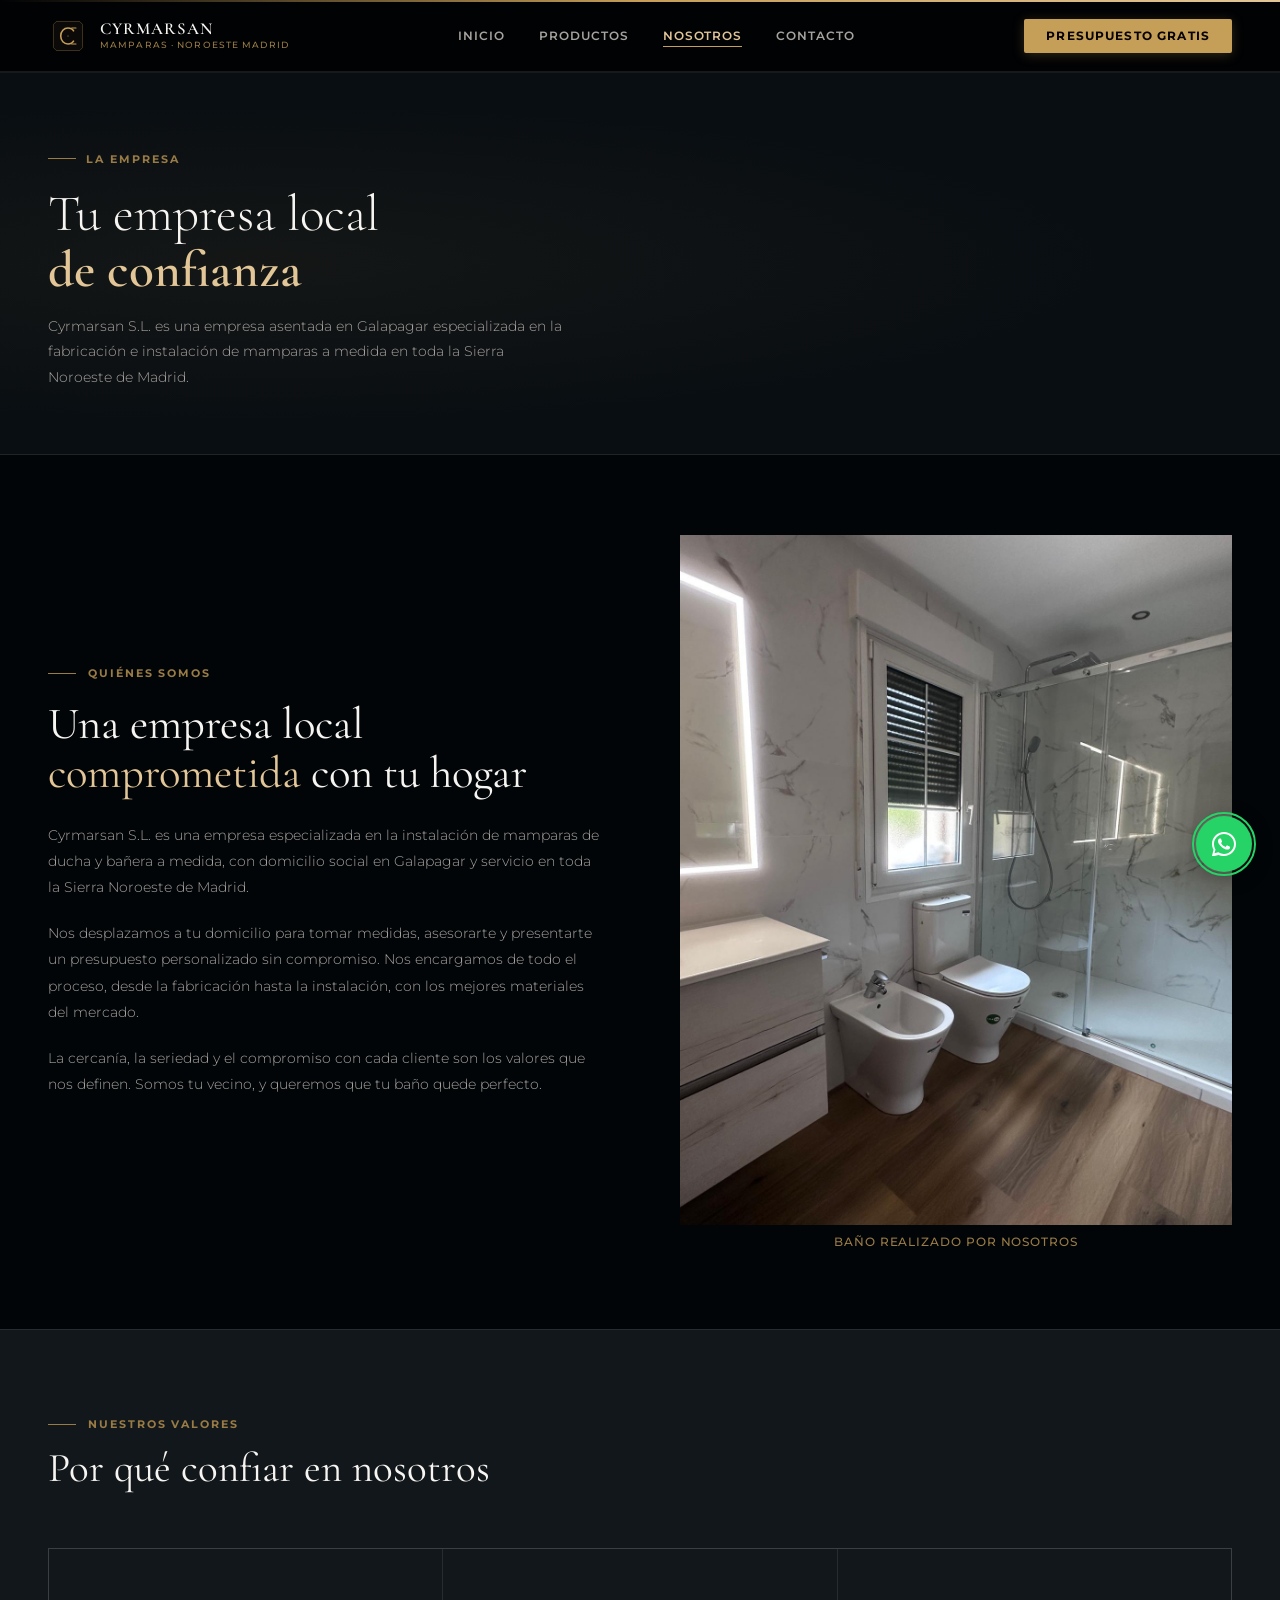
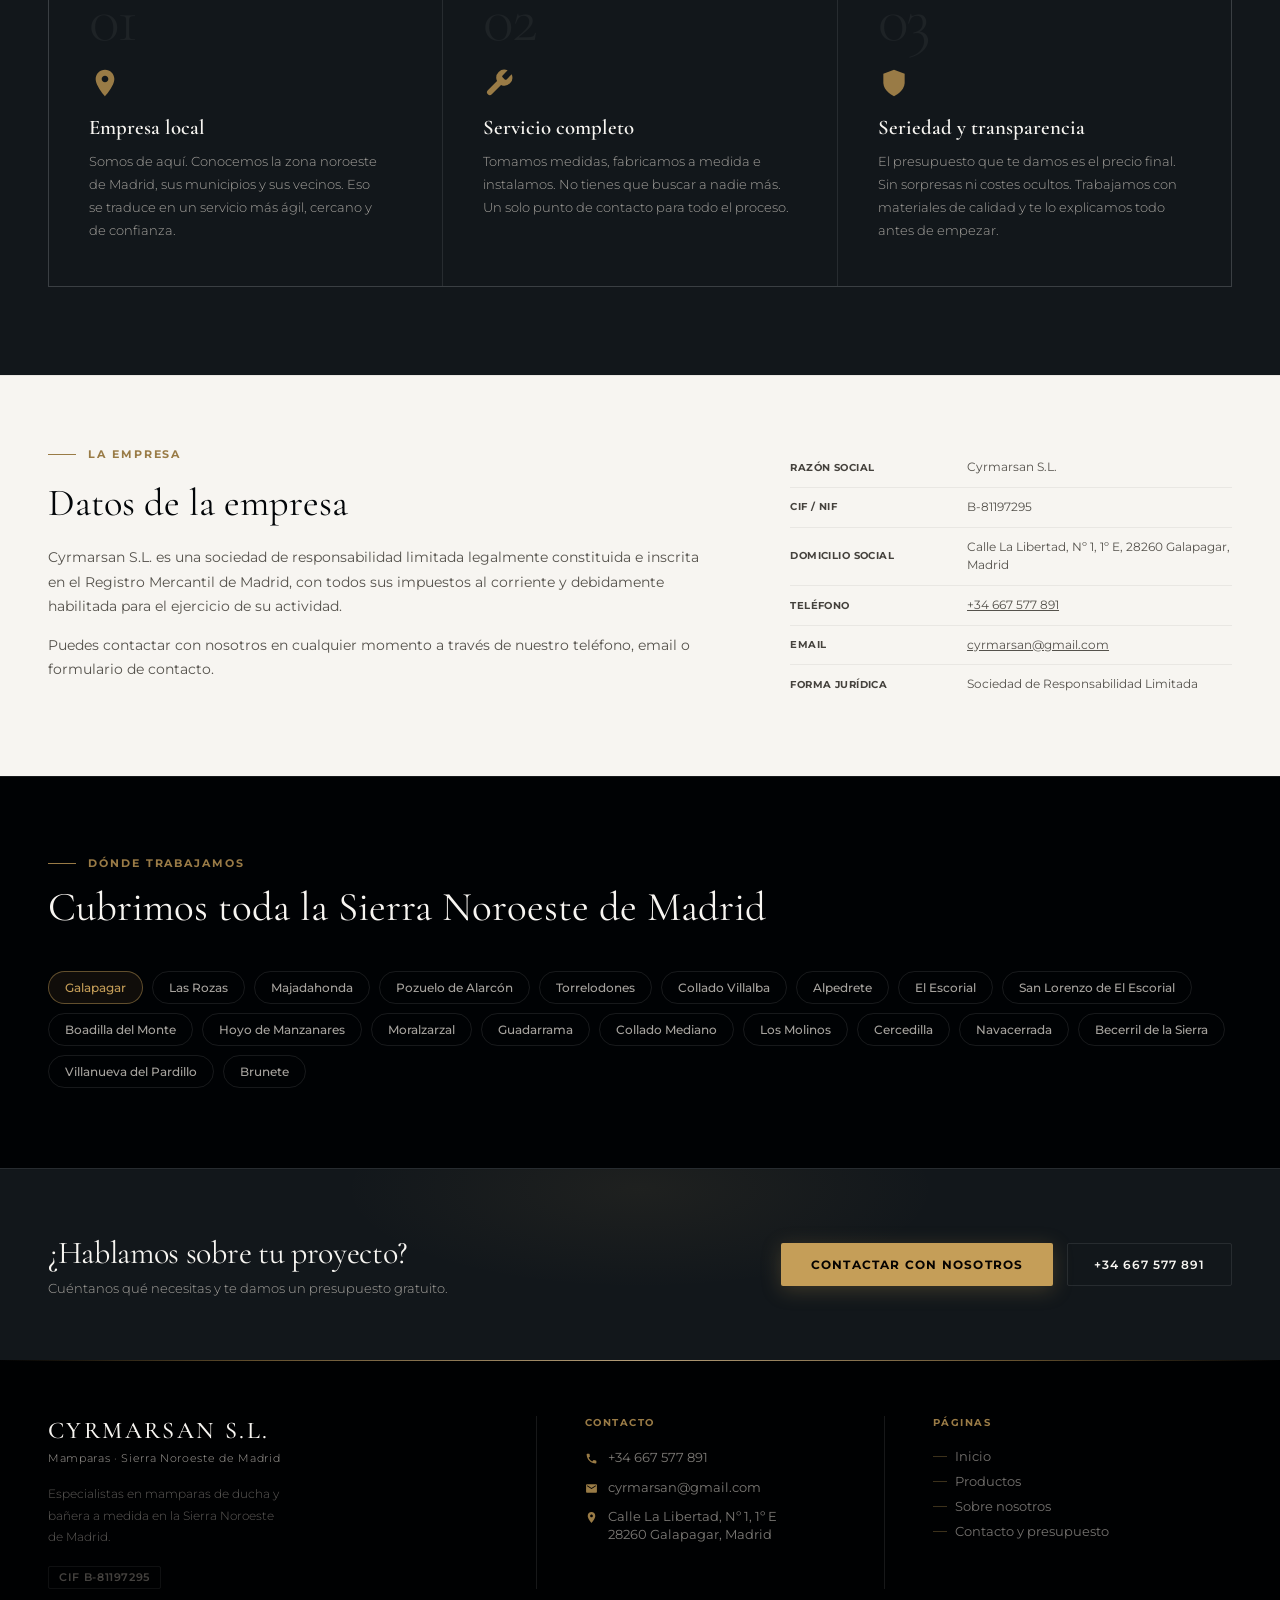
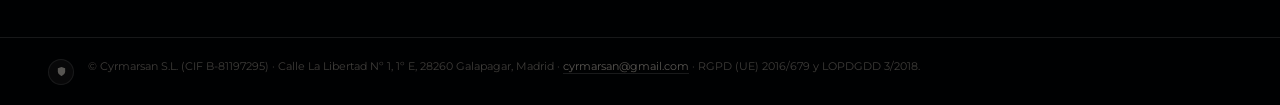
<file: sobre-nosotros.html>
<!DOCTYPE html>
<html lang="es">
<head>
  <meta charset="UTF-8" />
  <meta name="viewport" content="width=device-width, initial-scale=1.0" />
  <title>Sobre Nosotros — Cyrmarsan S.L. | Mamparas Sierra Noroeste Madrid</title>
  <meta name="description" content="Conoce a Cyrmarsan S.L., tu empresa de confianza para mamparas de ducha y bañera en la Sierra Noroeste de Madrid. Empresa local asentada en Galapagar." />
  <link rel="preconnect" href="https://fonts.googleapis.com" />
  <link rel="preconnect" href="https://fonts.gstatic.com" crossorigin />
  <link href="https://fonts.googleapis.com/css2?family=Cormorant+Garamond:wght@300;400;500;600;700&family=Montserrat:wght@300;400;500;600;700&display=swap" rel="stylesheet" />
  <link rel="stylesheet" href="styles.css" />
  <script type="application/ld+json">
  {
    "@context": "https://schema.org",
    "@type": "HomeAndConstructionBusiness",
    "name": "Cyrmarsan S.L.",
    "legalName": "Cyrmarsan S.L.",
    "taxID": "B-81197295",
    "description": "Empresa local especializada en mamparas de ducha y bañera a medida en la Sierra Noroeste de Madrid. Instaladores Kassandra. Domicilio en Galapagar.",
    "url": "https://mamparas-noroeste-madrid.vercel.app/sobre-nosotros.html",
    "telephone": "+34667577891",
    "email": "cyrmarsan@gmail.com",
    "address": {
      "@type": "PostalAddress",
      "streetAddress": "Calle La Libertad, Nº 1, 1º E",
      "addressLocality": "Galapagar",
      "postalCode": "28260",
      "addressRegion": "Madrid",
      "addressCountry": "ES"
    },
    "areaServed": ["Galapagar","Las Rozas","Majadahonda","Pozuelo de Alarcón","Torrelodones","Collado Villalba","Alpedrete","El Escorial","San Lorenzo de El Escorial","Boadilla del Monte","Hoyo de Manzanares","Moralzarzal","Guadarrama","Collado Mediano","Los Molinos","Cercedilla","Navacerrada","Becerril de la Sierra","Villanueva del Pardillo","Brunete"],
    "foundingLocation": {"@type": "Place", "name": "Galapagar, Madrid"}
  }
  </script>
  <style>
    /* ── ABOUT INTRO ── */
    .about-intro {
      max-width: 1280px; margin: 0 auto;
      padding: 80px 48px;
      display: grid; grid-template-columns: 1fr 1fr;
      gap: 80px; align-items: center;
    }

    .about-copy {}

    .about-title {
      font-family: 'Cormorant Garamond', serif;
      font-size: clamp(2rem, 3.5vw, 3rem);
      font-weight: 400; line-height: 1.1;
      color: var(--cream); margin-bottom: 24px;
      text-wrap: pretty;
    }

    .about-title em { font-style: normal; color: var(--gold-light); }

    .about-text {
      font-size: 0.88rem; font-weight: 300;
      color: var(--muted); line-height: 1.85;
      margin-bottom: 20px; text-wrap: pretty;
    }

    .about-img {
      position: relative;
    }

    .about-img img {
      width: 100%; aspect-ratio: 4/5;
      object-fit: cover;
      display: block;
    }

    .about-img::before {
      content: '';
      position: absolute; top: -16px; right: -16px;
      width: 60%; height: 60%;
      border: 1px solid oklch(72% 0.10 80 / 0.25);
      z-index: -1;
    }

    .about-img::after {
      content: '';
      position: absolute; bottom: -16px; left: -16px;
      width: 40%; height: 40%;
      background: oklch(72% 0.10 80 / 0.08);
      border: 1px solid oklch(72% 0.10 80 / 0.15);
      z-index: -1;
    }

    /* ── VALUES ── */
    .values {
      background: var(--ink-mid);
      border-top: 1px solid var(--line);
      padding: 88px 48px;
    }

    .values-inner { max-width: 1280px; margin: 0 auto; }

    .values-grid {
      display: grid; grid-template-columns: repeat(3, 1fr);
      gap: 1px; background: var(--line);
      margin-top: 56px; border: 1px solid var(--line);
    }

    .value-card {
      background: var(--ink-mid);
      padding: 44px 40px;
      transition: background 0.3s;
      position: relative; overflow: hidden;
    }

    .value-card::after {
      content: ''; position: absolute; bottom: 0; left: 0; right: 0; height: 2px;
      background: linear-gradient(to right, var(--gold-dim), var(--gold));
      transform: scaleX(0); transform-origin: left;
      transition: transform 0.4s cubic-bezier(0.25, 0.46, 0.45, 0.94);
    }

    .value-card:hover::after { transform: scaleX(1); }
    .value-card:hover { background: oklch(24% 0.012 250); }

    .value-num {
      font-family: 'Cormorant Garamond', serif;
      font-size: 4rem; font-weight: 300;
      color: oklch(100% 0 0 / 0.05); line-height: 0.85;
      margin-bottom: 20px; letter-spacing: -0.04em;
    }

    .value-icon { width: 32px; height: 32px; margin-bottom: 16px; }
    .value-icon svg { width: 100%; height: 100%; fill: var(--gold-dim); }
    .value-title { font-family: 'Cormorant Garamond', serif; font-size: 1.3rem; font-weight: 600; color: var(--cream); margin-bottom: 10px; }
    .value-body { font-size: 0.82rem; font-weight: 300; color: var(--muted); line-height: 1.75; text-wrap: pretty; }

    /* ── DATA STRIP ── */
    .data-strip {
      background: var(--cream);
      border-top: 1px solid oklch(0% 0 0 / 0.06);
      padding: 72px 48px;
    }

    .data-strip-inner { max-width: 1280px; margin: 0 auto; }

    .data-grid {
      display: grid; grid-template-columns: 1.5fr 1fr;
      gap: 80px; align-items: start;
    }

    .data-title {
      font-family: 'Cormorant Garamond', serif;
      font-size: clamp(1.8rem, 3vw, 2.6rem);
      font-weight: 400; line-height: 1.15;
      color: var(--ink); margin-bottom: 20px;
      text-wrap: pretty;
    }

    .data-text { font-size: 0.85rem; color: oklch(44% 0.01 80); line-height: 1.8; text-wrap: pretty; margin-bottom: 14px; }

    .legal-table { width: 100%; border-collapse: collapse; }
    .legal-table tr { border-bottom: 1px solid oklch(0% 0 0 / 0.06); }
    .legal-table tr:last-child { border-bottom: none; }
    .legal-table td { padding: 10px 0; font-size: 0.78rem; line-height: 1.5; }
    .legal-table td:first-child { font-weight: 700; color: oklch(38% 0.01 80); letter-spacing: 0.04em; text-transform: uppercase; font-size: 0.65rem; width: 40%; padding-right: 16px; }
    .legal-table td:last-child { color: oklch(44% 0.01 80); }

    /* ── ZONE ── */
    .zone-section { background: oklch(8% 0.015 250); border-top: 1px solid var(--line); padding: 80px 48px; }
    .zone-section-inner { max-width: 1280px; margin: 0 auto; }

    .munis-big { display: flex; flex-wrap: wrap; gap: 9px; margin-top: 40px; }
    .muni-big {
      padding: 8px 16px;
      border: 1px solid var(--line); border-radius: 100px;
      font-size: 0.78rem; font-weight: 500; color: var(--muted);
      transition: all 0.2s; cursor: default;
    }
    .muni-big:hover { border-color: oklch(72% 0.10 80 / 0.5); color: var(--gold-light); background: oklch(72% 0.10 80 / 0.06); }
    .muni-big.hl { border-color: oklch(72% 0.10 80 / 0.45); color: var(--gold); background: oklch(72% 0.10 80 / 0.08); }

    /* Responsive */
    @media (max-width: 860px) {
      .about-intro { grid-template-columns: 1fr; padding: 52px 24px; gap: 48px; }
      .about-img::before, .about-img::after { display: none; }
      .values { padding: 64px 24px; }
      .values-grid { grid-template-columns: 1fr; }
      .data-strip { padding: 56px 24px; }
      .data-grid { grid-template-columns: 1fr; gap: 40px; }
      .zone-section { padding: 60px 24px; }
    }
  </style>
</head>
<body>

<nav class="navbar" id="navbar">
  <div class="nav-inner">
    <a href="index.html" class="nav-logo">
      <div class="nav-logo-mark">
        <svg viewBox="0 0 44 44" fill="none" xmlns="http://www.w3.org/2000/svg">
          <!-- Marco exterior con esquinas cortadas -->
          <path d="M6 2h32l4 4v32l-4 4H6l-4-4V6z" stroke="oklch(72% 0.10 80 / 0.55)" stroke-width="0.75" fill="oklch(72% 0.10 80 / 0.06)"/>
          <!-- C serif estilizada -->
          <path d="M30 15.5
            C28.5 12.8 25.5 11 22 11
            C16.5 11 12 15.5 12 22
            C12 28.5 16.5 33 22 33
            C25.5 33 28.5 31.2 30 28.5"
            stroke="oklch(72% 0.10 80)" stroke-width="2.2" stroke-linecap="butt" fill="none"/>
          <!-- Serif superior -->
          <line x1="27" y1="11" x2="33" y2="11" stroke="oklch(72% 0.10 80)" stroke-width="1.4" stroke-linecap="round"/>
          <!-- Serif inferior -->
          <line x1="27" y1="33" x2="33" y2="33" stroke="oklch(72% 0.10 80)" stroke-width="1.4" stroke-linecap="round"/>
          <!-- Punto de acento dorado -->
          <circle cx="22" cy="22" r="1.2" fill="oklch(72% 0.10 80 / 0.4)"/>
        </svg>
      </div>
      <div class="nav-logo-text">
        <div class="nav-logo-name">Cyrmarsan</div>
        <div class="nav-logo-sub">Mamparas · Noroeste Madrid</div>
      </div>
    </a>
    <ul class="nav-links">
      <li><a href="index.html">Inicio</a></li>
      <li><a href="productos.html">Productos</a></li>
      <li><a href="sobre-nosotros.html" class="active">Nosotros</a></li>
      <li><a href="contacto.html">Contacto</a></li>
    </ul>
    <a href="contacto.html" class="nav-cta">Presupuesto gratis</a>
    <button class="nav-burger" id="burger" aria-label="Menú"><span></span><span></span><span></span></button>
  </div>
</nav>
<div class="nav-drawer" id="drawer">
  <a href="index.html">Inicio</a>
  <a href="productos.html">Productos</a>
  <a href="sobre-nosotros.html" class="active">Nosotros</a>
  <a href="contacto.html">Contacto</a>
  <a href="contacto.html" class="nav-drawer-cta">Presupuesto gratuito →</a>
</div>

<header class="page-hero">
  <div class="page-hero-inner">
    <div class="page-eyebrow"><span class="page-eyebrow-line"></span><span class="page-eyebrow-text">La empresa</span></div>
    <h1 class="page-title">Tu empresa local<br /><strong>de confianza</strong></h1>
    <p class="page-subtitle">Cyrmarsan S.L. es una empresa asentada en Galapagar especializada en la fabricación e instalación de mamparas a medida en toda la Sierra Noroeste de Madrid.</p>
  </div>
</header>

<!-- ABOUT INTRO -->
<div style="background:var(--ink)">
  <div class="about-intro">
    <div class="about-copy reveal">
      <div class="section-eyebrow" style="margin-bottom:20px"><span class="section-eyebrow-line"></span><span class="section-eyebrow-text">Quiénes somos</span></div>
      <h2 class="about-title">Una empresa local<br /><em>comprometida</em> con tu hogar</h2>
      <p class="about-text">Cyrmarsan S.L. es una empresa especializada en la instalación de mamparas de ducha y bañera a medida, con domicilio social en Galapagar y servicio en toda la Sierra Noroeste de Madrid.</p>
      <p class="about-text">Nos desplazamos a tu domicilio para tomar medidas, asesorarte y presentarte un presupuesto personalizado sin compromiso. Nos encargamos de todo el proceso, desde la fabricación hasta la instalación, con los mejores materiales del mercado.</p>
      <p class="about-text">La cercanía, la seriedad y el compromiso con cada cliente son los valores que nos definen. Somos tu vecino, y queremos que tu baño quede perfecto.</p>
    </div>
    <div class="about-img reveal" style="transition-delay:0.1s">
      <img src="uploads/WhatsApp Image 2026-04-27 at 17.51.42.jpeg" alt="Instalación profesional de mampara" />
      <p style="margin-top:10px; font-size:0.72rem; font-weight:500; letter-spacing:0.08em; text-transform:uppercase; color:var(--gold-dim); text-align:center;">Baño realizado por nosotros</p>
    </div>
  </div>
</div>

<!-- VALUES -->
<section class="values">
  <div class="values-inner">
    <div class="section-eyebrow reveal"><span class="section-eyebrow-line"></span><span class="section-eyebrow-text">Nuestros valores</span></div>
    <h2 class="section-title reveal">Por qué confiar en nosotros</h2>
    <div class="values-grid">
      <div class="value-card reveal" style="transition-delay:0.05s">
        <div class="value-num">01</div>
        <div class="value-icon"><svg viewBox="0 0 24 24"><path d="M12 2C8.13 2 5 5.13 5 9c0 5.25 7 13 7 13s7-7.75 7-13c0-3.87-3.13-7-7-7zm0 9.5c-1.38 0-2.5-1.12-2.5-2.5s1.12-2.5 2.5-2.5 2.5 1.12 2.5 2.5-1.12 2.5-2.5 2.5z"/></svg></div>
        <h3 class="value-title">Empresa local</h3>
        <p class="value-body">Somos de aquí. Conocemos la zona noroeste de Madrid, sus municipios y sus vecinos. Eso se traduce en un servicio más ágil, cercano y de confianza.</p>
      </div>
      <div class="value-card reveal" style="transition-delay:0.12s">
        <div class="value-num">02</div>
        <div class="value-icon"><svg viewBox="0 0 24 24"><path d="M14.7 6.3a1 1 0 0 0 0 1.4l1.6 1.6a1 1 0 0 0 1.4 0l3.77-3.77a6 6 0 0 1-7.94 7.94l-6.91 6.91a2.12 2.12 0 0 1-3-3l6.91-6.91a6 6 0 0 1 7.94-7.94l-3.76 3.76z"/></svg></div>
        <h3 class="value-title">Servicio completo</h3>
        <p class="value-body">Tomamos medidas, fabricamos a medida e instalamos. No tienes que buscar a nadie más. Un solo punto de contacto para todo el proceso.</p>
      </div>
      <div class="value-card reveal" style="transition-delay:0.19s">
        <div class="value-num">03</div>
        <div class="value-icon"><svg viewBox="0 0 24 24"><path d="M12 22s8-4 8-10V5l-8-3-8 3v7c0 6 8 10 8 10z"/></svg></div>
        <h3 class="value-title">Seriedad y transparencia</h3>
        <p class="value-body">El presupuesto que te damos es el precio final. Sin sorpresas ni costes ocultos. Trabajamos con materiales de calidad y te lo explicamos todo antes de empezar.</p>
      </div>
    </div>
  </div>
</section>

<!-- DATOS LEGALES -->
<section class="data-strip">
  <div class="data-strip-inner">
    <div class="data-grid">
      <div class="reveal">
        <div class="section-eyebrow" style="margin-bottom:20px"><span class="section-eyebrow-line" style="background:var(--gold-dim)"></span><span class="section-eyebrow-text">La empresa</span></div>
        <h2 class="data-title">Datos de la empresa</h2>
        <p class="data-text">Cyrmarsan S.L. es una sociedad de responsabilidad limitada legalmente constituida e inscrita en el Registro Mercantil de Madrid, con todos sus impuestos al corriente y debidamente habilitada para el ejercicio de su actividad.</p>
        <p class="data-text">Puedes contactar con nosotros en cualquier momento a través de nuestro teléfono, email o formulario de contacto.</p>
      </div>
      <div class="reveal" style="transition-delay:0.1s">
        <table class="legal-table">
          <tr><td>Razón social</td><td>Cyrmarsan S.L.</td></tr>
          <tr><td>CIF / NIF</td><td>B-81197295</td></tr>
          <tr><td>Domicilio social</td><td>Calle La Libertad, Nº 1, 1º E, 28260 Galapagar, Madrid</td></tr>
          <tr><td>Teléfono</td><td><a href="tel:+34667577891" style="color:inherit">+34 667 577 891</a></td></tr>
          <tr><td>Email</td><td><a href="mailto:cyrmarsan@gmail.com" style="color:inherit">cyrmarsan@gmail.com</a></td></tr>
          <tr><td>Forma jurídica</td><td>Sociedad de Responsabilidad Limitada</td></tr>
        </table>
      </div>
    </div>
  </div>
</section>

<!-- ZONA -->
<section class="zone-section">
  <div class="zone-section-inner">
    <div class="section-eyebrow reveal"><span class="section-eyebrow-line"></span><span class="section-eyebrow-text">Dónde trabajamos</span></div>
    <h2 class="section-title reveal">Cubrimos toda la Sierra Noroeste de Madrid</h2>
    <div class="munis-big reveal">
      <span class="muni-big hl">Galapagar</span>
      <span class="muni-big">Las Rozas</span><span class="muni-big">Majadahonda</span>
      <span class="muni-big">Pozuelo de Alarcón</span><span class="muni-big">Torrelodones</span>
      <span class="muni-big">Collado Villalba</span><span class="muni-big">Alpedrete</span>
      <span class="muni-big">El Escorial</span><span class="muni-big">San Lorenzo de El Escorial</span>
      <span class="muni-big">Boadilla del Monte</span><span class="muni-big">Hoyo de Manzanares</span>
      <span class="muni-big">Moralzarzal</span><span class="muni-big">Guadarrama</span>
      <span class="muni-big">Collado Mediano</span><span class="muni-big">Los Molinos</span>
      <span class="muni-big">Cercedilla</span><span class="muni-big">Navacerrada</span>
      <span class="muni-big">Becerril de la Sierra</span><span class="muni-big">Villanueva del Pardillo</span>
      <span class="muni-big">Brunete</span>
    </div>
  </div>
</section>

<!-- CTA STRIP -->
<div class="cta-strip">
  <div class="cta-strip-inner reveal">
    <div>
      <h3 class="cta-strip-title">¿Hablamos sobre tu proyecto?</h3>
      <p class="cta-strip-sub">Cuéntanos qué necesitas y te damos un presupuesto gratuito.</p>
    </div>
    <div class="cta-strip-actions">
      <a href="contacto.html" class="btn-gold">Contactar con nosotros</a>
      <a href="tel:+34667577891" class="btn-ghost">+34 667 577 891</a>
    </div>
  </div>
</div>

<!-- FOOTER -->
<footer>
  <div class="footer-inner">
    <div class="footer-main">
      <div class="footer-col">
        <div class="footer-logo">Cyrmarsan S.L.</div>
        <div class="footer-tagline">Mamparas · Sierra Noroeste de Madrid</div>
        <p class="footer-desc">Especialistas en mamparas de ducha y bañera a medida en la Sierra Noroeste de Madrid.</p>
        <span class="footer-cif">CIF B-81197295</span>
      </div>
      <div class="footer-col">
        <p class="footer-col-label">Contacto</p>
        <ul class="footer-contact-list">
          <li><svg viewBox="0 0 24 24"><path d="M6.62 10.79a15.053 15.053 0 0 0 6.59 6.59l2.2-2.2a1 1 0 0 1 1.01-.24c1.12.37 2.33.57 3.58.57a1 1 0 0 1 1 1V20a1 1 0 0 1-1 1C10.61 21 3 13.39 3 4a1 1 0 0 1 1-1h3.5a1 1 0 0 1 1 1c0 1.25.2 2.45.57 3.58a1 1 0 0 1-.25 1.01l-2.2 2.2z"/></svg><a href="tel:+34667577891">+34 667 577 891</a></li>
          <li><svg viewBox="0 0 24 24"><path d="M20 4H4c-1.1 0-2 .9-2 2v12c0 1.1.9 2 2 2h16c1.1 0 2-.9 2-2V6c0-1.1-.9-2-2-2zm0 4l-8 5-8-5V6l8 5 8-5v2z"/></svg><a href="mailto:cyrmarsan@gmail.com">cyrmarsan@gmail.com</a></li>
          <li><svg viewBox="0 0 24 24"><path d="M12 2C8.13 2 5 5.13 5 9c0 5.25 7 13 7 13s7-7.75 7-13c0-3.87-3.13-7-7-7zm0 9.5c-1.38 0-2.5-1.12-2.5-2.5s1.12-2.5 2.5-2.5 2.5 1.12 2.5 2.5-1.12 2.5-2.5 2.5z"/></svg><span>Calle La Libertad, Nº 1, 1º E<br/>28260 Galapagar, Madrid</span></li>
        </ul>
      </div>
      <div class="footer-col">
        <p class="footer-col-label">Páginas</p>
        <ul class="footer-nav-list">
          <li><a href="index.html">Inicio</a></li>
          <li><a href="productos.html">Productos</a></li>
          <li><a href="sobre-nosotros.html">Sobre nosotros</a></li>
          <li><a href="contacto.html">Contacto y presupuesto</a></li>
        </ul>
      </div>
    </div>
    <div class="footer-legal-bar">
      <div class="footer-legal-icon"><svg viewBox="0 0 24 24"><path d="M12 22s8-4 8-10V5l-8-3-8 3v7c0 6 8 10 8 10z"/></svg></div>
      <p class="footer-legal">© Cyrmarsan S.L. (CIF B-81197295) · Calle La Libertad Nº 1, 1º E, 28260 Galapagar, Madrid · <a href="mailto:cyrmarsan@gmail.com">cyrmarsan@gmail.com</a> · RGPD (UE) 2016/679 y LOPDGDD 3/2018.</p>
    </div>
  </div>
</footer>

<a href="https://wa.me/34667577891?text=Hola%2C%20me%20interesa%20un%20presupuesto%20para%20una%20mampara" target="_blank" rel="noopener" class="fab-wa" aria-label="WhatsApp">
  <span class="fab-tooltip">Escríbenos por WhatsApp</span>
  <svg viewBox="0 0 24 24"><path d="M17.472 14.382c-.297-.149-1.758-.867-2.03-.967-.273-.099-.471-.148-.67.15-.197.297-.767.966-.94 1.164-.173.199-.347.223-.644.075-.297-.15-1.255-.463-2.39-1.475-.883-.788-1.48-1.761-1.653-2.059-.173-.297-.018-.458.13-.606.134-.133.298-.347.446-.52.149-.174.198-.298.298-.497.099-.198.05-.371-.025-.52-.075-.149-.669-1.612-.916-2.207-.242-.579-.487-.5-.669-.51-.173-.008-.371-.01-.57-.01-.198 0-.52.074-.792.372-.272.297-1.04 1.016-1.04 2.479 0 1.462 1.065 2.875 1.213 3.074.149.198 2.096 3.2 5.077 4.487.709.306 1.262.489 1.694.625.712.227 1.36.195 1.871.118.571-.085 1.758-.719 2.006-1.413.248-.694.248-1.289.173-1.413-.074-.124-.272-.198-.57-.347z"/><path d="M12 0C5.373 0 0 5.373 0 12c0 2.126.558 4.121 1.533 5.851L.057 23.428a.75.75 0 0 0 .921.921l5.593-1.474A11.953 11.953 0 0 0 12 24c6.627 0 12-5.373 12-12S18.627 0 12 0zm0 22c-1.907 0-3.693-.523-5.222-1.431l-.374-.222-3.878 1.021 1.023-3.858-.232-.381A9.953 9.953 0 0 1 2 12C2 6.477 6.477 2 12 2s10 4.477 10 10-4.477 10-10 10z"/></svg>
</a>

<script>
  const navbar = document.getElementById('navbar');
  const burger = document.getElementById('burger');
  const drawer = document.getElementById('drawer');
  window.addEventListener('scroll', () => navbar.classList.toggle('scrolled', window.scrollY > 40));
  burger.addEventListener('click', () => { burger.classList.toggle('open'); drawer.classList.toggle('open'); });
  const ro = new IntersectionObserver(entries => entries.forEach(e => { if (e.isIntersecting) { e.target.classList.add('visible'); ro.unobserve(e.target); } }), { threshold: 0.1 });
  document.querySelectorAll('.reveal').forEach(el => ro.observe(el));
</script>
</body>
</html>
</file>
<file: styles.css>
/* =====================================================
   CYRMARSAN S.L. — Web Mamparas Sierra Noroeste Madrid
   Shared Stylesheet
   ===================================================== */

*, *::before, *::after { box-sizing: border-box; margin: 0; padding: 0; }

:root {
  --gold:       oklch(72% 0.10 80);
  --gold-light: oklch(84% 0.07 80);
  --gold-dim:   oklch(60% 0.08 80);
  --ink:        oklch(11% 0.012 250);
  --ink-mid:    oklch(20% 0.012 250);
  --ink-soft:   oklch(16% 0.012 250);
  --cream:      oklch(97% 0.006 80);
  --muted:      oklch(72% 0.008 80);
  --line:       oklch(100% 0 0 / 0.09);
  --line-light: oklch(0% 0 0 / 0.08);
  --nav-h:      72px;
}

html { scroll-behavior: smooth; }

body {
  font-family: 'Montserrat', sans-serif;
  background: var(--ink);
  color: var(--cream);
  min-height: 100vh;
  -webkit-font-smoothing: antialiased;
  padding-top: var(--nav-h);
}

/* ── NAVBAR ── */
.navbar {
  position: fixed;
  top: 0; left: 0; right: 0;
  height: var(--nav-h);
  z-index: 900;
  background: oklch(9% 0.012 250 / 0.97);
  border-bottom: 1px solid var(--line);
  backdrop-filter: blur(16px);
  -webkit-backdrop-filter: blur(16px);
  transition: box-shadow 0.3s;
}

.navbar.scrolled {
  box-shadow: 0 4px 32px oklch(0% 0 0 / 0.4);
}

/* Gold shimmer line top */
.navbar::before {
  content: '';
  position: absolute;
  top: 0; left: 0; right: 0; height: 2px;
  background: linear-gradient(90deg, transparent 0%, var(--gold) 25%, var(--gold-light) 50%, var(--gold) 75%, transparent 100%);
  background-size: 200% 100%;
  animation: goldShimmer 5s linear infinite;
}

@keyframes goldShimmer {
  0%   { background-position: 100% 0; }
  100% { background-position: -100% 0; }
}

.nav-inner {
  max-width: 1280px;
  margin: 0 auto;
  padding: 0 48px;
  height: 100%;
  display: flex;
  align-items: center;
  justify-content: space-between;
  gap: 32px;
}

.nav-logo {
  display: flex; align-items: center; gap: 12px;
  text-decoration: none; flex-shrink: 0;
}

.nav-logo-mark {
  width: 40px; height: 40px;
  border: none;
  border-radius: 2px;
  display: flex; align-items: center; justify-content: center;
}

.nav-logo-mark svg { width: 32px; height: 32px; fill: none; }

.nav-logo-text {}

.nav-logo-name {
  font-family: 'Cormorant Garamond', serif;
  font-size: 1.05rem; font-weight: 600;
  color: var(--cream); letter-spacing: 0.06em;
  text-transform: uppercase; line-height: 1;
}

.nav-logo-sub {
  font-size: 0.58rem; font-weight: 500;
  color: var(--gold-dim); letter-spacing: 0.12em;
  text-transform: uppercase; margin-top: 2px;
}

.nav-links {
  display: flex; align-items: center;
  list-style: none; gap: 6px;
  flex: 1; justify-content: center;
}

.nav-links a {
  display: block;
  padding: 8px 14px;
  font-size: 0.75rem; font-weight: 600;
  letter-spacing: 0.08em; text-transform: uppercase;
  color: var(--muted); text-decoration: none;
  border-radius: 2px;
  transition: color 0.2s, background 0.2s;
  position: relative;
}

.nav-links a::after {
  content: '';
  position: absolute; bottom: 4px; left: 14px; right: 14px;
  height: 1px; background: var(--gold);
  transform: scaleX(0); transform-origin: left;
  transition: transform 0.3s;
}

.nav-links a:hover { color: var(--cream); }
.nav-links a:hover::after { transform: scaleX(1); }
.nav-links a.active { color: var(--gold-light); }
.nav-links a.active::after { transform: scaleX(1); }

.nav-cta {
  display: inline-flex; align-items: center; gap: 8px;
  padding: 10px 22px;
  background: var(--gold); color: oklch(10% 0.02 80);
  font-family: 'Montserrat', sans-serif; font-size: 0.72rem;
  font-weight: 700; letter-spacing: 0.1em; text-transform: uppercase;
  text-decoration: none; border-radius: 2px; flex-shrink: 0;
  transition: background 0.2s, transform 0.15s;
  box-shadow: 0 2px 12px oklch(72% 0.10 80 / 0.25);
}

.nav-cta:hover { background: var(--gold-light); transform: translateY(-1px); }

/* Hamburger */
.nav-burger {
  display: none;
  flex-direction: column; gap: 5px;
  background: none; border: none; cursor: pointer; padding: 4px;
}

.nav-burger span {
  width: 22px; height: 1.5px;
  background: var(--cream); border-radius: 2px;
  transition: transform 0.3s, opacity 0.3s;
}

.nav-burger.open span:nth-child(1) { transform: translateY(6.5px) rotate(45deg); }
.nav-burger.open span:nth-child(2) { opacity: 0; }
.nav-burger.open span:nth-child(3) { transform: translateY(-6.5px) rotate(-45deg); }

/* Mobile nav drawer */
.nav-drawer {
  position: fixed;
  top: var(--nav-h); left: 0; right: 0;
  background: oklch(9% 0.012 250 / 0.98);
  border-bottom: 1px solid var(--line);
  padding: 0;
  max-height: 0; overflow: hidden;
  transition: max-height 0.35s cubic-bezier(0.25, 0.46, 0.45, 0.94), padding 0.35s;
  z-index: 899;
}

.nav-drawer.open { max-height: 400px; padding: 16px 0 20px; }

.nav-drawer a {
  display: block; padding: 12px 24px;
  font-size: 0.82rem; font-weight: 600;
  letter-spacing: 0.1em; text-transform: uppercase;
  color: var(--muted); text-decoration: none;
  transition: color 0.2s;
  border-bottom: 1px solid var(--line);
}

.nav-drawer a:last-child { border: none; }
.nav-drawer a:hover, .nav-drawer a.active { color: var(--gold-light); }

.nav-drawer-cta {
  margin: 16px 24px 0;
  display: block; padding: 14px 24px;
  background: var(--gold); color: oklch(10% 0.02 80) !important;
  font-family: 'Montserrat', sans-serif; font-size: 0.76rem;
  font-weight: 700; letter-spacing: 0.1em; text-transform: uppercase;
  text-decoration: none; text-align: center; border-radius: 2px;
  border: none !important;
}

/* ── PAGE HERO (secondary pages) ── */
.page-hero {
  position: relative;
  padding: 72px 48px 64px;
  overflow: hidden;
  background: var(--ink-soft);
  border-bottom: 1px solid var(--line);
}

.page-hero::before {
  content: '';
  position: absolute; inset: 0;
  background: radial-gradient(ellipse at 20% 50%, oklch(72% 0.10 80 / 0.06) 0%, transparent 60%);
  pointer-events: none;
}

.page-hero-inner {
  max-width: 1280px; margin: 0 auto;
  position: relative; z-index: 1;
}

.page-eyebrow {
  display: inline-flex; align-items: center; gap: 10px;
  margin-bottom: 20px;
}

.page-eyebrow-line { width: 28px; height: 1px; background: var(--gold-dim); }
.page-eyebrow-text { font-size: 0.68rem; font-weight: 700; letter-spacing: 0.18em; text-transform: uppercase; color: var(--gold-dim); }

.page-title {
  font-family: 'Cormorant Garamond', serif;
  font-size: clamp(2.2rem, 4vw, 3.6rem);
  font-weight: 300; line-height: 1.1;
  color: var(--cream); text-wrap: pretty;
  max-width: 600px;
}

.page-title strong { font-weight: 600; color: var(--gold-light); }

.page-subtitle {
  margin-top: 16px;
  font-size: 0.9rem; font-weight: 300;
  color: var(--muted); line-height: 1.75;
  max-width: 520px; text-wrap: pretty;
}

/* ── SECTION UTILS ── */
.section-eyebrow { display: flex; align-items: center; gap: 12px; margin-bottom: 14px; }
.section-eyebrow-line { width: 28px; height: 1px; background: var(--gold-dim); }
.section-eyebrow-text { font-size: 0.67rem; font-weight: 700; letter-spacing: 0.18em; text-transform: uppercase; color: var(--gold-dim); }

.section-title {
  font-family: 'Cormorant Garamond', serif;
  font-size: clamp(1.9rem, 3.2vw, 2.8rem);
  font-weight: 400; line-height: 1.15;
  color: var(--cream); text-wrap: pretty;
}

.section-title.dark { color: var(--ink); }

/* ── BUTTONS ── */
.btn-gold {
  display: inline-flex; align-items: center; gap: 10px;
  padding: 14px 30px; background: var(--gold); color: oklch(10% 0.02 80);
  font-family: 'Montserrat', sans-serif; font-size: 0.76rem;
  font-weight: 700; letter-spacing: 0.1em; text-transform: uppercase;
  text-decoration: none; border-radius: 2px;
  transition: background 0.2s, transform 0.15s;
  box-shadow: 0 4px 20px oklch(72% 0.10 80 / 0.25);
}

.btn-gold:hover { background: var(--gold-light); transform: translateY(-1px); }

.btn-ghost {
  display: inline-flex; align-items: center; gap: 8px;
  padding: 13px 26px; background: transparent; color: var(--cream);
  font-family: 'Montserrat', sans-serif; font-size: 0.76rem;
  font-weight: 600; letter-spacing: 0.08em; text-transform: uppercase;
  text-decoration: none; border: 1px solid var(--line); border-radius: 2px;
  transition: border-color 0.2s, color 0.2s;
}

.btn-ghost:hover { border-color: var(--gold-dim); color: var(--gold-light); }

/* ── CTA STRIP ── */
.cta-strip {
  background: var(--ink-mid);
  border-top: 1px solid var(--line);
  padding: 64px 48px;
  position: relative; overflow: hidden;
}

.cta-strip::before {
  content: '';
  position: absolute; top: -80px; left: 50%;
  transform: translateX(-50%);
  width: 600px; height: 200px;
  background: radial-gradient(ellipse, oklch(72% 0.10 80 / 0.07) 0%, transparent 70%);
  pointer-events: none;
}

.cta-strip-inner {
  position: relative; z-index: 1;
  max-width: 1280px; margin: 0 auto;
  display: flex; align-items: center; justify-content: space-between;
  gap: 40px; flex-wrap: wrap;
}

.cta-strip-title {
  font-family: 'Cormorant Garamond', serif;
  font-size: clamp(1.8rem, 2.5vw, 2.4rem);
  font-weight: 400; color: var(--cream);
  margin-bottom: 8px; letter-spacing: -0.01em;
}

.cta-strip-sub { font-size: 0.84rem; color: var(--muted); font-weight: 300; }
.cta-strip-actions { display: flex; gap: 14px; flex-wrap: wrap; align-items: center; }

/* ── FOOTER ── */
footer {
  background: oklch(6.5% 0.012 250);
  position: relative; overflow: hidden;
}

footer::before {
  content: '';
  position: absolute; top: 0; left: 0; right: 0; height: 1px;
  background: linear-gradient(to right,
    transparent 0%,
    oklch(72% 0.10 80 / 0.5) 20%,
    oklch(84% 0.07 80 / 0.8) 50%,
    oklch(72% 0.10 80 / 0.5) 80%,
    transparent 100%
  );
}

.footer-inner { max-width: 1280px; margin: 0 auto; position: relative; }

.footer-main {
  display: grid; grid-template-columns: 1.4fr 1fr 1fr;
  padding: 56px 48px 48px; border-bottom: 1px solid var(--line);
}

.footer-col { padding-right: 48px; }
.footer-col:last-child { padding-right: 0; }
.footer-col + .footer-col { padding-left: 48px; border-left: 1px solid var(--line); }

.footer-logo {
  font-family: 'Cormorant Garamond', serif;
  font-size: 1.5rem; font-weight: 500; color: var(--cream);
  letter-spacing: 0.1em; text-transform: uppercase; margin-bottom: 6px;
}

.footer-tagline { font-size: 0.7rem; color: var(--muted); font-weight: 300; letter-spacing: 0.06em; margin-bottom: 18px; }

.footer-desc {
  font-size: 0.77rem; color: oklch(48% 0.006 80);
  font-weight: 300; line-height: 1.75; text-wrap: pretty; max-width: 260px;
}

.footer-cif {
  margin-top: 18px; display: inline-block;
  font-size: 0.67rem; font-weight: 600; letter-spacing: 0.06em;
  color: oklch(38% 0.005 80); padding: 4px 10px;
  border: 1px solid oklch(100% 0 0 / 0.06); border-radius: 2px;
}

.footer-col-label {
  font-size: 0.64rem; font-weight: 700; letter-spacing: 0.15em;
  text-transform: uppercase; color: var(--gold-dim); margin-bottom: 20px;
}

.footer-contact-list { list-style: none; display: flex; flex-direction: column; gap: 11px; }

.footer-contact-list li { display: flex; align-items: flex-start; gap: 10px; }

.footer-contact-list svg { width: 13px; height: 13px; fill: var(--gold-dim); flex-shrink: 0; margin-top: 3px; }

.footer-contact-list a,
.footer-contact-list span {
  font-size: 0.79rem; color: oklch(58% 0.006 80);
  text-decoration: none; font-weight: 400;
  transition: color 0.2s; line-height: 1.45;
}

.footer-contact-list a:hover { color: var(--gold-light); }

.footer-nav-list { list-style: none; display: flex; flex-direction: column; gap: 10px; }

.footer-nav-list a {
  font-size: 0.79rem; color: oklch(55% 0.006 80);
  text-decoration: none; font-weight: 400;
  transition: color 0.2s;
  display: flex; align-items: center; gap: 8px;
}

.footer-nav-list a::before {
  content: '';
  width: 14px; height: 1px; background: oklch(72% 0.10 80 / 0.3);
  flex-shrink: 0; transition: width 0.2s, background 0.2s;
}

.footer-nav-list a:hover { color: var(--gold-light); }
.footer-nav-list a:hover::before { width: 20px; background: var(--gold); }

.footer-legal-bar {
  padding: 20px 48px;
  display: flex; align-items: flex-start; gap: 14px;
}

.footer-legal-icon {
  width: 26px; height: 26px; border-radius: 50%;
  border: 1px solid oklch(100% 0 0 / 0.07);
  background: oklch(100% 0 0 / 0.03);
  display: flex; align-items: center; justify-content: center;
  flex-shrink: 0; margin-top: 1px;
}

.footer-legal-icon svg { width: 11px; height: 11px; fill: oklch(45% 0.005 80); }

.footer-legal {
  font-size: 0.67rem; color: oklch(36% 0.005 80); line-height: 1.75; flex: 1;
}

.footer-legal a { color: oklch(46% 0.006 80); text-decoration: none; border-bottom: 1px solid oklch(100% 0 0 / 0.1); transition: color 0.2s; }
.footer-legal a:hover { color: var(--gold-dim); }

/* ── FLOATING WHATSAPP ── */
.fab-wa {
  position: fixed; bottom: 28px; right: 28px;
  width: 56px; height: 56px; border-radius: 50%;
  background: #25D366; z-index: 999;
  display: flex; align-items: center; justify-content: center;
  text-decoration: none;
  box-shadow: 0 4px 20px oklch(0% 0 0 / 0.35), 0 0 0 1px oklch(100% 0 0 / 0.1);
  transition: transform 0.2s, box-shadow 0.2s;
}

.fab-wa:hover { transform: scale(1.1) translateY(-2px); box-shadow: 0 10px 32px oklch(0% 0 0 / 0.4); }
.fab-wa svg { width: 24px; height: 24px; fill: white; }

.fab-wa::after {
  content: '';
  position: absolute; inset: -4px; border-radius: 50%;
  border: 2px solid #25D366;
  animation: waRing 2.5s ease-out infinite;
}

@keyframes waRing { 0% { opacity: 0.7; transform: scale(1); } 100% { opacity: 0; transform: scale(1.65); } }

.fab-tooltip {
  position: absolute; right: 68px; white-space: nowrap;
  background: oklch(10% 0.015 250 / 0.96); color: var(--cream);
  font-size: 0.71rem; font-weight: 600; letter-spacing: 0.04em;
  padding: 6px 12px; border-radius: 3px; border: 1px solid var(--line);
  opacity: 0; pointer-events: none; transition: opacity 0.2s;
}

.fab-wa:hover .fab-tooltip { opacity: 1; }

/* ── SCROLL REVEAL ── */
.reveal {
  opacity: 0; transform: translateY(22px);
  transition: opacity 0.6s ease, transform 0.6s ease;
}
.reveal.visible { opacity: 1; transform: none; }

/* ── TRUST BAR ── */
.trust-bar {
  width: 100%;
  background: oklch(10% 0.015 250);
  border-top: 1px solid var(--line);
  backdrop-filter: blur(20px); -webkit-backdrop-filter: blur(20px);
}

.trust-inner {
  max-width: 1280px; margin: 0 auto; padding: 0 48px;
  display: grid; grid-template-columns: repeat(4, 1fr);
}

.trust-item {
  display: flex; align-items: center; gap: 14px;
  padding: 22px 16px; border-right: 1px solid var(--line);
  text-decoration: none; transition: background 0.25s;
}

a.trust-item { cursor: pointer; }
.trust-item:last-child { border-right: none; }
.trust-item:hover { background: oklch(100% 0 0 / 0.03); }

.trust-icon-wrap {
  width: 40px; height: 40px; border-radius: 3px; flex-shrink: 0;
  background: oklch(72% 0.10 80 / 0.10);
  border: 1px solid oklch(72% 0.10 80 / 0.22);
  display: flex; align-items: center; justify-content: center;
}

.trust-icon-wrap svg { width: 17px; height: 17px; fill: var(--gold); }
.trust-label { font-size: 0.62rem; font-weight: 700; letter-spacing: 0.12em; text-transform: uppercase; color: var(--gold); margin-bottom: 2px; }
.trust-value { font-size: 0.85rem; font-weight: 700; color: #ffffff; line-height: 1.3; }

/* ── RESPONSIVE ── */
@media (max-width: 1024px) {
  .nav-inner { padding: 0 32px; }
  .page-hero { padding: 60px 32px 52px; }
  .trust-inner { padding: 0 32px; }
  .footer-main { padding: 48px 32px 40px; }
  .footer-col { padding-right: 32px; }
  .footer-col + .footer-col { padding-left: 32px; }
  .footer-legal-bar { padding: 18px 32px; }
  .cta-strip { padding: 56px 32px; }
}

@media (max-width: 860px) {
  :root { --nav-h: 64px; }

  .nav-links, .nav-cta { display: none; }
  .nav-burger { display: flex; }

  .page-hero { padding: 48px 24px 40px; }

  .trust-inner { grid-template-columns: repeat(2, 1fr); padding: 0 24px; }
  .trust-item:nth-child(2) { border-right: none; }
  .trust-item:nth-child(3) { border-top: 1px solid var(--line); }
  .trust-item:nth-child(4) { border-top: 1px solid var(--line); border-right: none; }

  .footer-main { grid-template-columns: 1fr; padding: 36px 24px 28px; }
  .footer-col { padding-right: 0; padding-left: 0 !important; border-left: none !important; border-top: 1px solid var(--line); padding-top: 24px; }
  .footer-col:first-child { border-top: none; padding-top: 0; }
  .footer-desc { max-width: 100%; }
  .footer-legal-bar { padding: 16px 24px; }

  .cta-strip { padding: 48px 24px; }
  .cta-strip-inner { flex-direction: column; align-items: flex-start; }
  .cta-strip-actions { flex-direction: column; align-items: stretch; width: 100%; }
  .btn-gold, .btn-ghost { justify-content: center; }
}

@media (max-width: 480px) {
  .trust-inner { grid-template-columns: 1fr; }
  .trust-item { border-right: none !important; border-top: 1px solid var(--line) !important; }
  .trust-item:first-child { border-top: none !important; }
  .fab-wa { bottom: 20px; right: 20px; }
}
</file>
